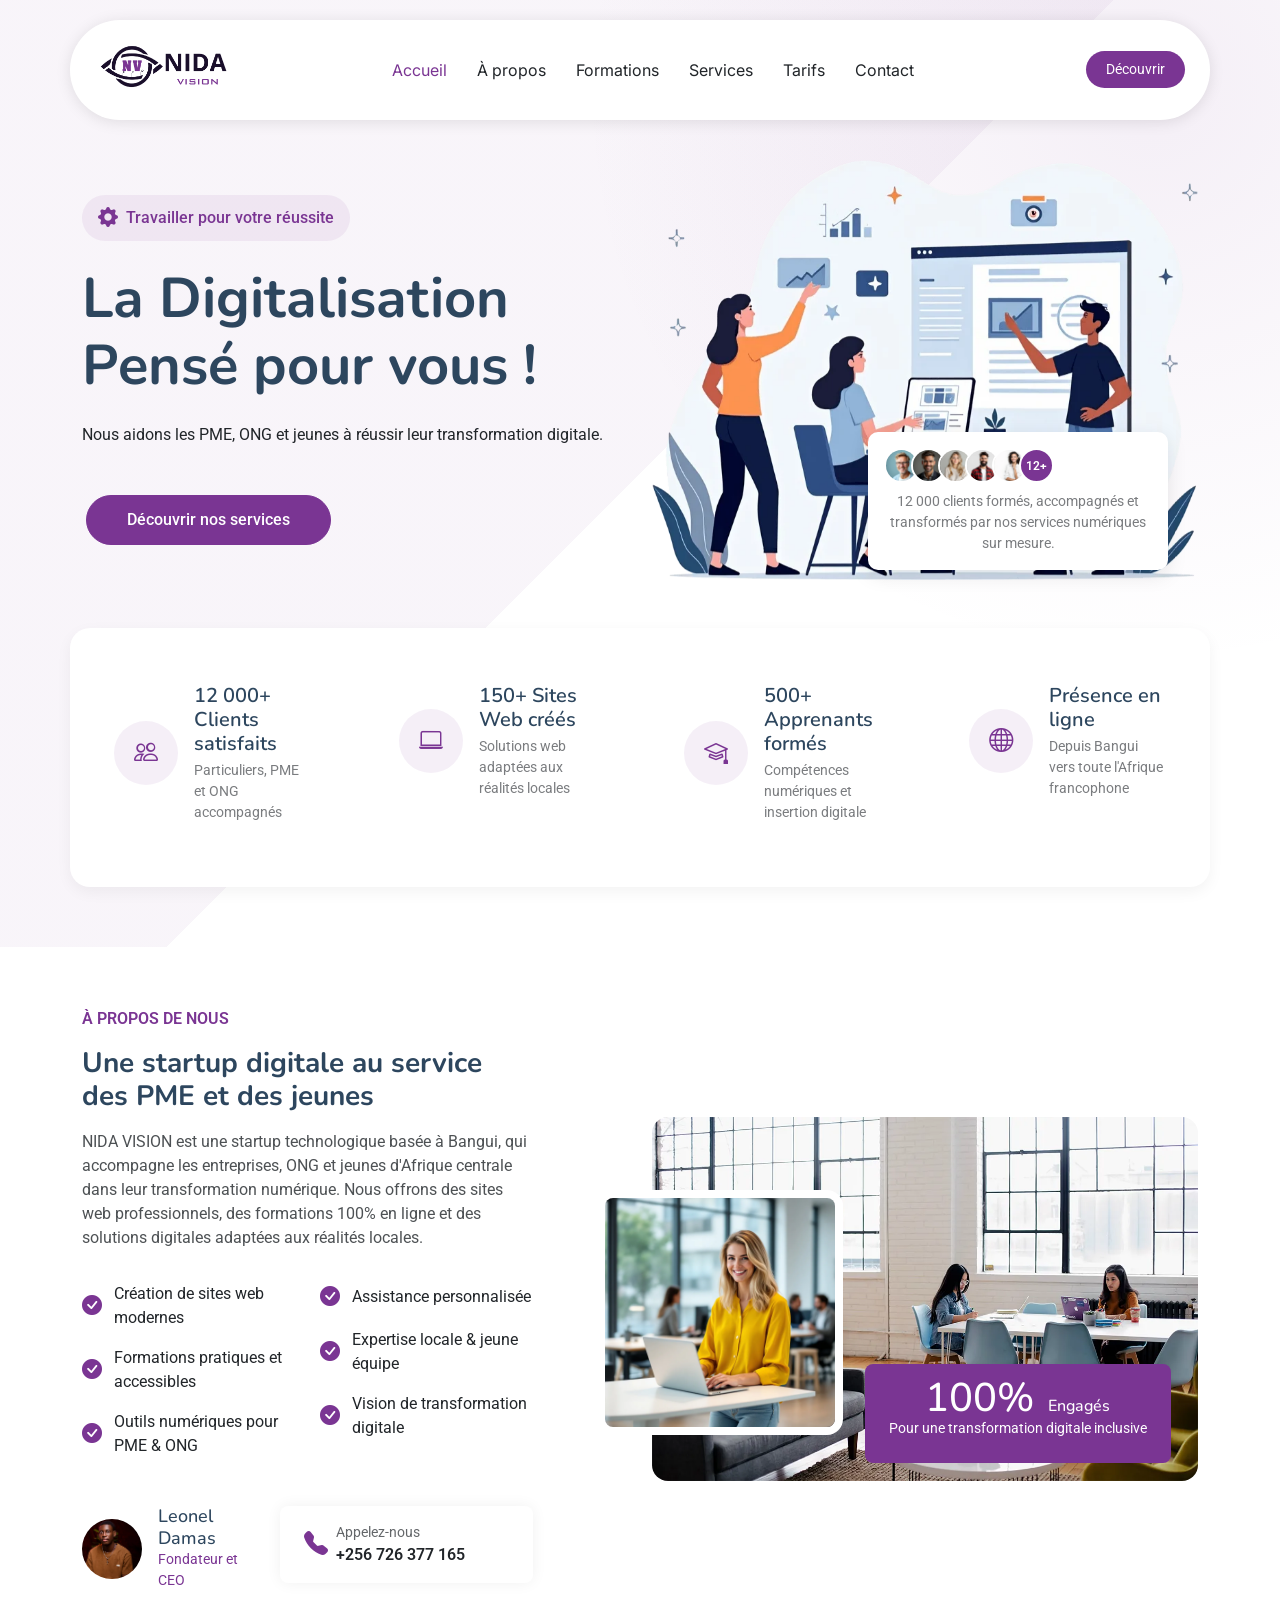
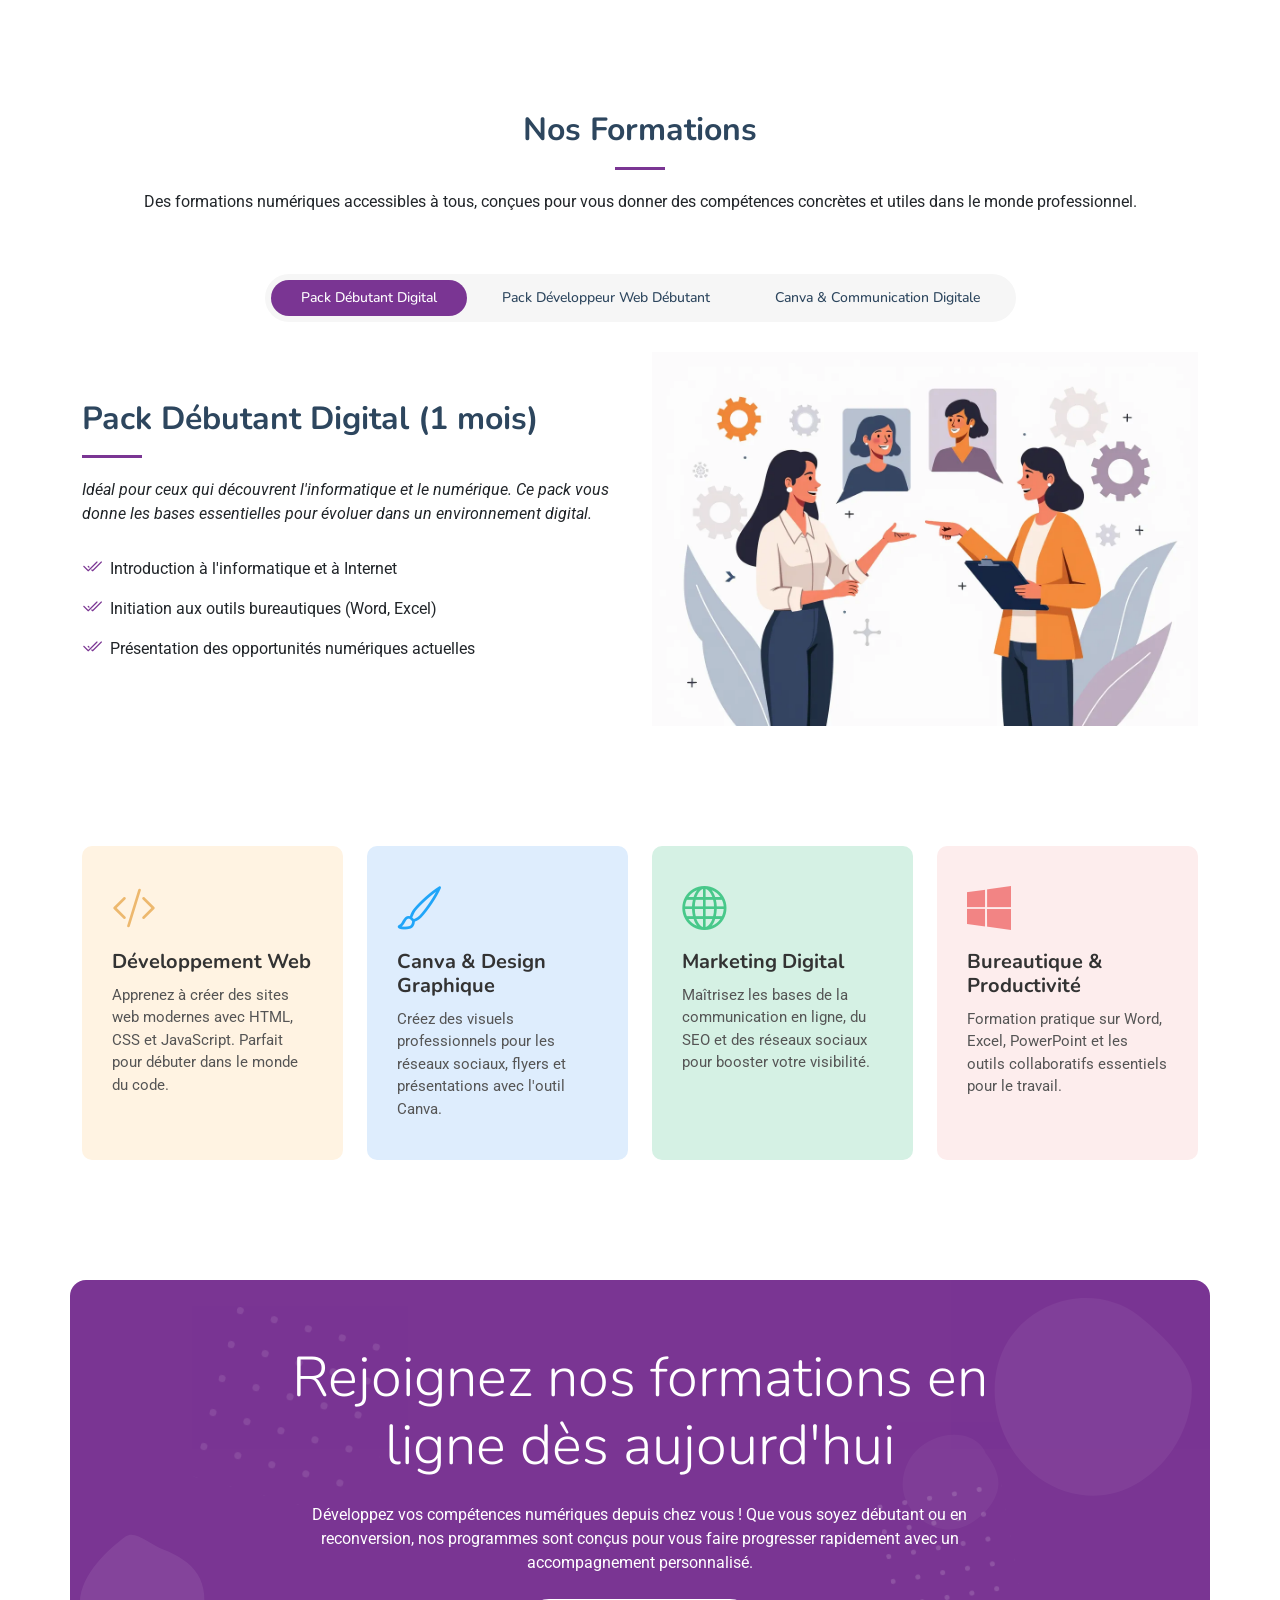
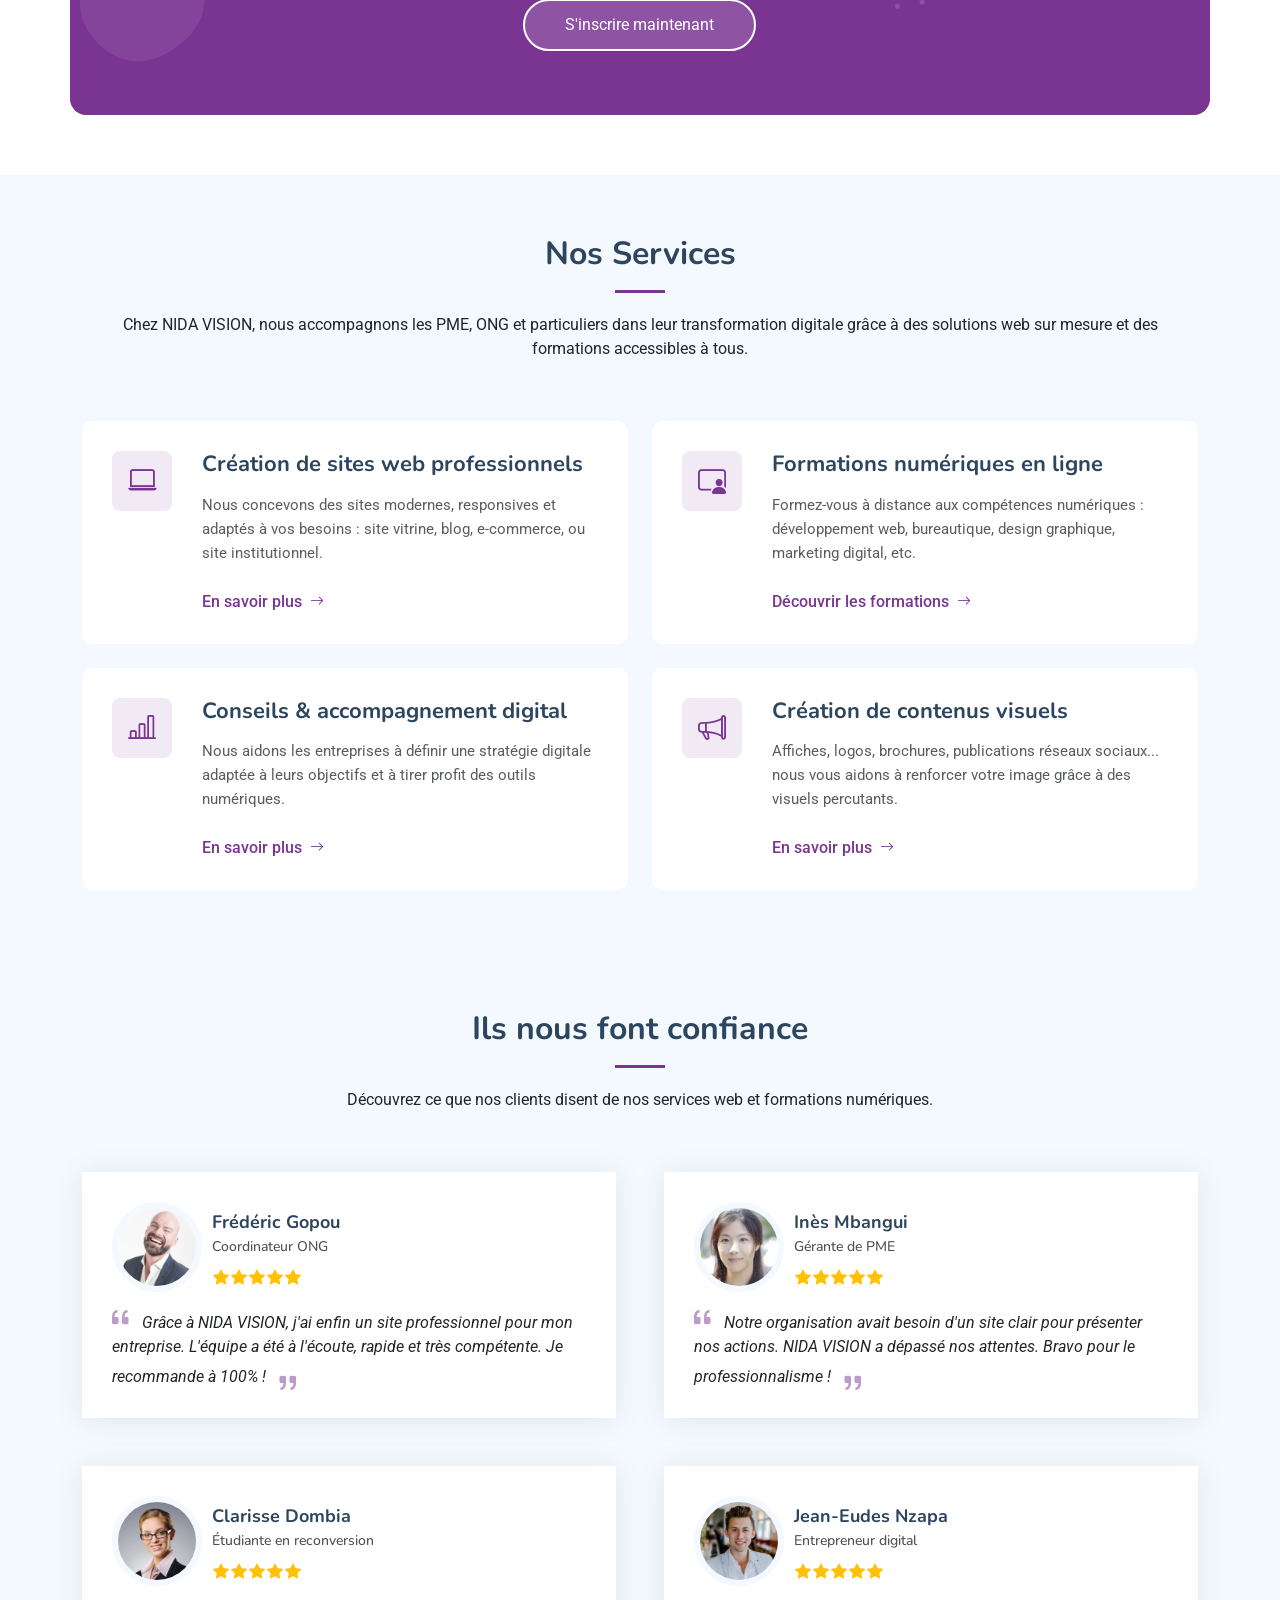
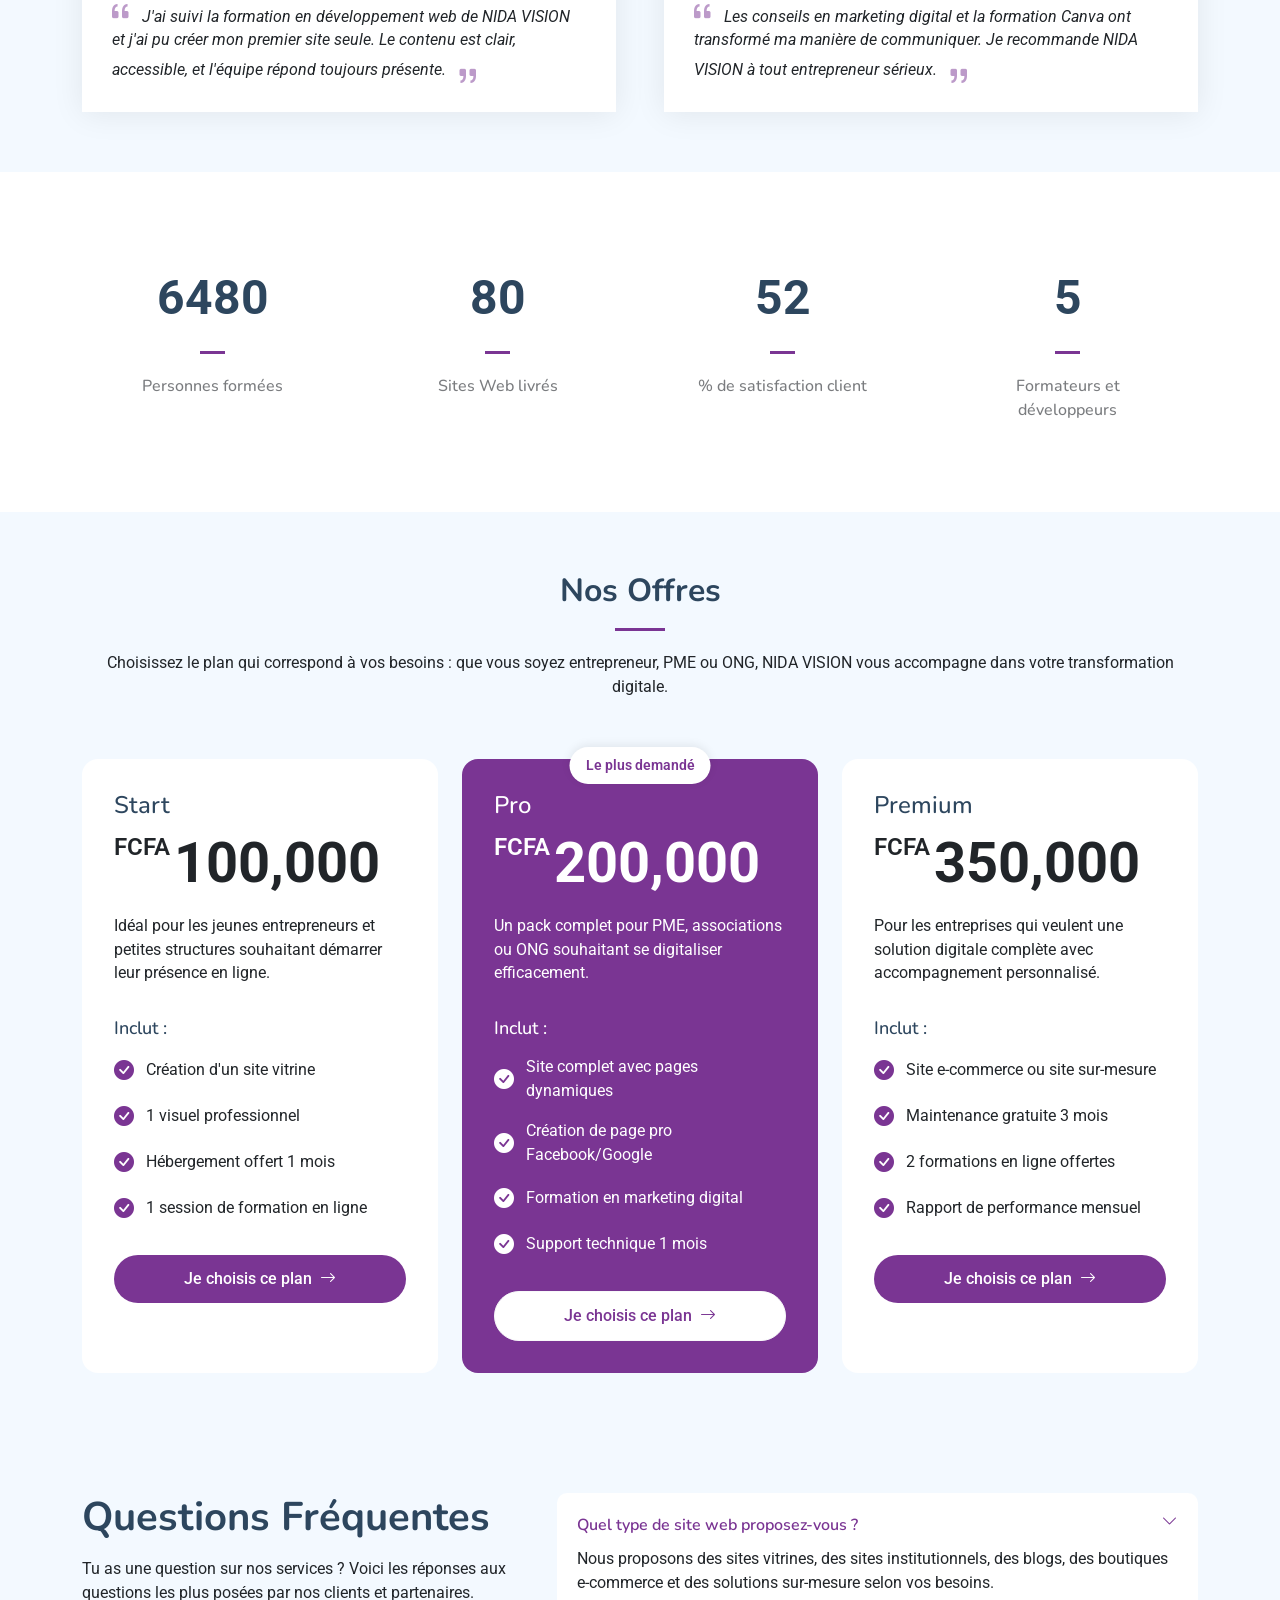
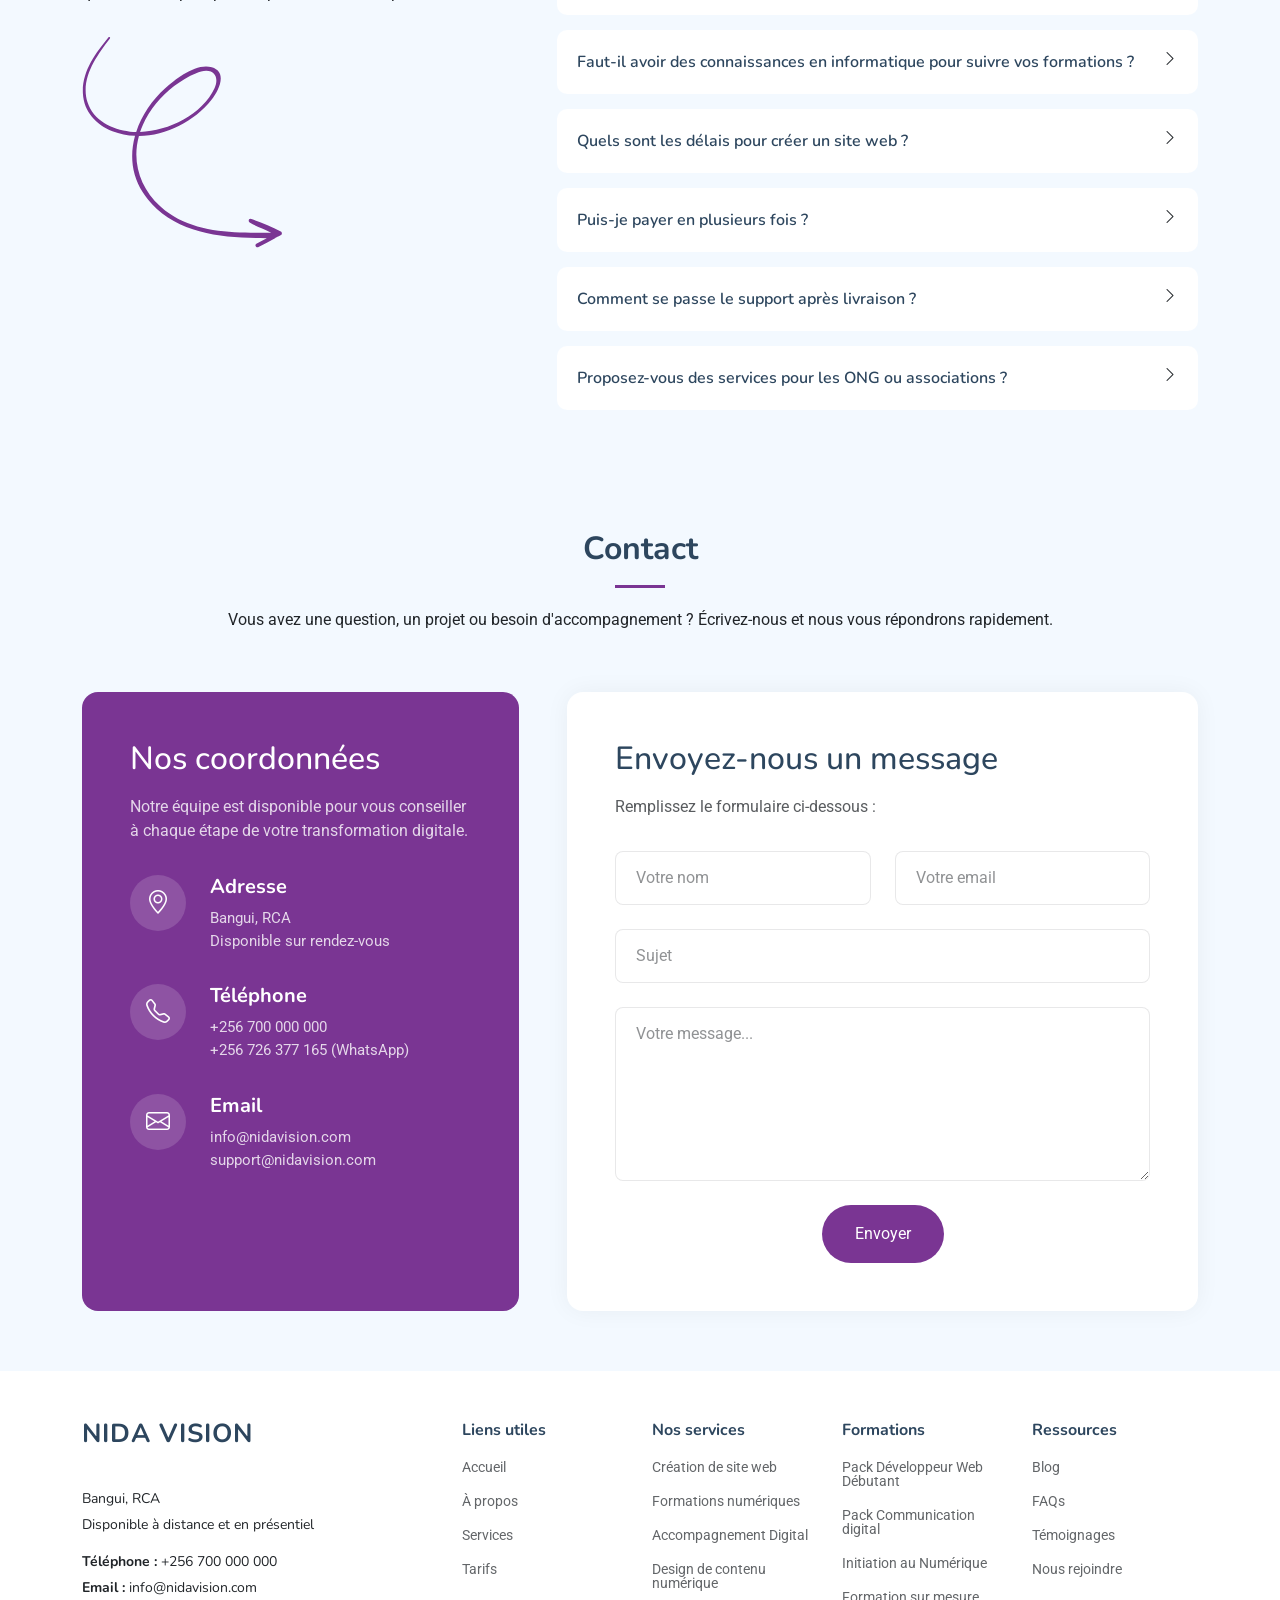
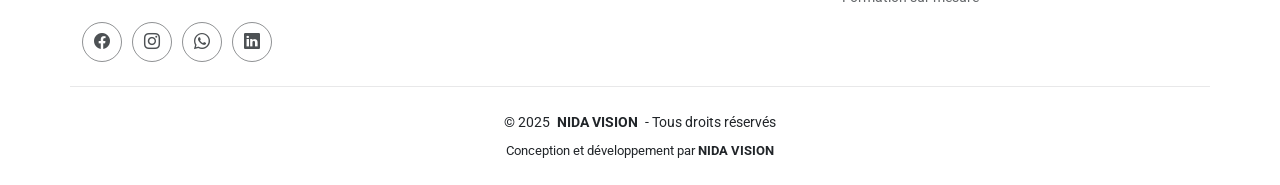
<file: index.html>
<!DOCTYPE html>
<html lang="en">

<head>
  <meta charset="utf-8">
  <meta name="viewport" content="width=device-width, initial-scale=1.0">
  
  <title>NIDA VISION | Création de sites web professionnels & Formations numériques en ligne</title>
  
  <meta name="description" content="NIDA VISION est une startup basée à Bangui, spécialisée dans la création de sites internet pour PME et ONG, et dans les formations pratiques aux compétences numériques. Rejoignez la transformation digitale en Centrafrique.">
  
  <meta name="keywords" content="Nida Vision, création site web Bangui, agence web Centrafrique, formation numérique RCA, startup digitale Afrique, développement web, formation WordPress, compétences digitales, apprentissage en ligne, digitalisation PME RCA">
  
  <meta name="NIDA VISION" content="NIDA VISION">
  

  <!-- Favicons -->
  <link href="assets/icons/web/favicon.ico" rel="icon">
  <link href="assets/icons/web/apple-touch-icon.png" rel="apple-touch-icon">
  <link href="assets/icons/web/icon-192.png" rel="icon" type="image/png" sizes="192x192">
  <link href="assets/icons/web/icon-512.png" rel="icon" type="image/png" sizes="512x512">
  
  <!-- Open Graph / Facebook -->
  <meta property="og:type" content="website">
  <meta property="og:url" content="https://nidavision.com/">
  <meta property="og:title" content="NIDA VISION | Création de sites web professionnels & Formations numériques">
  <meta property="og:description" content="NIDA VISION est une startup basée à Bangui, spécialisée dans la création de sites internet pour PME et ONG, et dans les formations pratiques aux compétences numériques.">
  <meta property="og:image" content="https://nidavision.com/assets/icons/web/icon-512.png">

  <!-- Twitter -->
  <meta property="twitter:card" content="summary_large_image">
  <meta property="twitter:url" content="https://nidavision.com/">
  <meta property="twitter:title" content="NIDA VISION | Création de sites web professionnels & Formations numériques">
  <meta property="twitter:description" content="NIDA VISION est une startup basée à Bangui, spécialisée dans la création de sites internet pour PME et ONG, et dans les formations pratiques aux compétences numériques.">
  <meta property="twitter:image" content="https://nidavision.com/assets/icons/web/icon-512.png">

  <!-- Fonts -->
  <link href="https://fonts.googleapis.com" rel="preconnect">
  <link href="https://fonts.gstatic.com" rel="preconnect" crossorigin>
  <link href="https://fonts.googleapis.com/css2?family=Roboto:ital,wght@0,100;0,300;0,400;0,500;0,700;0,900;1,100;1,300;1,400;1,500;1,700;1,900&family=Inter:wght@100;200;300;400;500;600;700;800;900&family=Nunito:ital,wght@0,200;0,300;0,400;0,500;0,600;0,700;0,800;0,900;1,200;1,300;1,400;1,500;1,600;1,700;1,800;1,900&display=swap" rel="stylesheet">

  <!-- Vendor CSS Files -->
  <link href="assets/vendor/bootstrap/css/bootstrap.min.css" rel="stylesheet">
  <link href="assets/vendor/bootstrap-icons/bootstrap-icons.css" rel="stylesheet">
  <link href="assets/vendor/aos/aos.css" rel="stylesheet">
  <link href="assets/vendor/glightbox/css/glightbox.min.css" rel="stylesheet">
  <link href="assets/vendor/swiper/swiper-bundle.min.css" rel="stylesheet">

  <!-- Main CSS File -->
  <link href="assets/css/main.css" rel="stylesheet">

  <!-- =======================================================
  * Template Name: iLanding
  * Template URL: https://bootstrapmade.com/ilanding-bootstrap-landing-page-template/
  * Updated: Nov 12 2024 with Bootstrap v5.3.3
  * Author: BootstrapMade.com
  * License: https://bootstrapmade.com/license/
  ======================================================== -->
</head>

<body class="index-page">

  <header id="header" class="header d-flex align-items-center fixed-top">
    <div class="header-container container-fluid container-xl position-relative d-flex align-items-center justify-content-between">

      <a href="index.html" class="logo d-flex align-items-center me-auto me-xl-0">
        <!-- Uncomment the line below if you also wish to use an image logo -->
        <img src="assets/logo/logo.png" alt=""> 
      </a>

      <nav id="navmenu" class="navmenu">
        <ul>
          <li><a href="#hero" class="active">Accueil</a></li>
          <li><a href="#about">À propos</a></li>
          <li><a href="#formation">Formations</a></li>
          <li><a href="#services">Services</a></li>
          <li><a href="#pricing">Tarifs</a></li>
          <li><a href="#contact">Contact</a></li>
        </ul>
        <i class="mobile-nav-toggle d-xl-none bi bi-list"></i>
      </nav>

      <a class="btn-getstarted" href="index.html#about">Découvrir</a>

    </div>
  </header>

  <main class="main">

    <!-- Hero Section -->
    <section id="hero" class="hero section">

      <div class="container" data-aos="fade-up" data-aos-delay="100">

        <div class="row align-items-center">
          <div class="col-lg-6">
            <div class="hero-content" data-aos="fade-up" data-aos-delay="200">
              <div class="company-badge mb-4">
                <i class="bi bi-gear-fill me-2"></i>
                Travailler pour votre réussite
              </div>

              <h1 class="mb-4">
                La Digitalisation<br>
                Pensé pour vous !<br>
                <span class="accent-text"></span>
              </h1>

              <p class="mb-4 mb-md-5">
                Nous aidons les PME, ONG et jeunes à réussir leur transformation digitale.
              </p>

              <div class="hero-buttons">
                <a href="#services" class="btn btn-primary me-0 me-sm-2 mx-1">Découvrir nos services</a>
              </div>
            </div>
          </div>

          <div class="col-lg-6">
            <div class="hero-image" data-aos="zoom-out" data-aos-delay="300">
              <img src="assets/img/illustration-1.webp" alt="Hero Image" class="img-fluid">

              <div class="customers-badge">
                <div class="customer-avatars">
                  <img src="assets/img/avatar-1.webp" alt="Customer 1" class="avatar">
                  <img src="assets/img/avatar-2.webp" alt="Customer 2" class="avatar">
                  <img src="assets/img/avatar-3.webp" alt="Customer 3" class="avatar">
                  <img src="assets/img/avatar-4.webp" alt="Customer 4" class="avatar">
                  <img src="assets/img/avatar-5.webp" alt="Customer 5" class="avatar">
                  <span class="avatar more">12+</span>
                </div>
                <p class="mb-0 mt-2">12 000 clients formés, accompagnés et transformés par nos services numériques sur mesure.</p>
              </div>
            </div>
          </div>
        </div>

        <div class="row stats-row gy-4 mt-5" data-aos="fade-up" data-aos-delay="500">
          <div class="col-lg-3 col-md-6">
            <div class="stat-item">
              <div class="stat-icon">
                <i class="bi bi-people"></i>
              </div>
              <div class="stat-content">
                <h4>12 000+ Clients satisfaits</h4>
                <p class="mb-0">Particuliers, PME et ONG accompagnés</p>
              </div>
            </div>
          </div>
          <div class="col-lg-3 col-md-6">
            <div class="stat-item">
              <div class="stat-icon">
                <i class="bi bi-laptop"></i>
              </div>
              <div class="stat-content">
                <h4>150+ Sites Web créés</h4>
                <p class="mb-0">Solutions web adaptées aux réalités locales</p>
              </div>
            </div>
          </div>
          <div class="col-lg-3 col-md-6">
            <div class="stat-item">
              <div class="stat-icon">
                <i class="bi bi-mortarboard"></i>
              </div>
              <div class="stat-content">
                <h4>500+ Apprenants formés</h4>
                <p class="mb-0">Compétences numériques et insertion digitale</p>
              </div>
            </div>
          </div>
          <div class="col-lg-3 col-md-6">
            <div class="stat-item">
              <div class="stat-icon">
                <i class="bi bi-globe"></i>
              </div>
              <div class="stat-content">
                <h4>Présence en ligne</h4>
                <p class="mb-0">Depuis Bangui vers toute l'Afrique francophone</p>
              </div>
            </div>
          </div>
        </div>        

    </section><!-- /Hero Section -->

    <!-- About Section -->
    <section id="about" class="about section">

      <div class="container" data-aos="fade-up" data-aos-delay="100">

        <div class="row gy-4 align-items-center justify-content-between">

          <div class="col-xl-5" data-aos="fade-up" data-aos-delay="200">
            <span class="about-meta">À PROPOS DE NOUS</span>
            <h2 class="about-title">Une startup digitale au service des PME et des jeunes</h2>
            <p class="about-description">
              NIDA VISION est une startup technologique basée à Bangui, qui accompagne les entreprises, ONG et jeunes d'Afrique centrale dans leur transformation numérique. 
              Nous offrons des sites web professionnels, des formations 100% en ligne et des solutions digitales adaptées aux réalités locales.
            </p>
          
            <div class="row feature-list-wrapper">
              <div class="col-md-6">
                <ul class="feature-list">
                  <li><i class="bi bi-check-circle-fill"></i> Création de sites web modernes</li>
                  <li><i class="bi bi-check-circle-fill"></i> Formations pratiques et accessibles</li>
                  <li><i class="bi bi-check-circle-fill"></i> Outils numériques pour PME & ONG</li>
                </ul>
              </div>
              <div class="col-md-6">
                <ul class="feature-list">
                  <li><i class="bi bi-check-circle-fill"></i> Assistance personnalisée</li>
                  <li><i class="bi bi-check-circle-fill"></i> Expertise locale & jeune équipe</li>
                  <li><i class="bi bi-check-circle-fill"></i> Vision de transformation digitale</li>
                </ul>
              </div>
            </div>
          
            <div class="info-wrapper">
              <div class="row gy-4">
                <div class="col-lg-5">
                  <div class="profile d-flex align-items-center gap-3">
                    <img src="assets/img/avatar-leonel.jpg" alt="Leonel Damas" class="profile-image">
                    <div>
                      <h4 class="profile-name">Leonel Damas</h4>
                      <p class="profile-position">Fondateur et CEO</p>
                    </div>
                  </div>
                </div>
                <div class="col-lg-7">
                  <div class="contact-info d-flex align-items-center gap-2">
                    <i class="bi bi-telephone-fill"></i>
                    <div>
                      <p class="contact-label">Appelez-nous</p>
                      <p class="contact-number">+256 726 377 165</p>
                    </div>
                  </div>
                </div>
              </div>
            </div>
          </div>
          
          <div class="col-xl-6" data-aos="fade-up" data-aos-delay="300">
            <div class="image-wrapper">
              <div class="images position-relative" data-aos="zoom-out" data-aos-delay="400">
                <img src="assets/img/about-5.webp" alt="Business Meeting" class="img-fluid main-image rounded-4">
                <img src="assets/img/about-2.webp" alt="Team Discussion" class="img-fluid small-image rounded-4">
              </div>
              <div class="experience-badge floating">
                <h3>100% <span>Engagés</span></h3>
                <p>Pour une transformation digitale inclusive</p>
              </div>              
            </div>
          </div>
        </div>

      </div>

    </section><!-- /About Section -->

  <!-- Formations Section -->
<section id="formation" class="features section">

  <!-- Section Title -->
  <div class="container section-title" data-aos="fade-up">
    <h2>Nos Formations</h2>
    <p>Des formations numériques accessibles à tous, conçues pour vous donner des compétences concrètes et utiles dans le monde professionnel.</p>
  </div><!-- End Section Title -->

  <div class="container">

    <div class="d-flex justify-content-center">

      <ul class="nav nav-tabs" data-aos="fade-up" data-aos-delay="100">

        <li class="nav-item">
          <a class="nav-link active show" data-bs-toggle="tab" data-bs-target="#features-tab-1">
            <h4>Pack Débutant Digital</h4>
          </a>
        </li>

        <li class="nav-item">
          <a class="nav-link" data-bs-toggle="tab" data-bs-target="#features-tab-2">
            <h4>Pack Développeur Web Débutant</h4>
          </a>
        </li>

        <li class="nav-item">
          <a class="nav-link" data-bs-toggle="tab" data-bs-target="#features-tab-3">
            <h4>Canva & Communication Digitale</h4>
          </a>
        </li>

      </ul>

    </div>

    <div class="tab-content" data-aos="fade-up" data-aos-delay="200">

      <!-- Pack 1 -->
      <div class="tab-pane fade active show" id="features-tab-1">
        <div class="row">
          <div class="col-lg-6 order-2 order-lg-1 mt-3 mt-lg-0 d-flex flex-column justify-content-center">
            <h3>Pack Débutant Digital (1 mois)</h3>
            <p class="fst-italic">
              Idéal pour ceux qui découvrent l'informatique et le numérique. Ce pack vous donne les bases essentielles pour évoluer dans un environnement digital.
            </p>
            <ul>
              <li><i class="bi bi-check2-all"></i> Introduction à l'informatique et à Internet</li>
              <li><i class="bi bi-check2-all"></i> Initiation aux outils bureautiques (Word, Excel)</li>
              <li><i class="bi bi-check2-all"></i> Présentation des opportunités numériques actuelles</li>
            </ul>
          </div>
          <div class="col-lg-6 order-1 order-lg-2 text-center">
            <img src="assets/img/features-illustration-3.webp" alt="Pack Débutant Digital" class="img-fluid">
          </div>
        </div>
      </div>

      <!-- Pack 2 (Dev Web) -->
      <div class="tab-pane fade" id="features-tab-2">
        <div class="row">
          <div class="col-lg-6 order-2 order-lg-1 mt-3 mt-lg-0 d-flex flex-column justify-content-center">
            <h3>Pack Développeur Web Débutant (2 mois)</h3>
            <p class="fst-italic">
              Cette formation vous initie au développement web, avec des bases solides en HTML, CSS et JavaScript. Elle est conçue pour ceux qui souhaitent commencer une carrière tech.
            </p>
            <ul>
              <li><i class="bi bi-check2-all"></i> Bases du HTML et structuration de pages web</li>
              <li><i class="bi bi-check2-all"></i> Mise en forme avec CSS (flex, grid, responsive)</li>
              <li><i class="bi bi-check2-all"></i> Introduction à JavaScript (interactions simples)</li>
              <li><i class="bi bi-check2-all"></i> Projet final : création d'un mini-site web</li>
            </ul>
          </div>
          <div class="col-lg-6 order-1 order-lg-2 text-center">
            <img src="assets/img/illustration-1.webp" alt="Formation Développeur Web" class="img-fluid">
          </div>
        </div>
      </div>

      <!-- Pack 3 -->
      <div class="tab-pane fade" id="features-tab-3">
        <div class="row">
          <div class="col-lg-6 order-2 order-lg-1 mt-3 mt-lg-0 d-flex flex-column justify-content-center">
            <h3>Canva & Communication Digitale (3 semaines)</h3>
            <ul>
              <li><i class="bi bi-check2-all"></i> Création de visuels professionnels avec Canva</li>
              <li><i class="bi bi-check2-all"></i> Notions de branding, identité visuelle et réseaux sociaux</li>
              <li><i class="bi bi-check2-all"></i> Outils gratuits pour les petites structures</li>
            </ul>
            <p class="fst-italic">
              Idéal pour les jeunes entrepreneurs, community managers débutants ou ONG souhaitant mieux communiquer en ligne.
            </p>
          </div>
          <div class="col-lg-6 order-1 order-lg-2 text-center">
            <img src="assets/img/features-illustration-2.webp" alt="Formation Canva" class="img-fluid">
          </div>
        </div>
      </div>

    </div>

  </div>

</section>
<!-- /Formations Section -->

    <!-- Features Cards Section -->
<section id="features-cards" class="features-cards section">
  <div class="container">
    <div class="row gy-4">

      <div class="col-xl-3 col-md-6" data-aos="zoom-in" data-aos-delay="100">
        <div class="feature-box orange">
          <i class="bi bi-code-slash"></i>
          <h4>Développement Web</h4>
          <p>Apprenez à créer des sites web modernes avec HTML, CSS et JavaScript. Parfait pour débuter dans le monde du code.</p>
        </div>
      </div><!-- End Feature Box-->

      <div class="col-xl-3 col-md-6" data-aos="zoom-in" data-aos-delay="200">
        <div class="feature-box blue">
          <i class="bi bi-brush"></i>
          <h4>Canva & Design Graphique</h4>
          <p>Créez des visuels professionnels pour les réseaux sociaux, flyers et présentations avec l'outil Canva.</p>
        </div>
      </div><!-- End Feature Box-->

      <div class="col-xl-3 col-md-6" data-aos="zoom-in" data-aos-delay="300">
        <div class="feature-box green">
          <i class="bi bi-globe"></i>
          <h4>Marketing Digital</h4>
          <p>Maîtrisez les bases de la communication en ligne, du SEO et des réseaux sociaux pour booster votre visibilité.</p>
        </div>
      </div><!-- End Feature Box-->

      <div class="col-xl-3 col-md-6" data-aos="zoom-in" data-aos-delay="400">
        <div class="feature-box red">
          <i class="bi bi-windows"></i>
          <h4>Bureautique & Productivité</h4>
          <p>Formation pratique sur Word, Excel, PowerPoint et les outils collaboratifs essentiels pour le travail.</p>
        </div>
      </div><!-- End Feature Box-->

    </div>
  </div>
</section>
<!-- /Features Cards Section -->

   <!-- Call To Action Section -->
<section id="call-to-action" class="call-to-action section">

  <div class="container" data-aos="fade-up" data-aos-delay="100">

    <div class="row content justify-content-center align-items-center position-relative">
      <div class="col-lg-8 mx-auto text-center">
        <h2 class="display-4 mb-4">Rejoignez nos formations en ligne dès aujourd'hui</h2>
        <p class="mb-4">Développez vos compétences numériques depuis chez vous ! Que vous soyez débutant ou en reconversion, nos programmes sont conçus pour vous faire progresser rapidement avec un accompagnement personnalisé.</p>
        <a href="formation-application.html" target="_blank" class="btn btn-cta">S'inscrire maintenant</a>
      </div>

      <!-- Abstract Background Elements -->
      <div class="shape shape-1">
        <svg viewBox="0 0 200 200" xmlns="http://www.w3.org/2000/svg">
          <path d="M47.1,-57.1C59.9,-45.6,68.5,-28.9,71.4,-10.9C74.2,7.1,71.3,26.3,61.5,41.1C51.7,55.9,35,66.2,16.9,69.2C-1.3,72.2,-21,67.8,-36.9,57.9C-52.8,48,-64.9,32.6,-69.1,15.1C-73.3,-2.4,-69.5,-22,-59.4,-37.1C-49.3,-52.2,-32.8,-62.9,-15.7,-64.9C1.5,-67,34.3,-68.5,47.1,-57.1Z" transform="translate(100 100)"></path>
        </svg>
      </div>

      <div class="shape shape-2">
        <svg viewBox="0 0 200 200" xmlns="http://www.w3.org/2000/svg">
          <path d="M41.3,-49.1C54.4,-39.3,66.6,-27.2,71.1,-12.1C75.6,3,72.4,20.9,63.3,34.4C54.2,47.9,39.2,56.9,23.2,62.3C7.1,67.7,-10,69.4,-24.8,64.1C-39.7,58.8,-52.3,46.5,-60.1,31.5C-67.9,16.4,-70.9,-1.4,-66.3,-16.6C-61.8,-31.8,-49.7,-44.3,-36.3,-54C-22.9,-63.7,-8.2,-70.6,3.6,-75.1C15.4,-79.6,28.2,-58.9,41.3,-49.1Z" transform="translate(100 100)"></path>
        </svg>
      </div>

      <!-- Dot Pattern Groups -->
      <div class="dots dots-1">
        <svg viewBox="0 0 100 100" xmlns="http://www.w3.org/2000/svg">
          <pattern id="dot-pattern" x="0" y="0" width="20" height="20" patternUnits="userSpaceOnUse">
            <circle cx="2" cy="2" r="2" fill="currentColor"></circle>
          </pattern>
          <rect width="100" height="100" fill="url(#dot-pattern)"></rect>
        </svg>
      </div>

      <div class="dots dots-2">
        <svg viewBox="0 0 100 100" xmlns="http://www.w3.org/2000/svg">
          <pattern id="dot-pattern-2" x="0" y="0" width="20" height="20" patternUnits="userSpaceOnUse">
            <circle cx="2" cy="2" r="2" fill="currentColor"></circle>
          </pattern>
          <rect width="100" height="100" fill="url(#dot-pattern-2)"></rect>
        </svg>
      </div>

      <div class="shape shape-3">
        <svg viewBox="0 0 200 200" xmlns="http://www.w3.org/2000/svg">
          <path d="M43.3,-57.1C57.4,-46.5,71.1,-32.6,75.3,-16.2C79.5,0.2,74.2,19.1,65.1,35.3C56,51.5,43.1,65,27.4,71.7C11.7,78.4,-6.8,78.3,-23.9,72.4C-41,66.5,-56.7,54.8,-65.4,39.2C-74.1,23.6,-75.8,4,-71.7,-13.2C-67.6,-30.4,-57.7,-45.2,-44.3,-56.1C-30.9,-67,-15.5,-74,0.7,-74.9C16.8,-75.8,33.7,-70.7,43.3,-57.1Z" transform="translate(100 100)"></path>
        </svg>
      </div>
    </div>

  </div>

</section>
<!-- /Call To Action Section -->

  <!-- Services Section -->
<section id="services" class="services section light-background">

  <!-- Section Title -->
  <div class="container section-title" data-aos="fade-up">
    <h2>Nos Services</h2>
    <p>Chez NIDA VISION, nous accompagnons les PME, ONG et particuliers dans leur transformation digitale grâce à des solutions web sur mesure et des formations accessibles à tous.</p>
  </div><!-- End Section Title -->

  <div class="container" data-aos="fade-up" data-aos-delay="100">
    <div class="row g-4">

      <div class="col-lg-6" data-aos="fade-up" data-aos-delay="100">
        <div class="service-card d-flex">
          <div class="icon flex-shrink-0">
            <i class="bi bi-laptop"></i>
          </div>
          <div>
            <h3>Création de sites web professionnels</h3>
            <p>Nous concevons des sites modernes, responsives et adaptés à vos besoins : site vitrine, blog, e-commerce, ou site institutionnel.</p>
            <a href="service-web.html" class="read-more">En savoir plus <i class="bi bi-arrow-right"></i></a>
          </div>
        </div>
      </div><!-- End Service Card -->

      <div class="col-lg-6" data-aos="fade-up" data-aos-delay="200">
        <div class="service-card d-flex">
          <div class="icon flex-shrink-0">
            <i class="bi bi-person-video3"></i>
          </div>
          <div>
            <h3>Formations numériques en ligne</h3>
            <p>Formez-vous à distance aux compétences numériques : développement web, bureautique, design graphique, marketing digital, etc.</p>
            <a href="service-formation.html" class="read-more">Découvrir les formations <i class="bi bi-arrow-right"></i></a>
          </div>
        </div>
      </div><!-- End Service Card -->

      <div class="col-lg-6" data-aos="fade-up" data-aos-delay="300">
        <div class="service-card d-flex">
          <div class="icon flex-shrink-0">
            <i class="bi bi-bar-chart-line"></i>
          </div>
          <div>
            <h3>Conseils & accompagnement digital</h3>
            <p>Nous aidons les entreprises à définir une stratégie digitale adaptée à leurs objectifs et à tirer profit des outils numériques.</p>
            <a href="service-conseil.html" class="read-more">En savoir plus <i class="bi bi-arrow-right"></i></a>
          </div>
        </div>
      </div><!-- End Service Card -->

      <div class="col-lg-6" data-aos="fade-up" data-aos-delay="400">
        <div class="service-card d-flex">
          <div class="icon flex-shrink-0">
            <i class="bi bi-megaphone"></i>
          </div>
          <div>
            <h3>Création de contenus visuels</h3>
            <p>Affiches, logos, brochures, publications réseaux sociaux... nous vous aidons à renforcer votre image grâce à des visuels percutants.</p>
            <a href="service-visuel.html" class="read-more">En savoir plus <i class="bi bi-arrow-right"></i></a>
          </div>
        </div>
      </div><!-- End Service Card -->

    </div>
  </div>
</section><!-- /Services Section -->


    <!-- Clients Section -->
     <!-- 
     <section id="clients" class="clients section">

      <div class="container" data-aos="fade-up" data-aos-delay="100">

        <div class="swiper init-swiper">
          <script type="application/json" class="swiper-config">
            {
              "loop": true,
              "speed": 600,
              "autoplay": {
                "delay": 5000
              },
              "slidesPerView": "auto",
              "pagination": {
                "el": ".swiper-pagination",
                "type": "bullets",
                "clickable": true
              },
              "breakpoints": {
                "320": {
                  "slidesPerView": 2,
                  "spaceBetween": 40
                },
                "480": {
                  "slidesPerView": 3,
                  "spaceBetween": 60
                },
                "640": {
                  "slidesPerView": 4,
                  "spaceBetween": 80
                },
                "992": {
                  "slidesPerView": 6,
                  "spaceBetween": 120
                }
              }
            }
          </script>
          <div class="swiper-wrapper align-items-center">
            <div class="swiper-slide"><img src="assets/img/clients/client-1.png" class="img-fluid" alt=""></div>
            <div class="swiper-slide"><img src="assets/img/clients/client-2.png" class="img-fluid" alt=""></div>
            <div class="swiper-slide"><img src="assets/img/clients/client-3.png" class="img-fluid" alt=""></div>
            <div class="swiper-slide"><img src="assets/img/clients/client-4.png" class="img-fluid" alt=""></div>
            <div class="swiper-slide"><img src="assets/img/clients/client-5.png" class="img-fluid" alt=""></div>
            <div class="swiper-slide"><img src="assets/img/clients/client-6.png" class="img-fluid" alt=""></div>
            <div class="swiper-slide"><img src="assets/img/clients/client-7.png" class="img-fluid" alt=""></div>
            <div class="swiper-slide"><img src="assets/img/clients/client-8.png" class="img-fluid" alt=""></div>
          </div>
          <div class="swiper-pagination"></div>
        </div>

      </div>

    </section>
     -->
   <!-- /Clients Section -->

   <!-- Testimonials Section -->
<section id="testimonials" class="testimonials section light-background">

  <!-- Section Title -->
  <div class="container section-title" data-aos="fade-up">
    <h2>Ils nous font confiance</h2>
    <p>Découvrez ce que nos clients disent de nos services web et formations numériques.</p>
  </div><!-- End Section Title -->

  <div class="container">
    <div class="row g-5">

      <div class="col-lg-6" data-aos="fade-up" data-aos-delay="100">
        <div class="testimonial-item">
          <img src="assets/img/testimonials/testimonials-1.jpg" class="testimonial-img" alt="">
          <h3>Frédéric Gopou</h3>
          <h4>Coordinateur ONG</h4>
          <div class="stars">
            <i class="bi bi-star-fill"></i><i class="bi bi-star-fill"></i><i class="bi bi-star-fill"></i><i class="bi bi-star-fill"></i><i class="bi bi-star-fill"></i>
          </div>
          <p>
            <i class="bi bi-quote quote-icon-left"></i>
            <span>Grâce à NIDA VISION, j'ai enfin un site professionnel pour mon entreprise. L'équipe a été à l'écoute, rapide et très compétente. Je recommande à 100% !</span>
            <i class="bi bi-quote quote-icon-right"></i>
          </p>
        </div>
      </div><!-- End testimonial item -->

      <div class="col-lg-6" data-aos="fade-up" data-aos-delay="200">
        <div class="testimonial-item">
          <img src="assets/img/testimonials/testimonials-2.jpg" class="testimonial-img" alt="">
          <h3>Inès Mbangui</h3>
          <h4>Gérante de PME</h4>
          <div class="stars">
            <i class="bi bi-star-fill"></i><i class="bi bi-star-fill"></i><i class="bi bi-star-fill"></i><i class="bi bi-star-fill"></i><i class="bi bi-star-fill"></i>
          </div>
          <p>
            <i class="bi bi-quote quote-icon-left"></i>
            <span>Notre organisation avait besoin d'un site clair pour présenter nos actions. NIDA VISION a dépassé nos attentes. Bravo pour le professionnalisme !</span>
            <i class="bi bi-quote quote-icon-right"></i>
          </p>
        </div>
      </div><!-- End testimonial item -->

      <div class="col-lg-6" data-aos="fade-up" data-aos-delay="300">
        <div class="testimonial-item">
          <img src="assets/img/testimonials/testimonials-3.jpg" class="testimonial-img" alt="">
          <h3>Clarisse Dombia</h3>
          <h4>Étudiante en reconversion</h4>
          <div class="stars">
            <i class="bi bi-star-fill"></i><i class="bi bi-star-fill"></i><i class="bi bi-star-fill"></i><i class="bi bi-star-fill"></i><i class="bi bi-star-fill"></i>
          </div>
          <p>
            <i class="bi bi-quote quote-icon-left"></i>
            <span>J'ai suivi la formation en développement web de NIDA VISION et j'ai pu créer mon premier site seule. Le contenu est clair, accessible, et l'équipe répond toujours présente.</span>
            <i class="bi bi-quote quote-icon-right"></i>
          </p>
        </div>
      </div><!-- End testimonial item -->

      <div class="col-lg-6" data-aos="fade-up" data-aos-delay="400">
        <div class="testimonial-item">
          <img src="assets/img/testimonials/testimonials-4.jpg" class="testimonial-img" alt="">
          <h3>Jean-Eudes Nzapa</h3>
          <h4>Entrepreneur digital</h4>
          <div class="stars">
            <i class="bi bi-star-fill"></i><i class="bi bi-star-fill"></i><i class="bi bi-star-fill"></i><i class="bi bi-star-fill"></i><i class="bi bi-star-fill"></i>
          </div>
          <p>
            <i class="bi bi-quote quote-icon-left"></i>
            <span>Les conseils en marketing digital et la formation Canva ont transformé ma manière de communiquer. Je recommande NIDA VISION à tout entrepreneur sérieux.</span>
            <i class="bi bi-quote quote-icon-right"></i>
          </p>
        </div>
      </div><!-- End testimonial item -->

    </div>
  </div>
</section><!-- /Testimonials Section -->


  <!-- Stats Section -->
<section id="stats" class="stats section">

  <div class="container" data-aos="fade-up" data-aos-delay="100">

    <div class="row gy-4">

      <div class="col-lg-3 col-md-6">
        <div class="stats-item text-center w-100 h-100">
          <span data-purecounter-start="0" data-purecounter-end="12000" data-purecounter-duration="2" class="purecounter"></span>
          <p>Personnes formées</p>
        </div>
      </div><!-- End Stats Item -->

      <div class="col-lg-3 col-md-6">
        <div class="stats-item text-center w-100 h-100">
          <span data-purecounter-start="0" data-purecounter-end="150" data-purecounter-duration="2" class="purecounter"></span>
          <p>Sites Web livrés</p>
        </div>
      </div><!-- End Stats Item -->

      <div class="col-lg-3 col-md-6">
        <div class="stats-item text-center w-100 h-100">
          <span data-purecounter-start="0" data-purecounter-end="98" data-purecounter-duration="2" class="purecounter"></span>
          <p>% de satisfaction client</p>
        </div>
      </div><!-- End Stats Item -->

      <div class="col-lg-3 col-md-6">
        <div class="stats-item text-center w-100 h-100">
          <span data-purecounter-start="0" data-purecounter-end="10" data-purecounter-duration="2" class="purecounter"></span>
          <p>Formateurs et développeurs</p>
        </div>
      </div><!-- End Stats Item -->

    </div>

  </div>

</section><!-- /Stats Section -->
   <!-- Pricing Section -->
<section id="pricing" class="pricing section light-background">

  <!-- Section Title -->
  <div class="container section-title" data-aos="fade-up">
    <h2>Nos Offres</h2>
    <p>Choisissez le plan qui correspond à vos besoins : que vous soyez entrepreneur, PME ou ONG, NIDA VISION vous accompagne dans votre transformation digitale.</p>
  </div><!-- End Section Title -->

  <div class="container" data-aos="fade-up" data-aos-delay="100">

    <div class="row g-4 justify-content-center">

      <!-- Start Plan -->
      <div class="col-lg-4" data-aos="fade-up" data-aos-delay="100">
        <div class="pricing-card">
          <h3>Start</h3>
          <div class="price">
            <span class="currency">FCFA</span>
            <span class="amount">100,000</span>
          </div>
          <p class="description">Idéal pour les jeunes entrepreneurs et petites structures souhaitant démarrer leur présence en ligne.</p>

          <h4>Inclut :</h4>
          <ul class="features-list">
            <li><i class="bi bi-check-circle-fill"></i> Création d'un site vitrine</li>
            <li><i class="bi bi-check-circle-fill"></i> 1 visuel professionnel</li>
            <li><i class="bi bi-check-circle-fill"></i> Hébergement offert 1 mois</li>
            <li><i class="bi bi-check-circle-fill"></i> 1 session de formation en ligne</li>
          </ul>

          <a href="" class="btn btn-primary" data-bs-toggle="modal" data-bs-target="#planModal" data-plan="Start">
            Je choisis ce plan
            <i class="bi bi-arrow-right"></i>
          </a>
        </div>
      </div>

      <!-- Pro Plan -->
      <div class="col-lg-4" data-aos="fade-up" data-aos-delay="200">
        <div class="pricing-card popular">
          <div class="popular-badge">Le plus demandé</div>
          <h3>Pro</h3>
          <div class="price">
            <span class="currency">FCFA</span>
            <span class="amount">200,000</span>
          </div>
          <p class="description">Un pack complet pour PME, associations ou ONG souhaitant se digitaliser efficacement.</p>

          <h4>Inclut :</h4>
          <ul class="features-list">
            <li><i class="bi bi-check-circle-fill"></i> Site complet avec pages dynamiques</li>
            <li><i class="bi bi-check-circle-fill"></i> Création de page pro Facebook/Google</li>
            <li><i class="bi bi-check-circle-fill"></i> Formation en marketing digital</li>
            <li><i class="bi bi-check-circle-fill"></i> Support technique 1 mois</li>
          </ul>

          <a href="https://forms.gle/ton-form" class="btn btn-light" data-bs-toggle="modal" data-bs-target="#planModal" data-plan="Pro">
            Je choisis ce plan
            <i class="bi bi-arrow-right"></i>
          </a>
        </div>
      </div>

      <!-- Premium Plan -->
      <div class="col-lg-4" data-aos="fade-up" data-aos-delay="300">
        <div class="pricing-card">
          <h3>Premium</h3>
          <div class="price">
            <span class="currency">FCFA</span>
            <span class="amount">350,000</span>
          </div>
          <p class="description">Pour les entreprises qui veulent une solution digitale complète avec accompagnement personnalisé.</p>

          <h4>Inclut :</h4>
          <ul class="features-list">
            <li><i class="bi bi-check-circle-fill"></i> Site e-commerce ou site sur-mesure</li>
            <li><i class="bi bi-check-circle-fill"></i> Maintenance gratuite 3 mois</li>
            <li><i class="bi bi-check-circle-fill"></i> 2 formations en ligne offertes</li>
            <li><i class="bi bi-check-circle-fill"></i> Rapport de performance mensuel</li>
          </ul>

          <a href="https://forms.gle/ton-form" class="btn btn-primary" data-bs-toggle="modal" data-bs-target="#planModal" data-plan="Premium">
            Je choisis ce plan
            <i class="bi bi-arrow-right"></i>
          </a>
        </div>
      </div>
    </div>
  </div>
  <!-- Modal Form -->
<div class="modal fade" id="planModal" tabindex="-1" aria-labelledby="planModalLabel" aria-hidden="true">
  <div class="modal-dialog modal-dialog-centered">
    <div class="modal-content p-0" style="border-radius:1rem;overflow:hidden;">
      <form id="planModalForm" class="php-email-form" action="https://formsubmit.co/ajax/engineerdamas1@gmail.com" method="POST" style="background-color:var(--surface-color,#fff);padding:2rem 2rem 1rem 2rem;">
        <input type="hidden" name="_subject" value="Nouvelle demande de plan via NIDA VISION">
        <input type="hidden" name="Plan choisi" id="selectedPlan">
        <input type="hidden" name="_captcha" value="false">
        <div class="modal-header border-0 pb-0" style="background:transparent;">
          <h5 class="modal-title" id="planModalLabel">Demande d'abonnement</h5>
          <button type="button" class="btn-close" data-bs-dismiss="modal" aria-label="Fermer"></button>
        </div>
        <div class="modal-body pt-0">
          <div class="contact-form text-center mb-3 mt-4">
            <p>Remplissez le formulaire ci-dessous :</p>
          </div>
          <div class="row gy-4">
            <div class="col-12">
              <input type="text" name="Nom" class="form-control" placeholder="Nom complet" required>
            </div>
            <div class="col-12">
              <input type="email" name="Email" class="form-control" placeholder="Adresse email" required>
            </div>
            <div class="col-12">
              <textarea name="Message" rows="3" class="form-control" placeholder="Message"></textarea>
            </div>
            <div class="col-12">
              <div class="php-email-form my-3">
                <div class="loading">Envoi en cours...</div>
                <div class="error-message"></div>
                <div class="sent-message">Votre demande a bien été envoyée. Merci !</div>
              </div>
            </div>
            <div class="col-12 text-center">
              <button type="submit" class="btn">Envoyer</button>
            </div>
          </div>
        </div>
      </form>
    </div>
  </div>
</div>
<!-- Modal de confirmation -->
<div class="modal fade" id="planSuccessModal" tabindex="-1" aria-hidden="true">
  <div class="modal-dialog modal-dialog-centered">
    <div class="modal-content p-4 text-center">
      <i class="bi bi-check-circle display-4 text-success mb-3"></i>
      <h5 class="modal-title mb-2">Demande envoyée !</h5>
      <p class="mb-0">Merci pour votre demande d'abonnement.<br>Nous vous enverons un mail pour confirmer l'inscription.</p>
      <button type="button" class="btn btn-primary mt-3" data-bs-dismiss="modal">Fermer</button>
    </div>
  </div>
</div>
<script>
  document.addEventListener("DOMContentLoaded", function () {
    const planForm = document.getElementById('planModalForm');
    if (planForm) {
      planForm.addEventListener('submit', function (e) {
        e.preventDefault();
        const loading = planForm.querySelector('.loading');
        const errorMsg = planForm.querySelector('.error-message');
        const sentMsg = planForm.querySelector('.sent-message');
        loading.style.display = 'block';
        errorMsg.style.display = 'none';
        sentMsg.style.display = 'none';
        const formData = new FormData(planForm);
        fetch('https://formsubmit.co/ajax/engineerdamas1@gmail.com', {
          method: 'POST',
          body: formData
        })
        .then(response => response.ok ? response.json() : Promise.reject(response))
        .then(() => {
          loading.style.display = 'none';
          planForm.reset();
          const modal = bootstrap.Modal.getOrCreateInstance(document.getElementById('planSuccessModal'));
          modal.show();
          setTimeout(() => {
            const planModal = bootstrap.Modal.getOrCreateInstance(document.getElementById('planModal'));
            planModal.hide();
          }, 500);
        })
        .catch(() => {
          loading.style.display = 'none';
          errorMsg.style.display = 'block';
          errorMsg.textContent = 'Une erreur est survenue. Merci de réessayer plus tard.';
        });
      });
    }
  });
</script>
</section><!-- /Pricing Section -->


    <!-- Faq Section -->
<section class="faq-9 faq section light-background" id="faq">

  <div class="container">
    <div class="row">

      <div class="col-lg-5" data-aos="fade-up">
        <h2 class="faq-title">Questions Fréquentes</h2>
        <p class="faq-description">Tu as une question sur nos services ? Voici les réponses aux questions les plus posées par nos clients et partenaires.</p>
        <div class="faq-arrow d-none d-lg-block" data-aos="fade-up" data-aos-delay="200">
          <div class="faq-arrow d-none d-lg-block" data-aos="fade-up" data-aos-delay="200">
            <svg class="faq-arrow" width="200" height="211" viewBox="0 0 200 211" fill="none" xmlns="http://www.w3.org/2000/svg">
              <path d="M198.804 194.488C189.279 189.596 179.529 185.52 169.407 182.07L169.384 182.049C169.227 181.994 169.07 181.939 168.912 181.884C166.669 181.139 165.906 184.546 167.669 185.615C174.053 189.473 182.761 191.837 189.146 195.695C156.603 195.912 119.781 196.591 91.266 179.049C62.5221 161.368 48.1094 130.695 56.934 98.891C84.5539 98.7247 112.556 84.0176 129.508 62.667C136.396 53.9724 146.193 35.1448 129.773 30.2717C114.292 25.6624 93.7109 41.8875 83.1971 51.3147C70.1109 63.039 59.63 78.433 54.2039 95.0087C52.1221 94.9842 50.0776 94.8683 48.0703 94.6608C30.1803 92.8027 11.2197 83.6338 5.44902 65.1074C-1.88449 41.5699 14.4994 19.0183 27.9202 1.56641C28.6411 0.625793 27.2862 -0.561638 26.5419 0.358501C13.4588 16.4098 -0.221091 34.5242 0.896608 56.5659C1.8218 74.6941 14.221 87.9401 30.4121 94.2058C37.7076 97.0203 45.3454 98.5003 53.0334 98.8449C47.8679 117.532 49.2961 137.487 60.7729 155.283C87.7615 197.081 139.616 201.147 184.786 201.155L174.332 206.827C172.119 208.033 174.345 211.287 176.537 210.105C182.06 207.125 187.582 204.122 193.084 201.144C193.346 201.147 195.161 199.887 195.423 199.868C197.08 198.548 193.084 201.144 195.528 199.81C196.688 199.192 197.846 198.552 199.006 197.935C200.397 197.167 200.007 195.087 198.804 194.488ZM60.8213 88.0427C67.6894 72.648 78.8538 59.1566 92.1207 49.0388C98.8475 43.9065 106.334 39.2953 114.188 36.1439C117.295 34.8947 120.798 33.6609 124.168 33.635C134.365 33.5511 136.354 42.9911 132.638 51.031C120.47 77.4222 86.8639 93.9837 58.0983 94.9666C58.8971 92.6666 59.783 90.3603 60.8213 88.0427Z" fill="currentColor"></path>
            </svg>
          </div>
           </div>
      </div>

      <div class="col-lg-7" data-aos="fade-up" data-aos-delay="300">
        <div class="faq-container">

          <div class="faq-item faq-active">
            <h3>Quel type de site web proposez-vous ?</h3>
            <div class="faq-content">
              <p>Nous proposons des sites vitrines, des sites institutionnels, des blogs, des boutiques e-commerce et des solutions sur-mesure selon vos besoins.</p>
            </div>
            <i class="faq-toggle bi bi-chevron-right"></i>
          </div>

          <div class="faq-item">
            <h3>Faut-il avoir des connaissances en informatique pour suivre vos formations ?</h3>
            <div class="faq-content">
              <p>Pas du tout ! Nos formations sont conçues pour les débutants. Nous partons des bases et vous accompagnons étape par étape.</p>
            </div>
            <i class="faq-toggle bi bi-chevron-right"></i>
          </div>

          <div class="faq-item">
            <h3>Quels sont les délais pour créer un site web ?</h3>
            <div class="faq-content">
              <p>En général, entre 5 et 10 jours ouvrables selon la complexité du projet. Nous travaillons efficacement tout en assurant la qualité.</p>
            </div>
            <i class="faq-toggle bi bi-chevron-right"></i>
          </div>

          <div class="faq-item">
            <h3>Puis-je payer en plusieurs fois ?</h3>
            <div class="faq-content">
              <p>Oui, nous proposons des facilités de paiement sur certains forfaits. Contacte-nous pour plus de détails.</p>
            </div>
            <i class="faq-toggle bi bi-chevron-right"></i>
          </div>

          <div class="faq-item">
            <h3>Comment se passe le support après livraison ?</h3>
            <div class="faq-content">
              <p>Nous assurons un support technique selon le plan choisi : 1 mois pour Start, 1 à 3 mois pour Pro et Premium, avec possibilité d'abonnement au support prolongé.</p>
            </div>
            <i class="faq-toggle bi bi-chevron-right"></i>
          </div>

          <div class="faq-item">
            <h3>Proposez-vous des services pour les ONG ou associations ?</h3>
            <div class="faq-content">
              <p>Oui ! Nous avons une offre adaptée aux associations et ONG avec des tarifs préférentiels et un accompagnement spécifique selon vos objectifs.</p>
            </div>
            <i class="faq-toggle bi bi-chevron-right"></i>
          </div>

        </div>
      </div>

    </div>
  </div>
</section><!-- /Faq Section -->

<!-- ======= Contact Section ======= -->
<section id="contact" class="contact section light-background">

  <!-- Titre de section -->
  <div class="container section-title" data-aos="fade-up">
    <h2>Contact</h2>
    <p>Vous avez une question, un projet ou besoin d'accompagnement ? Écrivez-nous et nous vous répondrons rapidement.</p>
  </div>

  <div class="container" data-aos="fade-up" data-aos-delay="100">
    <div class="row g-4 g-lg-5">

      <!-- Infos de contact -->
      <div class="col-lg-5">
        <div class="info-box" data-aos="fade-up" data-aos-delay="200">
          <h3>Nos coordonnées</h3>
          <p>Notre équipe est disponible pour vous conseiller à chaque étape de votre transformation digitale.</p>

          <div class="info-item" data-aos="fade-up" data-aos-delay="300">
            <div class="icon-box"><i class="bi bi-geo-alt"></i></div>
            <div class="content">
              <h4>Adresse</h4>
              <p>Bangui, RCA<br>Disponible sur rendez-vous</p>
            </div>
          </div>

          <div class="info-item" data-aos="fade-up" data-aos-delay="400">
            <div class="icon-box"><i class="bi bi-telephone"></i></div>
            <div class="content">
              <h4>Téléphone</h4>
              <p>+256 700 000 000<br>+256 726 377 165 <span>(WhatsApp)</span></p>
            </div>
          </div>

          <div class="info-item" data-aos="fade-up" data-aos-delay="500">
            <div class="icon-box"><i class="bi bi-envelope"></i></div>
            <div class="content">
              <h4>Email</h4>
              <p>info@nidavision.com<br>support@nidavision.com</p>
            </div>
          </div>
        </div>
      </div><!-- End infos -->

      <!-- Formulaire -->
      <div class="col-lg-7">
        <div class="contact-form" data-aos="fade-up" data-aos-delay="300">
          <h3>Envoyez-nous un message</h3>
          <p>Remplissez le formulaire ci-dessous :</p>

          <form id="contactForm" class="php-email-form">
            <!-- Champs cachés FormSubmit -->
            <input type="hidden" name="_subject" value="Nouveau message via le site NIDA VISION">
            <input type="hidden" name="_captcha" value="false">

            <div class="row gy-4">
              <div class="col-md-6">
                <input type="text" name="Nom" class="form-control" placeholder="Votre nom" required />
              </div>
              <div class="col-md-6">
                <input type="email" name="Email" class="form-control" placeholder="Votre email" required />
              </div>
              <div class="col-12">
                <input type="text" name="Sujet" class="form-control" placeholder="Sujet" required />
              </div>
              <div class="col-12">
                <textarea name="Message" class="form-control" rows="6" placeholder="Votre message..." required></textarea>
              </div>

              <div class="col-12 text-center">
                <button type="submit" class="btn">Envoyer</button>
              </div>
            </div>
          </form>

        </div>
      </div><!-- End formulaire -->

    </div>
  </div>

  <!-- Modal de confirmation -->
  <div class="modal fade" id="successModal" tabindex="-1" aria-hidden="true">
    <div class="modal-dialog modal-dialog-centered">
      <div class="modal-content p-4 text-center">
        <i class="bi bi-check-circle display-4 text-success mb-3"></i>
        <h5 class="modal-title mb-2">Message envoyé !</h5>
        <p class="mb-0">Merci de nous avoir contactés.<br>Nous reviendrons vers vous sous peu.</p>
        <button type="button" class="btn btn-primary mt-3" data-bs-dismiss="modal">Fermer</button>
      </div>
    </div>
  </div>

</section>
<!-- ======= /Contact Section ======= -->


  </main>

  <footer id="footer" class="footer">

    <div class="container footer-top">
      <div class="row gy-4">
  
        <!-- À propos -->
        <div class="col-lg-4 col-md-6 footer-about">
          <a href="index.html" class="logo d-flex align-items-center">
            <span class="sitename">NIDA VISION</span>
          </a>
          <div class="footer-contact pt-3">
            <p>Bangui, RCA</p>
            <p>Disponible à distance et en présentiel</p>
            <p class="mt-3"><strong>Téléphone :</strong> <span>+256 700 000 000</span></p>
            <p><strong>Email :</strong> <span>info@nidavision.com</span></p>
          </div>
          <div class="social-links d-flex mt-4">
            <a href="#"><i class="bi bi-facebook"></i></a>
            <a href="#"><i class="bi bi-instagram"></i></a>
            <a href="#"><i class="bi bi-whatsapp"></i></a>
            <a href="#"><i class="bi bi-linkedin"></i></a>
          </div>
        </div>
  
        <!-- Liens utiles -->
        <div class="col-lg-2 col-md-3 footer-links">
          <h4>Liens utiles</h4>
          <ul>
            <li><a href="#hero">Accueil</a></li>
            <li><a href="#about">À propos</a></li>
            <li><a href="#services">Services</a></li>
            <li><a href="#pricing">Tarifs</a></li>
          </ul>
        </div>
  
        <!-- Nos services -->
        <div class="col-lg-2 col-md-3 footer-links">
          <h4>Nos services</h4>
          <ul>
            <li><a href="#services">Création de site web</a></li>
            <li><a href="#services">Formations numériques</a></li>
            <li><a href="#services">Accompagnement Digital</a></li>
            <li><a href="#services">Design de contenu numérique</a></li>
          </ul>
        </div>
  
        <!-- Formations -->
        <div class="col-lg-2 col-md-3 footer-links">
          <h4>Formations</h4>
          <ul>
            <li><a href="#">Pack Développeur Web Débutant</a></li>
            <li><a href="#">Pack Communication digital</a></li>
            <li><a href="#">Initiation au Numérique</a></li>
            <li><a href="#">Formation sur mesure</a></li>
          </ul>
        </div>
  
        <!-- Ressources -->
        <div class="col-lg-2 col-md-3 footer-links">
          <h4>Ressources</h4>
          <ul>
            <li><a href="#">Blog</a></li>
            <li><a href="#">FAQs</a></li>
            <li><a href="#">Témoignages</a></li>
            <li><a href="#">Nous rejoindre</a></li>
          </ul>
        </div>
  
      </div>
    </div>
  
    <div class="container copyright text-center mt-4">
      <p>© <span>2025</span> <strong class="px-1 sitename">NIDA VISION</strong> <span> - Tous droits réservés</span></p>
      <div class="credits">
        Conception et développement par <strong>NIDA VISION</strong>
      </div>
    </div>
  </footer>
  

  <!-- Scroll Top -->
  <a href="#" id="scroll-top" class="scroll-top d-flex align-items-center justify-content-center"><i class="bi bi-arrow-up-short"></i></a>

  <!-- Vendor JS Files -->
  <script src="assets/vendor/bootstrap/js/bootstrap.bundle.min.js"></script>
  <script src="assets/vendor/php-email-form/validate.js"></script>
  <script src="assets/vendor/aos/aos.js"></script>
  <script src="assets/vendor/glightbox/js/glightbox.min.js"></script>
  <script src="assets/vendor/swiper/swiper-bundle.min.js"></script>
  <script src="assets/vendor/purecounter/purecounter_vanilla.js"></script>

  <!-- Main JS File -->
  <script src="assets/js/main.js"></script>

</body>

</html>
</file>
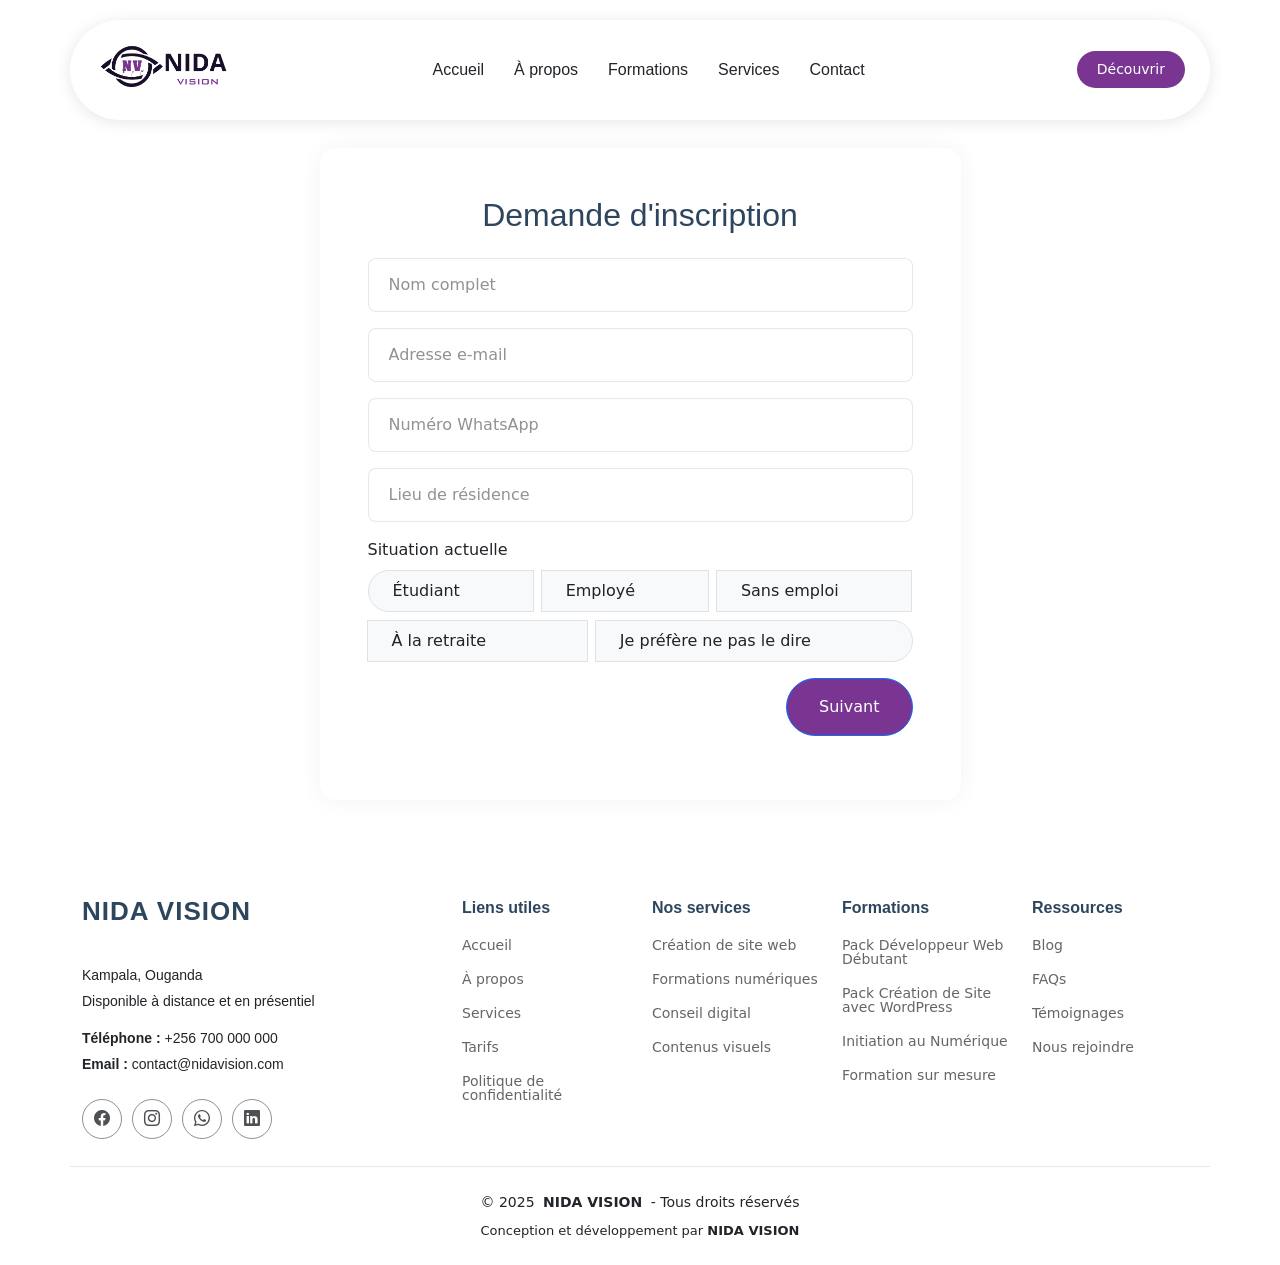
<file: formation-application.html>
<!DOCTYPE html>
<html lang="fr">
<head>
  <meta charset="utf-8">
  <meta name="viewport" content="width=device-width, initial-scale=1.0">
  <title>Demande d'inscription à une formation - NIDA VISION</title>
  <meta name="description" content="Formulaire d'inscription aux formations NIDA VISION.">
  <link href="assets/logo/2.png" rel="icon">
  <link href="assets/vendor/bootstrap/css/bootstrap.min.css" rel="stylesheet">
  <link href="assets/vendor/bootstrap-icons/bootstrap-icons.css" rel="stylesheet">
  <link href="assets/css/main.css" rel="stylesheet">
  <style>
    .step { display: none; }
    .step.active { display: block; }
    .formation-form-section {
      background-color: var(--surface-color, #fff);
      padding: 3rem;
      border-radius: 1rem;
      box-shadow: 0 0 25px rgba(0, 0, 0, 0.05);
      margin-bottom: 2rem;
    }
    @media (max-width: 992px) {
      .formation-form-section { padding: 1.5rem; }
    }
    .formation-form-section h2 {
      font-size: 2rem;
      margin-bottom: 1rem;
    }
    .formation-form-section p {
      color: color-mix(in srgb, var(--default-color, #222), transparent 25%);
      margin-bottom: 2rem;
    }
    .formation-form-section .form-control,
    .formation-form-section .form-select {
      padding: 0.875rem 1.25rem;
      border-color: color-mix(in srgb, var(--default-color, #222), transparent 90%);
      border-radius: 0.5rem;
      background-color: color-mix(in srgb, var(--surface-color, #fff) 90%, white 5%);
      color: var(--default-color, #222);
    }
    .formation-form-section .form-control:focus,
    .formation-form-section .form-select:focus {
      box-shadow: none;
      border-color: var(--accent-color, #0d6efd);
    }
    .formation-form-section .form-control::placeholder,
    .formation-form-section .form-select::placeholder {
      color: color-mix(in srgb, var(--default-color, #222), transparent 50%);
    }
    .formation-form-section .btn {
      background-color: var(--accent-color, #0d6efd);
      color: var(--contrast-color, #fff);
      padding: 1rem 2rem;
      border-radius: 2rem;
      display: inline-flex;
      align-items: center;
      gap: 0.5rem;
      transition: 0.3s;
    }
    .formation-form-section .btn i {
      font-size: 1.25rem;
    }
    .formation-form-section .btn:hover {
      background-color: color-mix(in srgb, var(--accent-color, #0d6efd), var(--contrast-color, #fff) 20%);
    }
    /* Style for radio button groups */
    .option-group {
      display: flex;
      flex-wrap: wrap;
      gap: 0.5rem;
      margin-bottom: 1rem;
    }
    .option-group .btn {
      border-radius: 2rem;
      padding: 0.5rem 1.5rem;
      font-weight: 500;
      background: #f8f9fa;
      color: #222;
      border: 1px solid #dee2e6;
      transition: background 0.2s, color 0.2s, border 0.2s;
    }
    .option-group .btn.active, .option-group .btn:active, .option-group .btn-check:checked + .btn {
      background: var(--accent-color, #0d6efd);
      color: #fff;
      border-color: var(--accent-color, #0d6efd);
    }
    .option-group .btn:focus {
      box-shadow: 0 0 0 0.15rem rgba(13,110,253,.25);
    }
  </style>
</head>
<body>
  <header id="header" class="header d-flex align-items-center fixed-top">
    <div class="header-container container-fluid container-xl position-relative d-flex align-items-center justify-content-between">
      <a href="index.html" class="logo d-flex align-items-center me-auto me-xl-0">
        <img src="assets/logo/logo.png" alt=""> 
      </a>
      <nav id="navmenu" class="navmenu">
        <ul>
          <li><a href="index.html#hero">Accueil</a></li>
          <li><a href="index.html#about">À propos</a></li>
          <li><a href="index.html#formation">Formations</a></li>
          <li><a href="index.html#services">Services</a></li>
          <li><a href="index.html#contact">Contact</a></li>
        </ul>
        <i class="mobile-nav-toggle d-xl-none bi bi-list"></i>
      </nav>
      <a class="btn-getstarted" href="index.html#about">Découvrir</a>
    </div>
  </header>
  <main class="main" style="margin-top: 100px;">
    <div class="container">
      <div class="row justify-content-center">
        <div class="col-lg-7">
          <div class="formation-form-section mt-5 mb-5">
            <h2 class="mb-4 text-center">Demande d'inscription</h2>
            <form id="multiStepForm" class="php-email-form" method="POST" action="https://formsubmit.co/ajax/engineerdamas1@gmail.com">
              <!-- Champs cachés FormSubmit -->
              <input type="hidden" name="_subject" value="Nouvelle demande de formation via NIDA VISION">
              <input type="hidden" name="_captcha" value="false">
              <!-- Step 1: Informations personnelles -->
              <div class="step active" id="step-1">
                <div class="mb-3">
                  <input type="text" class="form-control" id="nom" name="Nom" placeholder="Nom complet" required>
                </div>
                <div class="mb-3">
                  <input type="email" class="form-control" id="email" name="Email" placeholder="Adresse e-mail" required>
                </div>
                <div class="mb-3">
                  <input type="text" class="form-control" id="whatsapp" name="Numéro WhatsApp" placeholder="Numéro WhatsApp" required>
                </div>
                <div class="mb-3">
                  <input type="text" class="form-control" id="lieu" name="Lieu de résidence" placeholder="Lieu de résidence" required>
                </div>
                <div class="mb-3">
                  <label class="form-label">Situation actuelle</label>
                  <div class="option-group btn-group w-100" role="group" aria-label="Situation actuelle">
                    <input type="radio" class="btn-check" name="Situation" id="etudiant" value="Étudiant" required autocomplete="off">
                    <label class="btn" for="etudiant">Étudiant</label>
                    <input type="radio" class="btn-check" name="Situation" id="employe" value="Employé" autocomplete="off">
                    <label class="btn" for="employe">Employé</label>
                    <input type="radio" class="btn-check" name="Situation" id="sansemploi" value="Sans emploi" autocomplete="off">
                    <label class="btn" for="sansemploi">Sans emploi</label>
                    <input type="radio" class="btn-check" name="Situation" id="retraite" value="À la retraite" autocomplete="off">
                    <label class="btn" for="retraite">À la retraite</label>
                    <input type="radio" class="btn-check" name="Situation" id="nepasdire" value="Je préfère ne pas le dire" autocomplete="off">
                    <label class="btn" for="nepasdire">Je préfère ne pas le dire</label>
                  </div>
                </div>
                <div class="d-flex justify-content-end">
                  <button type="button" class="btn btn-primary" onclick="nextStep(1)">Suivant</button>
                </div>
              </div>
              <!-- Step 2: Formation académique -->
              <div class="step" id="step-2">
                <div class="mb-3">
                  <label class="form-label">À quel cours souhaitez-vous vous inscrire ?</label>
                  <div class="option-group btn-group w-100" role="group" aria-label="Cours souhaité">
                    <input type="radio" class="btn-check" name="Cours souhaité" id="initinfo" value="Initiation à l'informatique" required autocomplete="off">
                    <label class="btn" for="initinfo">Initiation à l'informatique</label>
                    <input type="radio" class="btn-check" name="Cours souhaité" id="devweb" value="Développement web (HTML/CSS/JS)" autocomplete="off">
                    <label class="btn" for="devweb">Développement web (HTML/CSS/JS)</label>
                    <input type="radio" class="btn-check" name="Cours souhaité" id="marketing" value="Marketing Digital" autocomplete="off">
                    <label class="btn" for="marketing">Marketing Digital</label>
                    <input type="radio" class="btn-check" name="Cours souhaité" id="autrecours" value="Autre" autocomplete="off">
                    <label class="btn" for="autrecours">Autre (à préciser plus bas)</label>
                  </div>
                  <input type="text" class="form-control mt-2" id="cours_autre" name="Cours autre (précisez)" placeholder="Précisez le cours" style="display:none;">
                </div>
                <div class="mb-3">
                  <label class="form-label">Avez-vous déjà suivi des cours connexes dans le passé ?</label>
                  <div class="option-group btn-group w-100" role="group" aria-label="Cours connexes">
                    <input type="radio" class="btn-check" name="Cours connexes" id="cours_oui" value="Oui" required autocomplete="off">
                    <label class="btn" for="cours_oui">Oui</label>
                    <input type="radio" class="btn-check" name="Cours connexes" id="cours_non" value="Non" autocomplete="off">
                    <label class="btn" for="cours_non">Non</label>
                  </div>
                </div>
                <div class="mb-3">
                  <label class="form-label">Avez-vous déjà des connaissances en informatique ?</label>
                  <div class="option-group btn-group w-100" role="group" aria-label="Niveau informatique">
                    <input type="radio" class="btn-check" name="Niveau informatique" id="niveau_debutant" value="Débutant" required autocomplete="off">
                    <label class="btn" for="niveau_debutant">Oui, niveau débutant</label>
                    <input type="radio" class="btn-check" name="Niveau informatique" id="niveau_intermediaire" value="Intermédiaire" autocomplete="off">
                    <label class="btn" for="niveau_intermediaire">Oui, intermédiaire</label>
                    <input type="radio" class="btn-check" name="Niveau informatique" id="niveau_zero" value="Non, je pars de zéro" autocomplete="off">
                    <label class="btn" for="niveau_zero">Non, je pars de zéro</label>
                  </div>
                </div>
                <div class="d-flex justify-content-between">
                  <button type="button" class="btn btn-secondary" onclick="prevStep(2)">Précédent</button>
                  <button type="button" class="btn btn-primary" onclick="nextStep(2)">Suivant</button>
                </div>
              </div>
              <!-- Step 3: Objectif et informations complémentaires -->
              <div class="step" id="step-3">
                <div class="mb-3">
                  <textarea class="form-control" id="objectif" name="Objectif de la formation" rows="2" placeholder="Quel est votre objectif avec cette formation ?" required></textarea>
                </div>
                <div class="mb-3">
                  <label class="form-label">Comment avez-vous connu NIDA VISION ?</label>
                  <div class="option-group btn-group w-100" role="group" aria-label="Source">
                    <input type="radio" class="btn-check" name="Source" id="reseaux" value="Réseaux sociaux (Facebook, Instagram)" required autocomplete="off">
                    <label class="btn" for="reseaux">Réseaux sociaux (Facebook, Instagram)</label>
                    <input type="radio" class="btn-check" name="Source" id="ami" value="Recommandation d'un ami" autocomplete="off">
                    <label class="btn" for="ami">Recommandation d'un ami</label>
                    <input type="radio" class="btn-check" name="Source" id="whatsapp_connu" value="WhatsApp" autocomplete="off">
                    <label class="btn" for="whatsapp_connu">WhatsApp</label>
                    <input type="radio" class="btn-check" name="Source" id="flyer" value="Affiche ou flyer" autocomplete="off">
                    <label class="btn" for="flyer">Affiche ou flyer</label>
                    <input type="radio" class="btn-check" name="Source" id="autre_connu" value="Autre" autocomplete="off">
                    <label class="btn" for="autre_connu">Autre</label>
                  </div>
                </div>
                <div class="mb-3">
                  <textarea class="form-control" id="autres_infos" name="Autres informations ou questions" rows="2" placeholder="Autres informations ou questions ?"></textarea>
                </div>
                <div class="d-flex justify-content-between">
                  <button type="button" class="btn btn-secondary" onclick="prevStep(3)">Précédent</button>
                  <button type="submit" class="btn btn-primary">Envoyer la demande</button>
                </div>
              </div>
              <div class="my-3">
                <div class="loading" style="display:none;">Envoi en cours...</div>
                <div class="error-message" style="display:none;color:#dc3545;"></div>
              </div>
            </form>
          </div>
        </div>
      </div>
    </div>
    <!-- Modal de confirmation -->
    <div class="modal fade" id="successModal" tabindex="-1" aria-hidden="true">
      <div class="modal-dialog modal-dialog-centered">
        <div class="modal-content p-4 text-center">
          <i class="bi bi-check-circle display-4 text-success mb-3"></i>
          <h5 class="modal-title mb-2">Demande envoyée !</h5>
          <p class="mb-0">Merci pour votre inscription.<br>Nous reviendrons vers vous sous peu.</p>
          <button type="button" class="btn btn-primary mt-3" data-bs-dismiss="modal">Fermer</button>
        </div>
      </div>
    </div>
  </main>
  <footer id="footer" class="footer">
    <div class="container footer-top">
      <div class="row gy-4">
        <div class="col-lg-4 col-md-6 footer-about">
          <a href="index.html" class="logo d-flex align-items-center">
            <span class="sitename">NIDA VISION</span>
          </a>
          <div class="footer-contact pt-3">
            <p>Kampala, Ouganda</p>
            <p>Disponible à distance et en présentiel</p>
            <p class="mt-3"><strong>Téléphone :</strong> <span>+256 700 000 000</span></p>
            <p><strong>Email :</strong> <span>contact@nidavision.com</span></p>
          </div>
          <div class="social-links d-flex mt-4">
            <a href="#"><i class="bi bi-facebook"></i></a>
            <a href="#"><i class="bi bi-instagram"></i></a>
            <a href="#"><i class="bi bi-whatsapp"></i></a>
            <a href="#"><i class="bi bi-linkedin"></i></a>
          </div>
        </div>
        <div class="col-lg-2 col-md-3 footer-links">
          <h4>Liens utiles</h4>
          <ul>
            <li><a href="index.html#hero">Accueil</a></li>
            <li><a href="index.html#about">À propos</a></li>
            <li><a href="index.html#services">Services</a></li>
            <li><a href="index.html#pricing">Tarifs</a></li>
            <li><a href="#">Politique de confidentialité</a></li>
          </ul>
        </div>
        <div class="col-lg-2 col-md-3 footer-links">
          <h4>Nos services</h4>
          <ul>
            <li><a href="service-web.html">Création de site web</a></li>
            <li><a href="service-formation.html">Formations numériques</a></li>
            <li><a href="service-conseil.html">Conseil digital</a></li>
            <li><a href="service-visuel.html">Contenus visuels</a></li>
          </ul>
        </div>
        <div class="col-lg-2 col-md-3 footer-links">
          <h4>Formations</h4>
          <ul>
            <li><a href="#">Pack Développeur Web Débutant</a></li>
            <li><a href="#">Pack Création de Site avec WordPress</a></li>
            <li><a href="#">Initiation au Numérique</a></li>
            <li><a href="#">Formation sur mesure</a></li>
          </ul>
        </div>
        <div class="col-lg-2 col-md-3 footer-links">
          <h4>Ressources</h4>
          <ul>
            <li><a href="#">Blog</a></li>
            <li><a href="#">FAQs</a></li>
            <li><a href="#">Témoignages</a></li>
            <li><a href="#">Nous rejoindre</a></li>
          </ul>
        </div>
      </div>
    </div>
    <div class="container copyright text-center mt-4">
      <p>© <span>2025</span> <strong class="px-1 sitename">NIDA VISION</strong> <span> - Tous droits réservés</span></p>
      <div class="credits">
        Conception et développement par <strong>NIDA VISION</strong>
      </div>
    </div>
  </footer>
  <a href="#" id="scroll-top" class="scroll-top d-flex align-items-center justify-content-center"><i class="bi bi-arrow-up-short"></i></a>
  <script src="assets/vendor/bootstrap/js/bootstrap.bundle.min.js"></script>
  <script>
    // Step navigation logic
    let currentStep = 1;
    function showStep(step) {
      document.querySelectorAll('.step').forEach((el, idx) => {
        el.classList.toggle('active', idx === step - 1);
      });
      currentStep = step;
    }
    function nextStep(step) {
      // Validate required fields in current step
      const stepDiv = document.getElementById('step-' + step);
      const requiredFields = stepDiv.querySelectorAll('[required]');
      let valid = true;
      requiredFields.forEach(field => {
        if (field.type === 'radio') {
          const name = field.name;
          if (!stepDiv.querySelector('input[name="' + name + '"]:checked')) {
            valid = false;
            field.classList.add('is-invalid');
          } else {
            field.classList.remove('is-invalid');
          }
        } else if (!field.value) {
          valid = false;
          field.classList.add('is-invalid');
        } else {
          field.classList.remove('is-invalid');
        }
      });
      if (valid) showStep(step + 1);
    }
    function prevStep(step) {
      showStep(step - 1);
    }
    // Show/hide "Autre" course input
    document.addEventListener('DOMContentLoaded', function() {
      const autreRadio = document.getElementById('autrecours');
      const autreInput = document.getElementById('cours_autre');
      document.querySelectorAll('input[name="Cours souhaité"]').forEach(radio => {
        radio.addEventListener('change', function() {
          if (autreRadio.checked) {
            autreInput.style.display = 'block';
            autreInput.required = true;
          } else {
            autreInput.style.display = 'none';
            autreInput.required = false;
            autreInput.value = '';
          }
        });
      });

      // FormSubmit AJAX
      const form = document.getElementById('multiStepForm');
      if (form) {
        form.addEventListener('submit', function (e) {
          e.preventDefault();
          const loading = form.querySelector('.loading');
          const errorMsg = form.querySelector('.error-message');
          const sentMsg = form.querySelector('.sent-message');
          loading.style.display = 'block';
          errorMsg.style.display = 'none';
          sentMsg.style.display = 'none';
          const formData = new FormData(form);
          fetch('https://formsubmit.co/ajax/engineerdamas1@gmail.com', {
            method: 'POST',
            body: formData
          })
          .then(response => response.ok ? response.json() : Promise.reject(response))
          .then(() => {
            loading.style.display = 'none';
            sentMsg.style.display = 'block';
            form.reset();
            showStep(1);
            // Show confirmation modal
            const modal = bootstrap.Modal.getOrCreateInstance(document.getElementById('successModal'));
            modal.show();
          })
          .catch(() => {
            loading.style.display = 'none';
            errorMsg.style.display = 'block';
            errorMsg.textContent = 'Une erreur est survenue. Merci de réessayer plus tard.';
          });
        });
      }
    });
  </script>
  <script src="assets/js/main.js"></script>
</body>
</html>
</file>
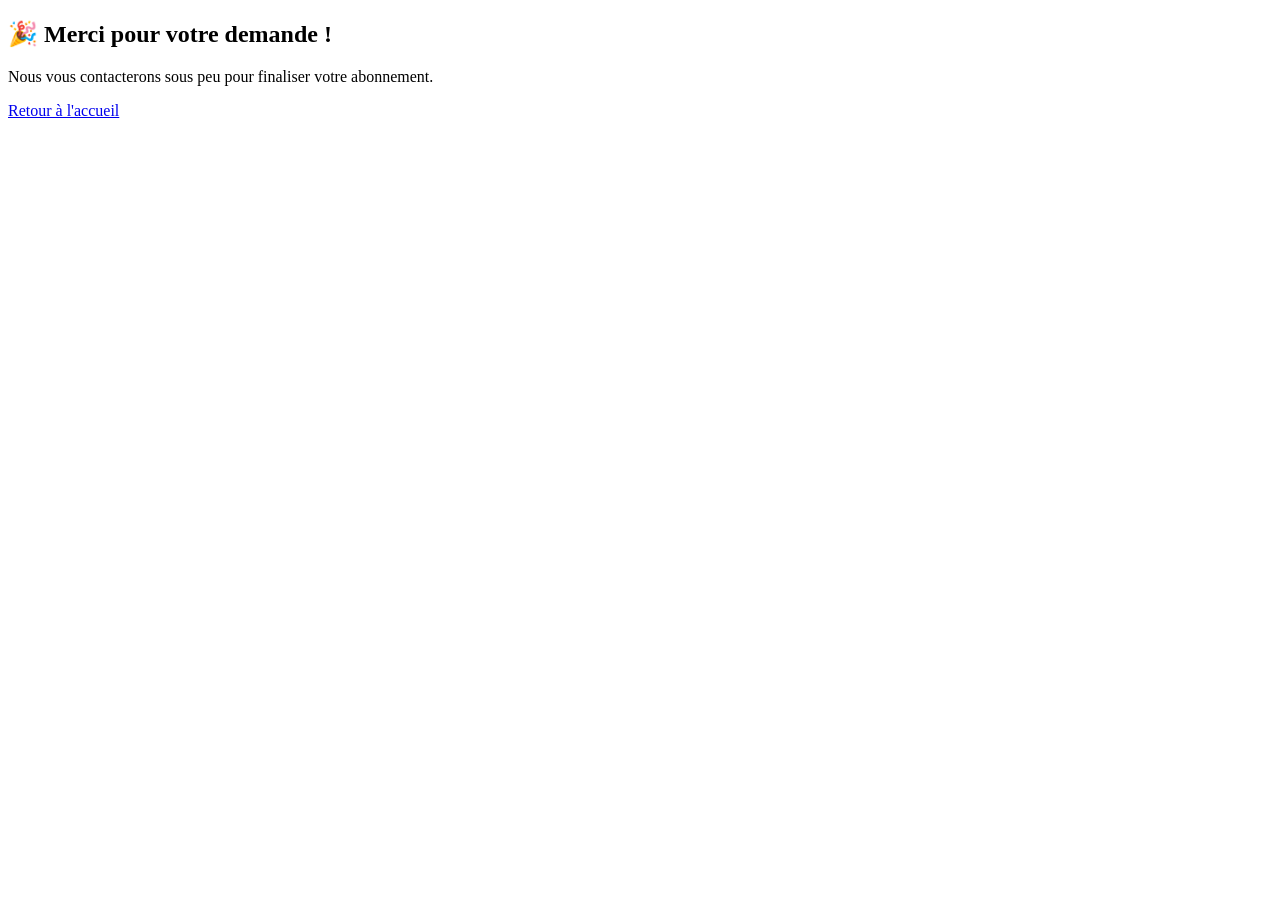
<file: merci.html>
<!DOCTYPE html>
<html lang="fr">
<head>
  <meta charset="UTF-8">
  <title>Merci</title>
</head>
<body>
  <h2>🎉 Merci pour votre demande !</h2>
  <p>Nous vous contacterons sous peu pour finaliser votre abonnement.</p>
  <a href="index.html">Retour à l'accueil</a>
</body>
</html>
</file>
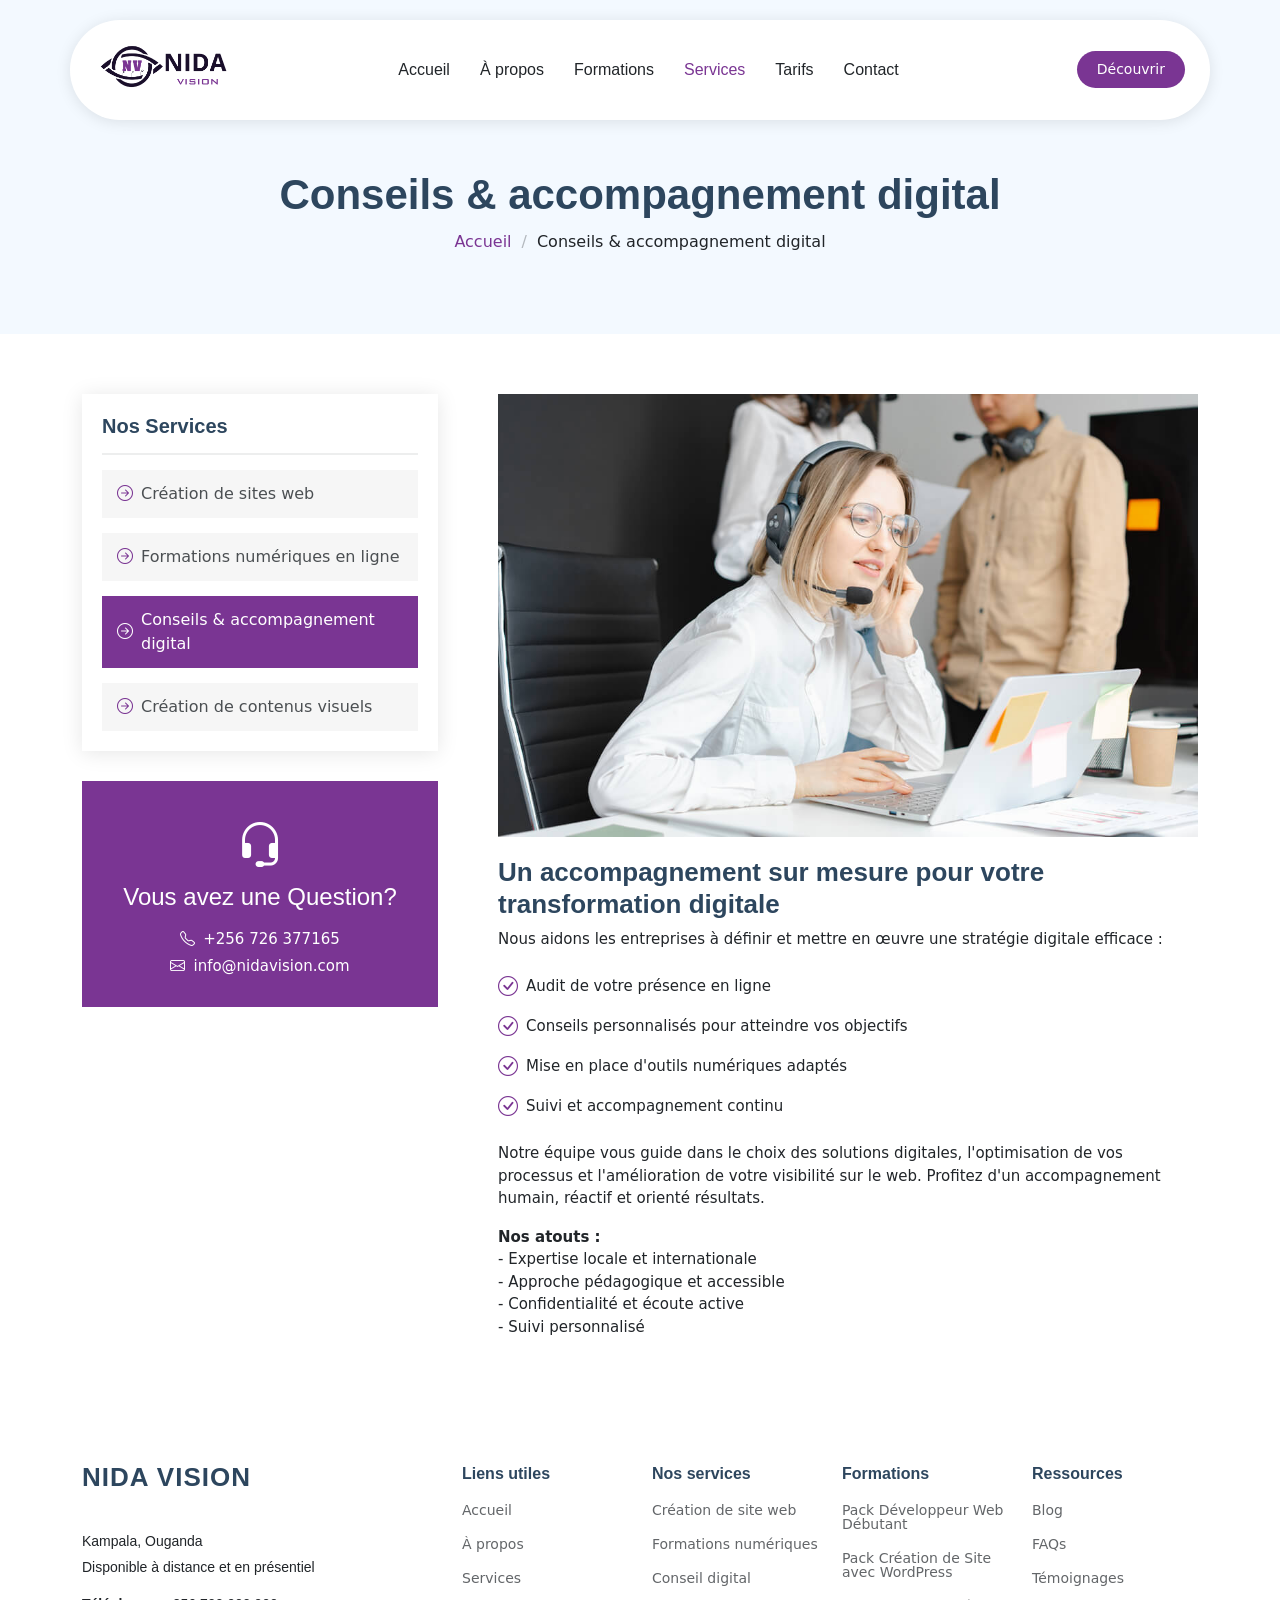
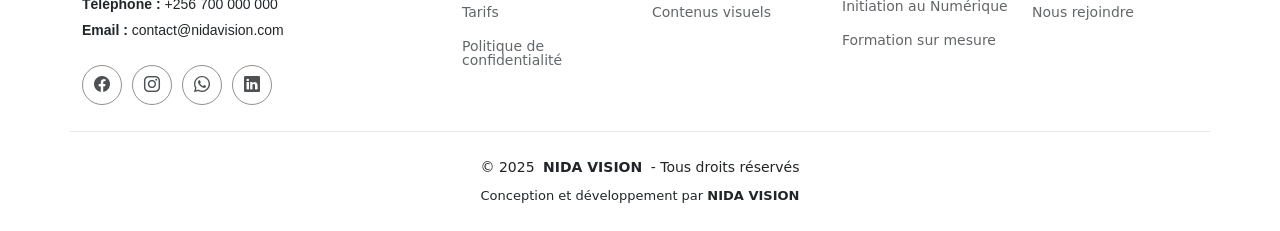
<file: service-conseil.html>
<!DOCTYPE html>
<html lang="fr">
<head>
  <meta charset="utf-8">
  <meta content="width=device-width, initial-scale=1.0" name="viewport">
  <title>Conseils & accompagnement digital - NIDA VISION</title>
  <meta name="description" content="Découvrez notre service de conseils et accompagnement digital pour définir et réussir votre stratégie numérique.">
  <meta name="keywords" content="conseil digital, accompagnement numérique, stratégie digitale, NIDA VISION, transformation digitale RCA">
  <meta name="author" content="NIDA VISION">
  <link href="assets/logo/2.png" rel="icon">
  <link href="assets/img/apple-touch-icon.png" rel="apple-touch-icon">
  <link href="assets/vendor/bootstrap/css/bootstrap.min.css" rel="stylesheet">
  <link href="assets/vendor/bootstrap-icons/bootstrap-icons.css" rel="stylesheet">
  <link href="assets/vendor/aos/aos.css" rel="stylesheet">
  <link href="assets/vendor/glightbox/css/glightbox.min.css" rel="stylesheet">
  <link href="assets/vendor/swiper/swiper-bundle.min.css" rel="stylesheet">
  <link href="assets/css/main.css" rel="stylesheet">
</head>
<body class="service-details-page">
  <header id="header" class="header d-flex align-items-center fixed-top">
    <div class="header-container container-fluid container-xl position-relative d-flex align-items-center justify-content-between">
      <a href="index.html" class="logo d-flex align-items-center me-auto me-xl-0">
        <img src="assets/logo/logo.png" alt=""> 
      </a>
      <nav id="navmenu" class="navmenu">
        <ul>
          <li><a href="index.html#hero">Accueil</a></li>
          <li><a href="index.html#about">À propos</a></li>
          <li><a href="index.html#formation">Formations</a></li>
          <li><a href="index.html#services" class="active">Services</a></li>
          <li><a href="index.html#pricing">Tarifs</a></li>
          <li><a href="index.html#contact">Contact</a></li>
        </ul>
        <i class="mobile-nav-toggle d-xl-none bi bi-list"></i>
      </nav>
      <a class="btn-getstarted" href="index.html#about">Découvrir</a>
    </div>
  </header>
  <main class="main">
    <div class="page-title light-background">
      <div class="container">
        <h1>Conseils & accompagnement digital</h1>
        <nav class="breadcrumbs">
          <ol>
            <li><a href="index.html">Accueil</a></li>
            <li class="current">Conseils & accompagnement digital</li>
          </ol>
        </nav>
      </div>
    </div>
    <section id="service-details" class="service-details section">
      <div class="container">
        <div class="row gy-5">
          <div class="col-lg-4" data-aos="fade-up" data-aos-delay="100">
            <div class="service-box">
              <h4>Nos Services</h4>
              <div class="services-list">
                <a href="service-web.html"><i class="bi bi-arrow-right-circle"></i><span>Création de sites web</span></a>
                <a href="service-formation.html"><i class="bi bi-arrow-right-circle"></i><span>Formations numériques en ligne</span></a>
                <a href="service-conseil.html" class="active"><i class="bi bi-arrow-right-circle"></i><span>Conseils & accompagnement digital</span></a>
                <a href="service-visuel.html"><i class="bi bi-arrow-right-circle"></i><span>Création de contenus visuels</span></a>
              </div>
            </div>
            <div class="help-box d-flex flex-column justify-content-center align-items-center">
              <i class="bi bi-headset help-icon"></i>
              <h4>Vous avez une Question?</h4>
              <p class="d-flex align-items-center mt-2 mb-0"><i class="bi bi-telephone me-2"></i> <span>+256 726 377165</span></p>
              <p class="d-flex align-items-center mt-1 mb-0"><i class="bi bi-envelope me-2"></i> <a href="mailto:info@nidavision.com">info@nidavision.com</a></p>
            </div>
          </div>
          <div class="col-lg-8 ps-lg-5" data-aos="fade-up" data-aos-delay="200">
            <img src="assets/img/services.jpg" alt="Conseils & accompagnement digital" class="img-fluid services-img">
            <h3>Un accompagnement sur mesure pour votre transformation digitale</h3>
            <p>
              Nous aidons les entreprises à définir et mettre en œuvre une stratégie digitale efficace :
              <ul>
                <li><i class="bi bi-check-circle"></i> Audit de votre présence en ligne</li>
                <li><i class="bi bi-check-circle"></i> Conseils personnalisés pour atteindre vos objectifs</li>
                <li><i class="bi bi-check-circle"></i> Mise en place d'outils numériques adaptés</li>
                <li><i class="bi bi-check-circle"></i> Suivi et accompagnement continu</li>
              </ul>
            </p>
            <p>
              Notre équipe vous guide dans le choix des solutions digitales, l'optimisation de vos processus et l'amélioration de votre visibilité sur le web. Profitez d'un accompagnement humain, réactif et orienté résultats.
            </p>
            <p>
              <strong>Nos atouts :</strong><br>
              - Expertise locale et internationale<br>
              - Approche pédagogique et accessible<br>
              - Confidentialité et écoute active<br>
              - Suivi personnalisé
            </p>
          </div>
        </div>
      </div>
    </section>
  </main>
  <footer id="footer" class="footer">
    <div class="container footer-top">
      <div class="row gy-4">
        <div class="col-lg-4 col-md-6 footer-about">
          <a href="index.html" class="logo d-flex align-items-center">
            <span class="sitename">NIDA VISION</span>
          </a>
          <div class="footer-contact pt-3">
            <p>Kampala, Ouganda</p>
            <p>Disponible à distance et en présentiel</p>
            <p class="mt-3"><strong>Téléphone :</strong> <span>+256 700 000 000</span></p>
            <p><strong>Email :</strong> <span>contact@nidavision.com</span></p>
          </div>
          <div class="social-links d-flex mt-4">
            <a href="#"><i class="bi bi-facebook"></i></a>
            <a href="#"><i class="bi bi-instagram"></i></a>
            <a href="#"><i class="bi bi-whatsapp"></i></a>
            <a href="#"><i class="bi bi-linkedin"></i></a>
          </div>
        </div>
        <div class="col-lg-2 col-md-3 footer-links">
          <h4>Liens utiles</h4>
          <ul>
            <li><a href="index.html#hero">Accueil</a></li>
            <li><a href="index.html#about">À propos</a></li>
            <li><a href="index.html#services">Services</a></li>
            <li><a href="index.html#pricing">Tarifs</a></li>
            <li><a href="#">Politique de confidentialité</a></li>
          </ul>
        </div>
        <div class="col-lg-2 col-md-3 footer-links">
          <h4>Nos services</h4>
          <ul>
            <li><a href="service-web.html">Création de site web</a></li>
            <li><a href="service-formation.html">Formations numériques</a></li>
            <li><a href="service-conseil.html">Conseil digital</a></li>
            <li><a href="service-visuel.html">Contenus visuels</a></li>
          </ul>
        </div>
        <div class="col-lg-2 col-md-3 footer-links">
          <h4>Formations</h4>
          <ul>
            <li><a href="#">Pack Développeur Web Débutant</a></li>
            <li><a href="#">Pack Création de Site avec WordPress</a></li>
            <li><a href="#">Initiation au Numérique</a></li>
            <li><a href="#">Formation sur mesure</a></li>
          </ul>
        </div>
        <div class="col-lg-2 col-md-3 footer-links">
          <h4>Ressources</h4>
          <ul>
            <li><a href="#">Blog</a></li>
            <li><a href="#">FAQs</a></li>
            <li><a href="#">Témoignages</a></li>
            <li><a href="#">Nous rejoindre</a></li>
          </ul>
        </div>
      </div>
    </div>
    <div class="container copyright text-center mt-4">
      <p>© <span>2025</span> <strong class="px-1 sitename">NIDA VISION</strong> <span> - Tous droits réservés</span></p>
      <div class="credits">
        Conception et développement par <strong>NIDA VISION</strong>
      </div>
    </div>
  </footer>
  <a href="#" id="scroll-top" class="scroll-top d-flex align-items-center justify-content-center"><i class="bi bi-arrow-up-short"></i></a>
  <script src="assets/vendor/bootstrap/js/bootstrap.bundle.min.js"></script>
  <script src="assets/vendor/php-email-form/validate.js"></script>
  <script src="assets/vendor/aos/aos.js"></script>
  <script src="assets/vendor/glightbox/js/glightbox.min.js"></script>
  <script src="assets/vendor/swiper/swiper-bundle.min.js"></script>
  <script src="assets/vendor/purecounter/purecounter_vanilla.js"></script>
  <script src="assets/js/main.js"></script>
</body>
</html>
</file>
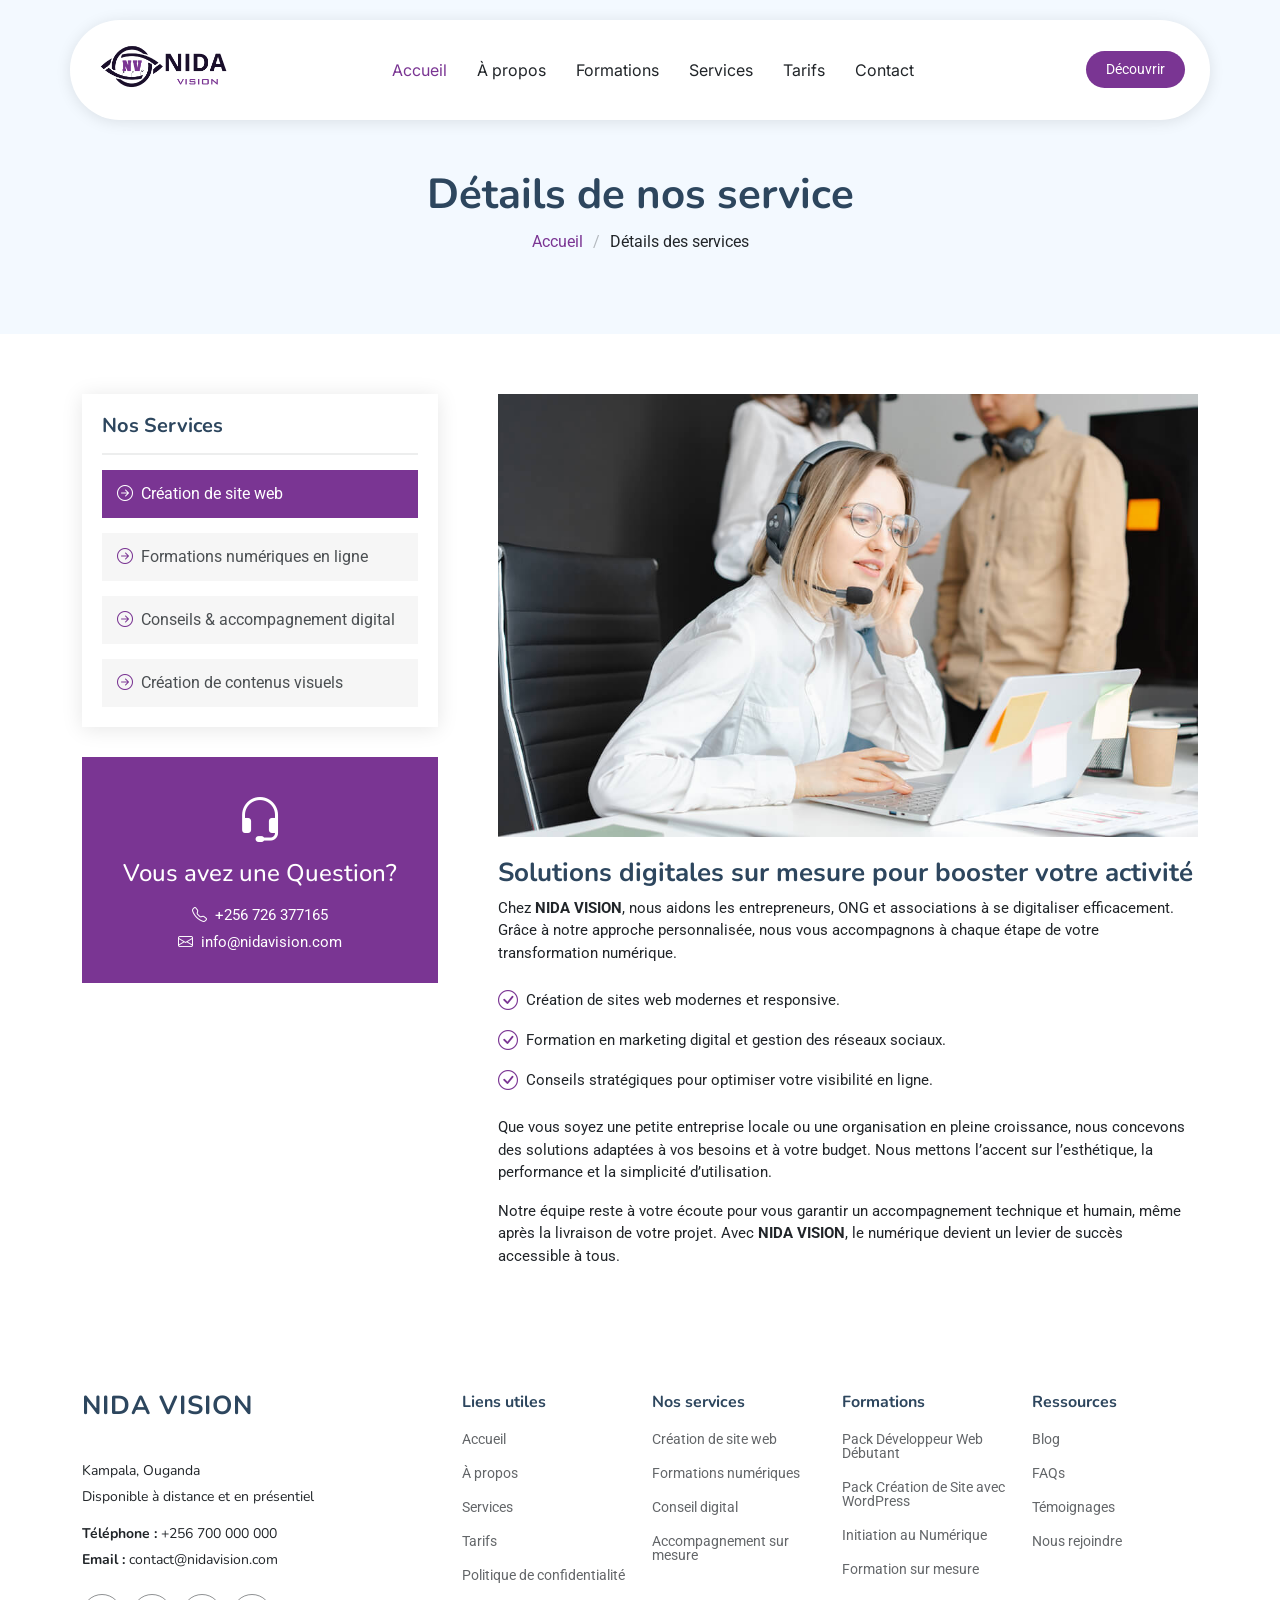
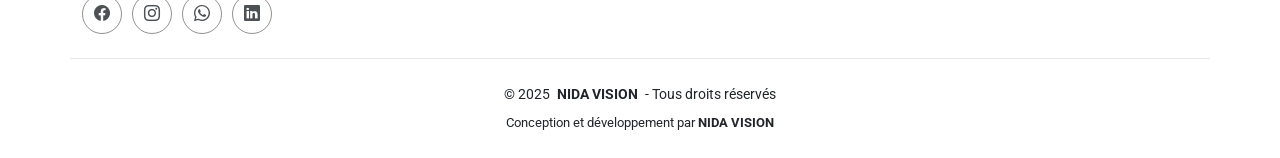
<file: service-details.html>
<!DOCTYPE html>
<html lang="en">

<head>
  <meta charset="utf-8">
  <meta content="width=device-width, initial-scale=1.0" name="viewport">
  <title>Détails du service - NIDA VISION</title>
  <meta name="description" content="Découvrez nos services professionnels pour la transformation digitale des entreprises en Afrique.">
  <meta name="keywords" content="NIDA VISION, création de site web, marketing digital, formation numérique, service digital RCA">
  <meta name="author" content="NIDA VISION">
  <!-- Favicons -->
  <link href="assets/img/favicon.png" rel="icon">
  <link href="assets/img/apple-touch-icon.png" rel="apple-touch-icon">

  <!-- Fonts -->
  <link href="https://fonts.googleapis.com" rel="preconnect">
  <link href="https://fonts.gstatic.com" rel="preconnect" crossorigin>
  <link href="https://fonts.googleapis.com/css2?family=Roboto:ital,wght@0,100;0,300;0,400;0,500;0,700;0,900;1,100;1,300;1,400;1,500;1,700;1,900&family=Inter:wght@100;200;300;400;500;600;700;800;900&family=Nunito:ital,wght@0,200;0,300;0,400;0,500;0,600;0,700;0,800;0,900;1,200;1,300;1,400;1,500;1,600;1,700;1,800;1,900&display=swap" rel="stylesheet">

  <!-- Vendor CSS Files -->
  <link href="assets/vendor/bootstrap/css/bootstrap.min.css" rel="stylesheet">
  <link href="assets/vendor/bootstrap-icons/bootstrap-icons.css" rel="stylesheet">
  <link href="assets/vendor/aos/aos.css" rel="stylesheet">
  <link href="assets/vendor/glightbox/css/glightbox.min.css" rel="stylesheet">
  <link href="assets/vendor/swiper/swiper-bundle.min.css" rel="stylesheet">

  <!-- Main CSS File -->
  <link href="assets/css/main.css" rel="stylesheet">

  <!-- =======================================================
  * Template Name: iLanding
  * Template URL: https://bootstrapmade.com/ilanding-bootstrap-landing-page-template/
  * Updated: Nov 12 2024 with Bootstrap v5.3.3
  * Author: BootstrapMade.com
  * License: https://bootstrapmade.com/license/
  ======================================================== -->
</head>

<body class="service-details-page">

  <header id="header" class="header d-flex align-items-center fixed-top">
    <div class="header-container container-fluid container-xl position-relative d-flex align-items-center justify-content-between">

      <a href="index.html" class="logo d-flex align-items-center me-auto me-xl-0">
        <!-- Uncomment the line below if you also wish to use an image logo -->
        <img src="assets/logo/logo.png" alt=""> 
      </a>

      <nav id="navmenu" class="navmenu">
        <ul>
          <li><a href="#hero" class="active">Accueil</a></li>
          <li><a href="#about">À propos</a></li>
          <li><a href="#formation">Formations</a></li>
          <li><a href="#services">Services</a></li>
          <li><a href="#pricing">Tarifs</a></li>
          <li><a href="#contact">Contact</a></li>
        </ul>
        <i class="mobile-nav-toggle d-xl-none bi bi-list"></i>
      </nav>

      <a class="btn-getstarted" href="index.html#about">Découvrir</a>

    </div>
  </header>

  <main class="main">

    <!-- Page Title -->
     <div class="page-title light-background">
      <div class="container">
        <h1>Détails de nos service</h1>
        <nav class="breadcrumbs">
          <ol>
            <li><a href="index.html">Accueil</a></li>
            <li class="current">Détails des services</li>
          </ol>
        </nav>
      </div>
    </div><!-- End Page Title -->

    <!-- Service Details Section -->
    <section id="service-details" class="service-details section">

      <div class="container">

        <div class="row gy-5">

          <div class="col-lg-4" data-aos="fade-up" data-aos-delay="100">

            <div class="service-box">
              <h4>Nos Services</h4>
              <div class="services-list">
                <a href="#" class="active"><i class="bi bi-arrow-right-circle"></i><span>Création de site web</span></a>
                <a href="#"><i class="bi bi-arrow-right-circle"></i><span>Formations numériques en ligne</span></a>
                <a href="#"><i class="bi bi-arrow-right-circle"></i><span>Conseils & accompagnement digital</span></a>
                <a href="#"><i class="bi bi-arrow-right-circle"></i><span>Création de contenus visuels</span></a>
              </div>
            </div><!-- End Services List -->

            <div class="help-box d-flex flex-column justify-content-center align-items-center">
              <i class="bi bi-headset help-icon"></i>
              <h4>Vous avez une Question?</h4>
              <p class="d-flex align-items-center mt-2 mb-0"><i class="bi bi-telephone me-2"></i> <span>+256 726 377165</span></p>
              <p class="d-flex align-items-center mt-1 mb-0"><i class="bi bi-envelope me-2"></i> <a href="mailto:contact@example.com">info@nidavision.com</a></p>
            </div>

          </div>

         <div class="col-lg-8 ps-lg-5" data-aos="fade-up" data-aos-delay="200">
          <img src="assets/img/services.jpg" alt="Nos services" class="img-fluid services-img">
          <h3>Solutions digitales sur mesure pour booster votre activité</h3>
          <p>
            Chez <strong>NIDA VISION</strong>, nous aidons les entrepreneurs, ONG et associations à se digitaliser efficacement. Grâce à notre approche personnalisée, nous vous accompagnons à chaque étape de votre transformation numérique.
          </p>
          <ul>
            <li><i class="bi bi-check-circle"></i> <span>Création de sites web modernes et responsive.</span></li>
            <li><i class="bi bi-check-circle"></i> <span>Formation en marketing digital et gestion des réseaux sociaux.</span></li>
            <li><i class="bi bi-check-circle"></i> <span>Conseils stratégiques pour optimiser votre visibilité en ligne.</span></li>
          </ul>
          <p>
            Que vous soyez une petite entreprise locale ou une organisation en pleine croissance, nous concevons des solutions adaptées à vos besoins et à votre budget. Nous mettons l’accent sur l’esthétique, la performance et la simplicité d’utilisation.
          </p>
          <p>
            Notre équipe reste à votre écoute pour vous garantir un accompagnement technique et humain, même après la livraison de votre projet. Avec <strong>NIDA VISION</strong>, le numérique devient un levier de succès accessible à tous.
          </p>
        </div>


        </div>

      </div>

    </section><!-- /Service Details Section -->

  </main>

    <footer id="footer" class="footer">

    <div class="container footer-top">
      <div class="row gy-4">
  
        <!-- À propos -->
        <div class="col-lg-4 col-md-6 footer-about">
          <a href="index.html" class="logo d-flex align-items-center">
            <span class="sitename">NIDA VISION</span>
          </a>
          <div class="footer-contact pt-3">
            <p>Kampala, Ouganda</p>
            <p>Disponible à distance et en présentiel</p>
            <p class="mt-3"><strong>Téléphone :</strong> <span>+256 700 000 000</span></p>
            <p><strong>Email :</strong> <span>contact@nidavision.com</span></p>
          </div>
          <div class="social-links d-flex mt-4">
            <a href="#"><i class="bi bi-facebook"></i></a>
            <a href="#"><i class="bi bi-instagram"></i></a>
            <a href="#"><i class="bi bi-whatsapp"></i></a>
            <a href="#"><i class="bi bi-linkedin"></i></a>
          </div>
        </div>
  
        <!-- Liens utiles -->
        <div class="col-lg-2 col-md-3 footer-links">
          <h4>Liens utiles</h4>
          <ul>
            <li><a href="#hero">Accueil</a></li>
            <li><a href="#about">À propos</a></li>
            <li><a href="#services">Services</a></li>
            <li><a href="#pricing">Tarifs</a></li>
            <li><a href="#">Politique de confidentialité</a></li>
          </ul>
        </div>
  
        <!-- Nos services -->
        <div class="col-lg-2 col-md-3 footer-links">
          <h4>Nos services</h4>
          <ul>
            <li><a href="#services">Création de site web</a></li>
            <li><a href="#services">Formations numériques</a></li>
            <li><a href="#services">Conseil digital</a></li>
            <li><a href="#services">Accompagnement sur mesure</a></li>
          </ul>
        </div>
  
        <!-- Formations -->
        <div class="col-lg-2 col-md-3 footer-links">
          <h4>Formations</h4>
          <ul>
            <li><a href="#">Pack Développeur Web Débutant</a></li>
            <li><a href="#">Pack Création de Site avec WordPress</a></li>
            <li><a href="#">Initiation au Numérique</a></li>
            <li><a href="#">Formation sur mesure</a></li>
          </ul>
        </div>
  
        <!-- Ressources -->
        <div class="col-lg-2 col-md-3 footer-links">
          <h4>Ressources</h4>
          <ul>
            <li><a href="#">Blog</a></li>
            <li><a href="#">FAQs</a></li>
            <li><a href="#">Témoignages</a></li>
            <li><a href="#">Nous rejoindre</a></li>
          </ul>
        </div>
  
      </div>
    </div>
  
    <div class="container copyright text-center mt-4">
      <p>© <span>2025</span> <strong class="px-1 sitename">NIDA VISION</strong> <span> - Tous droits réservés</span></p>
      <div class="credits">
        Conception et développement par <strong>NIDA VISION</strong>
      </div>
    </div>
  
  </footer>
  <!-- End Footer -->
  <!-- Scroll Top -->
  <a href="#" id="scroll-top" class="scroll-top d-flex align-items-center justify-content-center"><i class="bi bi-arrow-up-short"></i></a>

  <!-- Vendor JS Files -->
  <script src="assets/vendor/bootstrap/js/bootstrap.bundle.min.js"></script>
  <script src="assets/vendor/php-email-form/validate.js"></script>
  <script src="assets/vendor/aos/aos.js"></script>
  <script src="assets/vendor/glightbox/js/glightbox.min.js"></script>
  <script src="assets/vendor/swiper/swiper-bundle.min.js"></script>
  <script src="assets/vendor/purecounter/purecounter_vanilla.js"></script>

  <!-- Main JS File -->
  <script src="assets/js/main.js"></script>

</body>

</html>
</file>
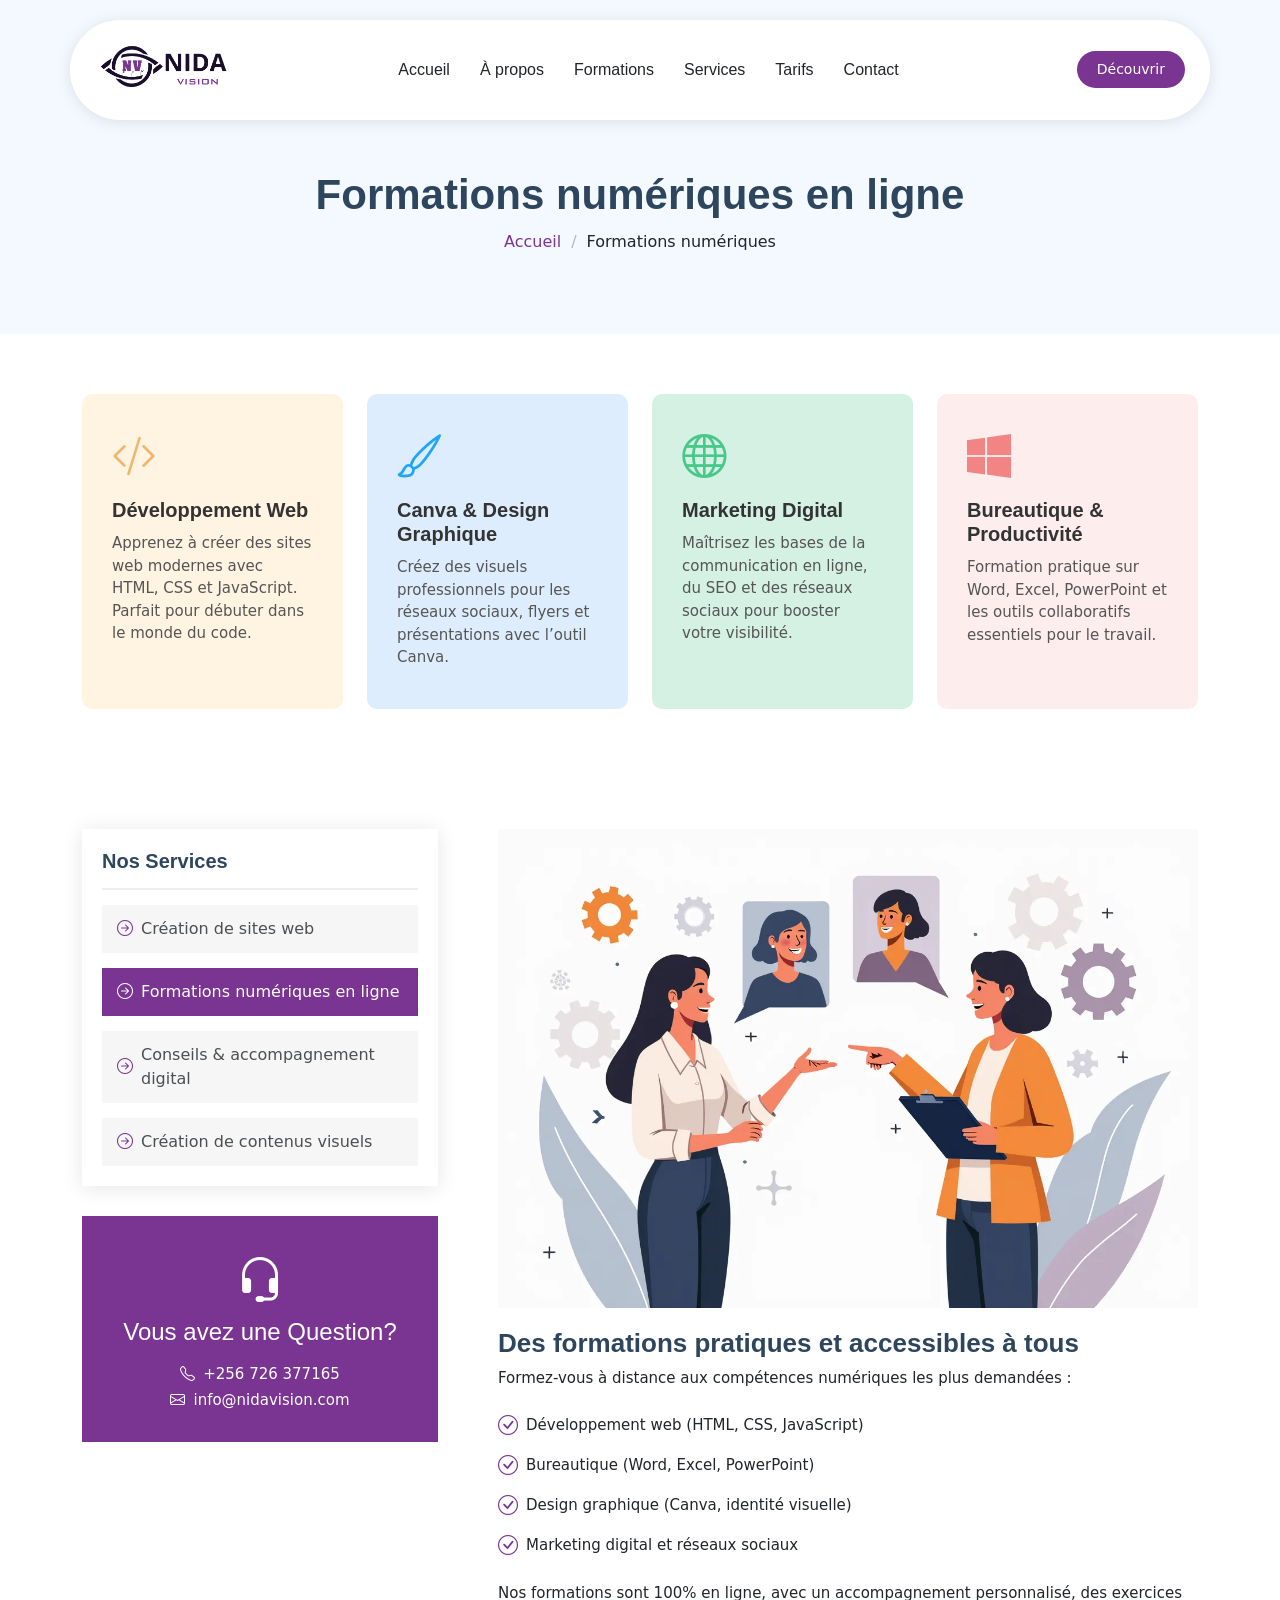
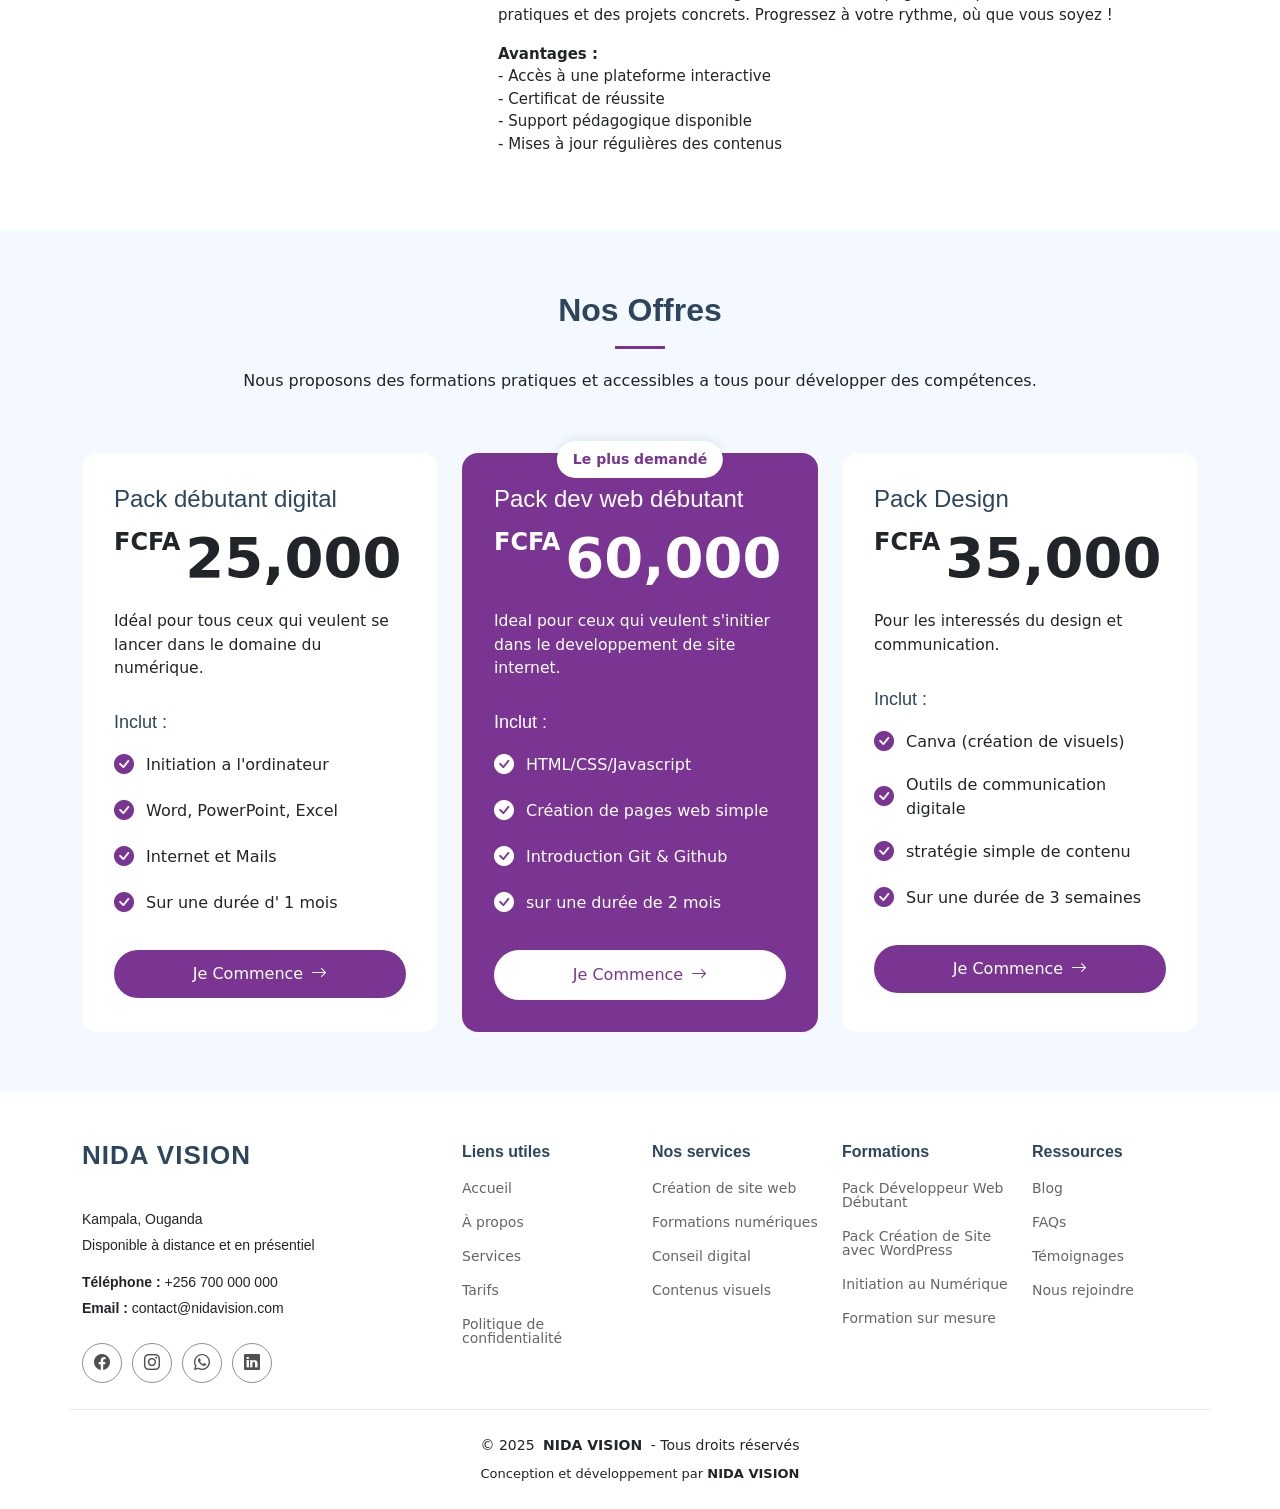
<file: service-formation.html>
<!DOCTYPE html>
<html lang="fr">
<head>
  <meta charset="utf-8">
  <meta content="width=device-width, initial-scale=1.0" name="viewport">
  <title>Formations numériques en ligne - NIDA VISION</title>
  <meta name="description" content="Découvrez nos formations numériques en ligne : développement web, bureautique, design graphique, marketing digital et plus encore.">
  <meta name="keywords" content="formation numérique, e-learning, développement web, bureautique, NIDA VISION, formation RCA">
  <meta name="author" content="NIDA VISION">
  <link href="assets/logo/2.png" rel="icon">
  <link href="assets/img/apple-touch-icon.png" rel="apple-touch-icon">
  <link href="assets/vendor/bootstrap/css/bootstrap.min.css" rel="stylesheet">
  <link href="assets/vendor/bootstrap-icons/bootstrap-icons.css" rel="stylesheet">
  <link href="assets/vendor/aos/aos.css" rel="stylesheet">
  <link href="assets/vendor/glightbox/css/glightbox.min.css" rel="stylesheet">
  <link href="assets/vendor/swiper/swiper-bundle.min.css" rel="stylesheet">
  <link href="assets/css/main.css" rel="stylesheet">
</head>
<body class="service-details-page">
  <header id="header" class="header d-flex align-items-center fixed-top">
    <div class="header-container container-fluid container-xl position-relative d-flex align-items-center justify-content-between">
      <a href="index.html" class="logo d-flex align-items-center me-auto me-xl-0">
        <img src="assets/logo/logo.png" alt=""> 
      </a>
      <nav id="navmenu" class="navmenu">
        <ul>
          <li><a href="index.html#hero">Accueil</a></li>
          <li><a href="index.html#about">À propos</a></li>
          <li><a href="index.html#formation" class="active">Formations</a></li>
          <li><a href="index.html#services">Services</a></li>
          <li><a href="index.html#pricing">Tarifs</a></li>
          <li><a href="index.html#contact">Contact</a></li>
        </ul>
        <i class="mobile-nav-toggle d-xl-none bi bi-list"></i>
      </nav>
      <a class="btn-getstarted" href="index.html#about">Découvrir</a>
    </div>
  </header>
  <main class="main">
    <div class="page-title light-background">
      <div class="container">
        <h1>Formations numériques en ligne</h1>
        <nav class="breadcrumbs">
          <ol>
            <li><a href="index.html">Accueil</a></li>
            <li class="current">Formations numériques</li>
          </ol>
        </nav>
      </div>
    </div>

        <!-- Features Cards Section -->
<section id="features-cards" class="features-cards section">
    <div class="container">
      <div class="row gy-4">
  
        <div class="col-xl-3 col-md-6" data-aos="zoom-in" data-aos-delay="100">
          <div class="feature-box orange">
            <i class="bi bi-code-slash"></i>
            <h4>Développement Web</h4>
            <p>Apprenez à créer des sites web modernes avec HTML, CSS et JavaScript. Parfait pour débuter dans le monde du code.</p>
          </div>
        </div><!-- End Feature Box-->
  
        <div class="col-xl-3 col-md-6" data-aos="zoom-in" data-aos-delay="200">
          <div class="feature-box blue">
            <i class="bi bi-brush"></i>
            <h4>Canva & Design Graphique</h4>
            <p>Créez des visuels professionnels pour les réseaux sociaux, flyers et présentations avec l’outil Canva.</p>
          </div>
        </div><!-- End Feature Box-->
  
        <div class="col-xl-3 col-md-6" data-aos="zoom-in" data-aos-delay="300">
          <div class="feature-box green">
            <i class="bi bi-globe"></i>
            <h4>Marketing Digital</h4>
            <p>Maîtrisez les bases de la communication en ligne, du SEO et des réseaux sociaux pour booster votre visibilité.</p>
          </div>
        </div><!-- End Feature Box-->
  
        <div class="col-xl-3 col-md-6" data-aos="zoom-in" data-aos-delay="400">
          <div class="feature-box red">
            <i class="bi bi-windows"></i>
            <h4>Bureautique & Productivité</h4>
            <p>Formation pratique sur Word, Excel, PowerPoint et les outils collaboratifs essentiels pour le travail.</p>
          </div>
        </div><!-- End Feature Box-->
  
      </div>
    </div>
  </section>
  <!-- /Features Cards Section -->


    <section id="service-details" class="service-details section">
      <div class="container">
        <div class="row gy-5">
          <div class="col-lg-4" data-aos="fade-up" data-aos-delay="100">
            <div class="service-box">
              <h4>Nos Services</h4>
              <div class="services-list">
                <a href="service-web.html"><i class="bi bi-arrow-right-circle"></i><span>Création de sites web</span></a>
                <a href="service-formation.html" class="active"><i class="bi bi-arrow-right-circle"></i><span>Formations numériques en ligne</span></a>
                <a href="service-conseil.html"><i class="bi bi-arrow-right-circle"></i><span>Conseils & accompagnement digital</span></a>
                <a href="service-visuel.html"><i class="bi bi-arrow-right-circle"></i><span>Création de contenus visuels</span></a>
              </div>
            </div>
            <div class="help-box d-flex flex-column justify-content-center align-items-center">
              <i class="bi bi-headset help-icon"></i>
              <h4>Vous avez une Question?</h4>
              <p class="d-flex align-items-center mt-2 mb-0"><i class="bi bi-telephone me-2"></i> <span>+256 726 377165</span></p>
              <p class="d-flex align-items-center mt-1 mb-0"><i class="bi bi-envelope me-2"></i> <a href="mailto:info@nidavision.com">info@nidavision.com</a></p>
            </div>
          </div>
          <div class="col-lg-8 ps-lg-5" data-aos="fade-up" data-aos-delay="200">
            <img src="assets/img/features-illustration-3.webp" alt="Formations numériques" class="img-fluid services-img">
            <h3>Des formations pratiques et accessibles à tous</h3>
            <p>
              Formez-vous à distance aux compétences numériques les plus demandées :
              <ul>
                <li><i class="bi bi-check-circle"></i> Développement web (HTML, CSS, JavaScript)</li>
                <li><i class="bi bi-check-circle"></i> Bureautique (Word, Excel, PowerPoint)</li>
                <li><i class="bi bi-check-circle"></i> Design graphique (Canva, identité visuelle)</li>
                <li><i class="bi bi-check-circle"></i> Marketing digital et réseaux sociaux</li>
              </ul>
            </p>
            <p>
              Nos formations sont 100% en ligne, avec un accompagnement personnalisé, des exercices pratiques et des projets concrets. Progressez à votre rythme, où que vous soyez !
            </p>
            <p>
              <strong>Avantages :</strong><br>
              - Accès à une plateforme interactive<br>
              - Certificat de réussite<br>
              - Support pédagogique disponible<br>
              - Mises à jour régulières des contenus
            </p>
          </div>
        </div>
      </div>
    </section>
      <!-- Pricing Section -->
<section id="pricing" class="pricing section light-background">

  <!-- Section Title -->
  <div class="container section-title" data-aos="fade-up">
    <h2>Nos Offres</h2>
    <p>Nous proposons des formations pratiques et accessibles a tous pour développer des compétences.</p>
  </div><!-- End Section Title -->

  <div class="container" data-aos="fade-up" data-aos-delay="100">

    <div class="row g-4 justify-content-center">

      <!-- Start Plan -->
      <div class="col-lg-4" data-aos="fade-up" data-aos-delay="100">
        <div class="pricing-card">
          <h3>Pack débutant digital</h3>
          <div class="price">
            <span class="currency">FCFA</span>
            <span class="amount">25,000</span>
          </div>
          <p class="description">Idéal pour tous ceux qui veulent se lancer dans le domaine du numérique.</p>

          <h4>Inclut :</h4>
          <ul class="features-list">
            <li><i class="bi bi-check-circle-fill"></i> Initiation a l'ordinateur</li>
            <li><i class="bi bi-check-circle-fill"></i> Word, PowerPoint, Excel</li>
            <li><i class="bi bi-check-circle-fill"></i> Internet et Mails</li>
            <li><i class="bi bi-check-circle-fill"></i> Sur une durée d' 1 mois</li>
          </ul>

          <a href="" class="btn btn-primary" data-bs-toggle="modal" data-bs-target="#planModal" data-plan="Start">
            Je Commence
            <i class="bi bi-arrow-right"></i>
          </a>
        </div>
      </div>

      <!-- Pro Plan -->
      <div class="col-lg-4" data-aos="fade-up" data-aos-delay="200">
        <div class="pricing-card popular">
          <div class="popular-badge">Le plus demandé</div>
          <h3>Pack dev web débutant</h3>
          <div class="price">
            <span class="currency">FCFA</span>
            <span class="amount">60,000</span>
          </div>
          <p class="description">Ideal pour ceux qui veulent s'initier dans le developpement de site internet.</p>

          <h4>Inclut :</h4>
          <ul class="features-list">
            <li><i class="bi bi-check-circle-fill"></i> HTML/CSS/Javascript</li>
            <li><i class="bi bi-check-circle-fill"></i> Création de pages web simple</li>
            <li><i class="bi bi-check-circle-fill"></i> Introduction Git & Github</li>
            <li><i class="bi bi-check-circle-fill"></i> sur une durée de 2 mois</li>
          </ul>

          <a href="https://forms.gle/ton-form" class="btn btn-light" data-bs-toggle="modal" data-bs-target="#planModal" data-plan="Pro">
            Je Commence
            <i class="bi bi-arrow-right"></i>
          </a>
        </div>
      </div>

      <!-- Premium Plan -->
      <div class="col-lg-4" data-aos="fade-up" data-aos-delay="300">
        <div class="pricing-card">
          <h3>Pack Design</h3>
          <div class="price">
            <span class="currency">FCFA</span>
            <span class="amount">35,000</span>
          </div>
          <p class="description">Pour les interessés du design et communication.</p>

          <h4>Inclut :</h4>
          <ul class="features-list">
            <li><i class="bi bi-check-circle-fill"></i> Canva (création de visuels)</li>
            <li><i class="bi bi-check-circle-fill"></i> Outils de communication digitale</li>
            <li><i class="bi bi-check-circle-fill"></i> stratégie simple de contenu</li>
            <li><i class="bi bi-check-circle-fill"></i> Sur une durée de 3 semaines</li>
          </ul>

          <a href="https://forms.gle/ton-form" class="btn btn-primary" data-bs-toggle="modal" data-bs-target="#planModal" data-plan="Premium">
            Je Commence
            <i class="bi bi-arrow-right"></i>
          </a>
        </div>
      </div>
    </div>
  </div>
  </main>
  <footer id="footer" class="footer">
    <div class="container footer-top">
      <div class="row gy-4">
        <div class="col-lg-4 col-md-6 footer-about">
          <a href="index.html" class="logo d-flex align-items-center">
            <span class="sitename">NIDA VISION</span>
          </a>
          <div class="footer-contact pt-3">
            <p>Kampala, Ouganda</p>
            <p>Disponible à distance et en présentiel</p>
            <p class="mt-3"><strong>Téléphone :</strong> <span>+256 700 000 000</span></p>
            <p><strong>Email :</strong> <span>contact@nidavision.com</span></p>
          </div>
          <div class="social-links d-flex mt-4">
            <a href="#"><i class="bi bi-facebook"></i></a>
            <a href="#"><i class="bi bi-instagram"></i></a>
            <a href="#"><i class="bi bi-whatsapp"></i></a>
            <a href="#"><i class="bi bi-linkedin"></i></a>
          </div>
        </div>
        <div class="col-lg-2 col-md-3 footer-links">
          <h4>Liens utiles</h4>
          <ul>
            <li><a href="index.html#hero">Accueil</a></li>
            <li><a href="index.html#about">À propos</a></li>
            <li><a href="index.html#services">Services</a></li>
            <li><a href="index.html#pricing">Tarifs</a></li>
            <li><a href="#">Politique de confidentialité</a></li>
          </ul>
        </div>
        <div class="col-lg-2 col-md-3 footer-links">
          <h4>Nos services</h4>
          <ul>
            <li><a href="service-web.html">Création de site web</a></li>
            <li><a href="service-formation.html">Formations numériques</a></li>
            <li><a href="service-conseil.html">Conseil digital</a></li>
            <li><a href="service-visuel.html">Contenus visuels</a></li>
          </ul>
        </div>
        <div class="col-lg-2 col-md-3 footer-links">
          <h4>Formations</h4>
          <ul>
            <li><a href="#">Pack Développeur Web Débutant</a></li>
            <li><a href="#">Pack Création de Site avec WordPress</a></li>
            <li><a href="#">Initiation au Numérique</a></li>
            <li><a href="#">Formation sur mesure</a></li>
          </ul>
        </div>
        <div class="col-lg-2 col-md-3 footer-links">
          <h4>Ressources</h4>
          <ul>
            <li><a href="#">Blog</a></li>
            <li><a href="#">FAQs</a></li>
            <li><a href="#">Témoignages</a></li>
            <li><a href="#">Nous rejoindre</a></li>
          </ul>
        </div>
      </div>
    </div>
    <div class="container copyright text-center mt-4">
      <p>© <span>2025</span> <strong class="px-1 sitename">NIDA VISION</strong> <span> - Tous droits réservés</span></p>
      <div class="credits">
        Conception et développement par <strong>NIDA VISION</strong>
      </div>
    </div>
  </footer>
  <a href="#" id="scroll-top" class="scroll-top d-flex align-items-center justify-content-center"><i class="bi bi-arrow-up-short"></i></a>
  <script src="assets/vendor/bootstrap/js/bootstrap.bundle.min.js"></script>
  <script src="assets/vendor/php-email-form/validate.js"></script>
  <script src="assets/vendor/aos/aos.js"></script>
  <script src="assets/vendor/glightbox/js/glightbox.min.js"></script>
  <script src="assets/vendor/swiper/swiper-bundle.min.js"></script>
  <script src="assets/vendor/purecounter/purecounter_vanilla.js"></script>
  <script src="assets/js/main.js"></script>
</body>
</html>
</file>
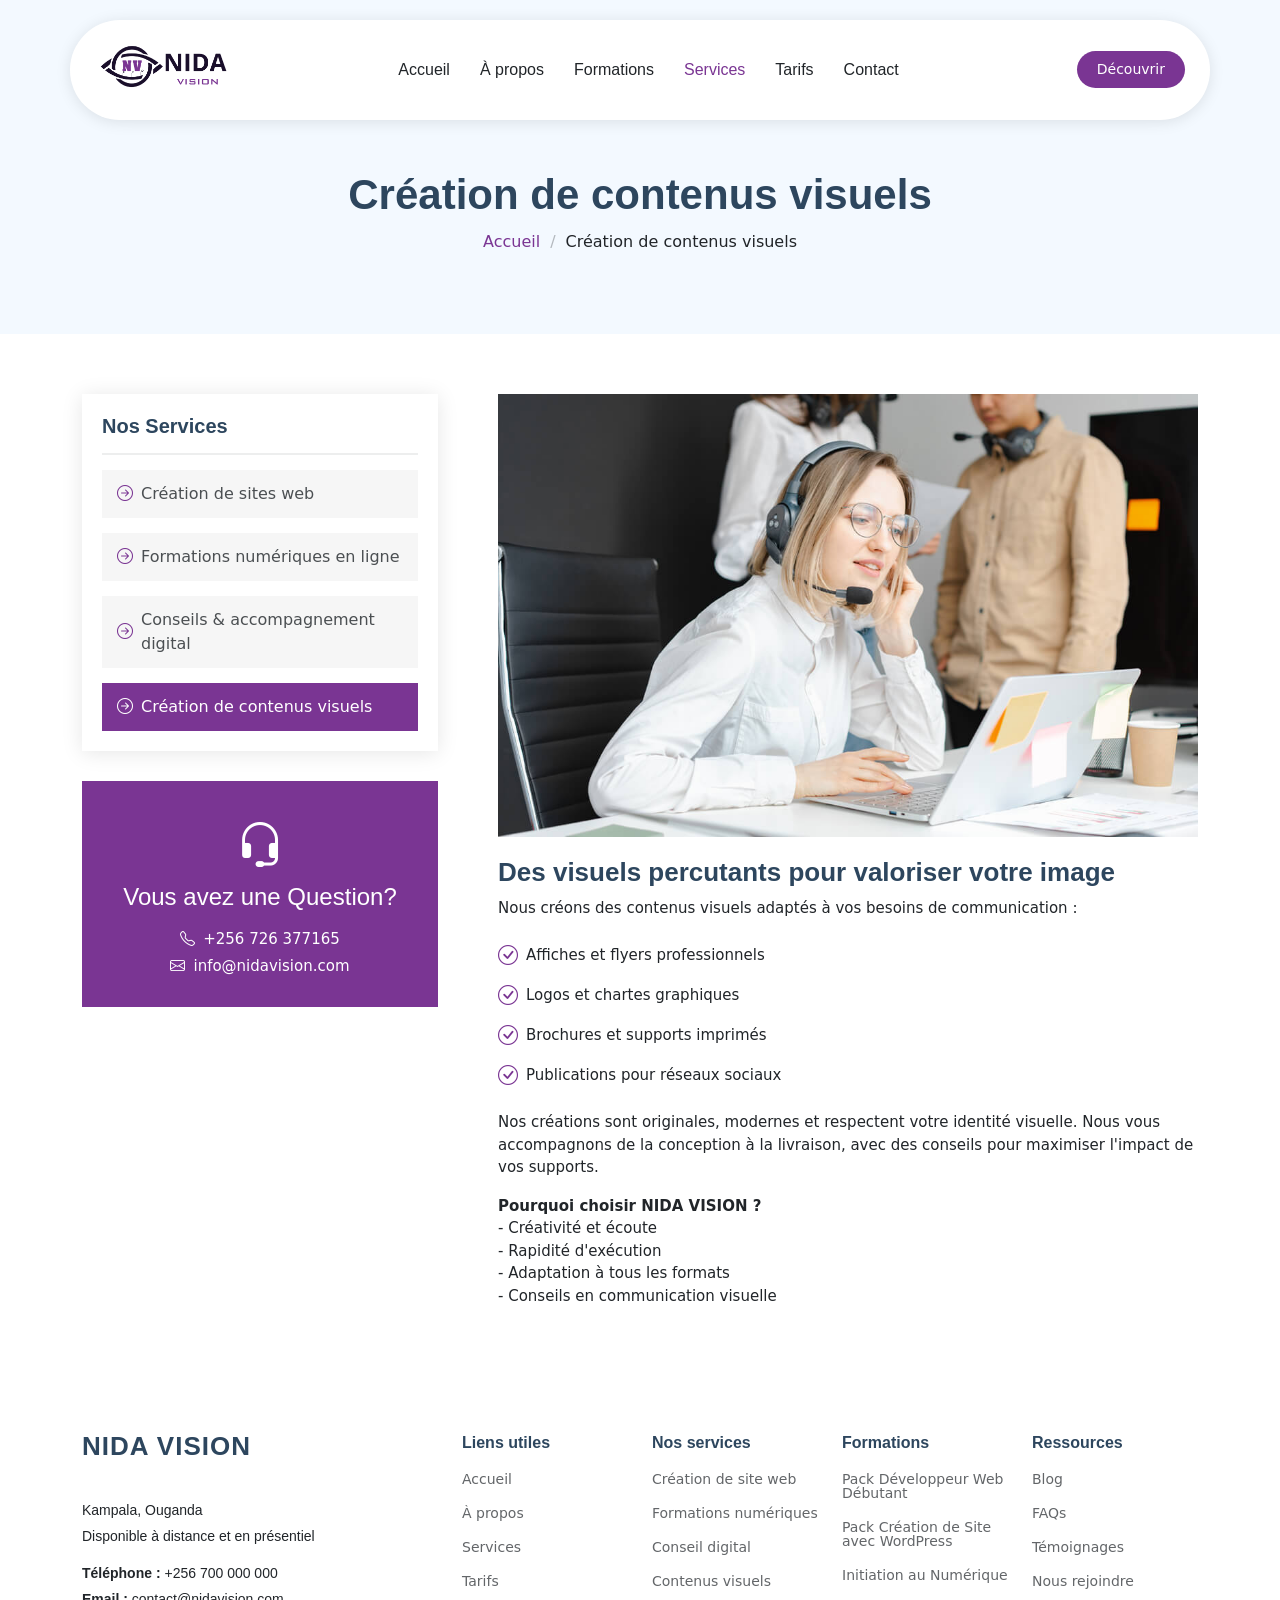
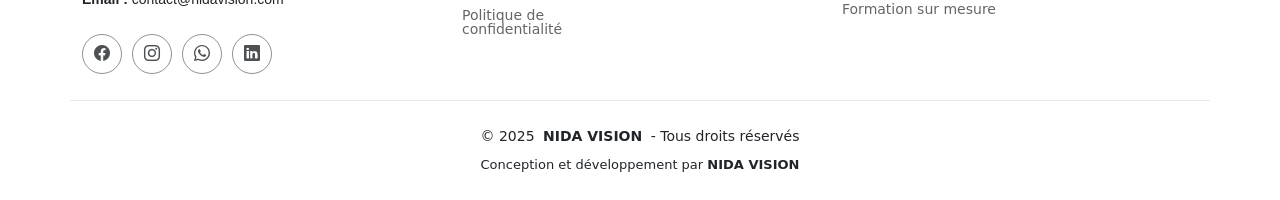
<file: service-visuel.html>
<!DOCTYPE html>
<html lang="fr">
<head>
  <meta charset="utf-8">
  <meta content="width=device-width, initial-scale=1.0" name="viewport">
  <title>Création de contenus visuels - NIDA VISION</title>
  <meta name="description" content="Découvrez notre service de création de contenus visuels : affiches, logos, brochures, publications pour réseaux sociaux et plus encore.">
  <meta name="keywords" content="contenu visuel, design graphique, création logo, NIDA VISION, communication visuelle RCA">
  <meta name="author" content="NIDA VISION">
  <link href="assets/logo/2.png" rel="icon">
  <link href="assets/img/apple-touch-icon.png" rel="apple-touch-icon">
  <link href="assets/vendor/bootstrap/css/bootstrap.min.css" rel="stylesheet">
  <link href="assets/vendor/bootstrap-icons/bootstrap-icons.css" rel="stylesheet">
  <link href="assets/vendor/aos/aos.css" rel="stylesheet">
  <link href="assets/vendor/glightbox/css/glightbox.min.css" rel="stylesheet">
  <link href="assets/vendor/swiper/swiper-bundle.min.css" rel="stylesheet">
  <link href="assets/css/main.css" rel="stylesheet">
</head>
<body class="service-details-page">
  <header id="header" class="header d-flex align-items-center fixed-top">
    <div class="header-container container-fluid container-xl position-relative d-flex align-items-center justify-content-between">
      <a href="index.html" class="logo d-flex align-items-center me-auto me-xl-0">
        <img src="assets/logo/logo.png" alt=""> 
      </a>
      <nav id="navmenu" class="navmenu">
        <ul>
          <li><a href="index.html#hero">Accueil</a></li>
          <li><a href="index.html#about">À propos</a></li>
          <li><a href="index.html#formation">Formations</a></li>
          <li><a href="index.html#services" class="active">Services</a></li>
          <li><a href="index.html#pricing">Tarifs</a></li>
          <li><a href="index.html#contact">Contact</a></li>
        </ul>
        <i class="mobile-nav-toggle d-xl-none bi bi-list"></i>
      </nav>
      <a class="btn-getstarted" href="index.html#about">Découvrir</a>
    </div>
  </header>
  <main class="main">
    <div class="page-title light-background">
      <div class="container">
        <h1>Création de contenus visuels</h1>
        <nav class="breadcrumbs">
          <ol>
            <li><a href="index.html">Accueil</a></li>
            <li class="current">Création de contenus visuels</li>
          </ol>
        </nav>
      </div>
    </div>
    <section id="service-details" class="service-details section">
      <div class="container">
        <div class="row gy-5">
          <div class="col-lg-4" data-aos="fade-up" data-aos-delay="100">
            <div class="service-box">
              <h4>Nos Services</h4>
              <div class="services-list">
                <a href="service-web.html"><i class="bi bi-arrow-right-circle"></i><span>Création de sites web</span></a>
                <a href="service-formation.html"><i class="bi bi-arrow-right-circle"></i><span>Formations numériques en ligne</span></a>
                <a href="service-conseil.html"><i class="bi bi-arrow-right-circle"></i><span>Conseils & accompagnement digital</span></a>
                <a href="service-visuel.html" class="active"><i class="bi bi-arrow-right-circle"></i><span>Création de contenus visuels</span></a>
              </div>
            </div>
            <div class="help-box d-flex flex-column justify-content-center align-items-center">
              <i class="bi bi-headset help-icon"></i>
              <h4>Vous avez une Question?</h4>
              <p class="d-flex align-items-center mt-2 mb-0"><i class="bi bi-telephone me-2"></i> <span>+256 726 377165</span></p>
              <p class="d-flex align-items-center mt-1 mb-0"><i class="bi bi-envelope me-2"></i> <a href="mailto:info@nidavision.com">info@nidavision.com</a></p>
            </div>
          </div>
          <div class="col-lg-8 ps-lg-5" data-aos="fade-up" data-aos-delay="200">
            <img src="assets/img/services.jpg" alt="Création de contenus visuels" class="img-fluid services-img">
            <h3>Des visuels percutants pour valoriser votre image</h3>
            <p>
              Nous créons des contenus visuels adaptés à vos besoins de communication :
              <ul>
                <li><i class="bi bi-check-circle"></i> Affiches et flyers professionnels</li>
                <li><i class="bi bi-check-circle"></i> Logos et chartes graphiques</li>
                <li><i class="bi bi-check-circle"></i> Brochures et supports imprimés</li>
                <li><i class="bi bi-check-circle"></i> Publications pour réseaux sociaux</li>
              </ul>
            </p>
            <p>
              Nos créations sont originales, modernes et respectent votre identité visuelle. Nous vous accompagnons de la conception à la livraison, avec des conseils pour maximiser l'impact de vos supports.
            </p>
            <p>
              <strong>Pourquoi choisir NIDA VISION ?</strong><br>
              - Créativité et écoute<br>
              - Rapidité d'exécution<br>
              - Adaptation à tous les formats<br>
              - Conseils en communication visuelle
            </p>
          </div>
        </div>
      </div>
    </section>
  </main>
  <footer id="footer" class="footer">
    <div class="container footer-top">
      <div class="row gy-4">
        <div class="col-lg-4 col-md-6 footer-about">
          <a href="index.html" class="logo d-flex align-items-center">
            <span class="sitename">NIDA VISION</span>
          </a>
          <div class="footer-contact pt-3">
            <p>Kampala, Ouganda</p>
            <p>Disponible à distance et en présentiel</p>
            <p class="mt-3"><strong>Téléphone :</strong> <span>+256 700 000 000</span></p>
            <p><strong>Email :</strong> <span>contact@nidavision.com</span></p>
          </div>
          <div class="social-links d-flex mt-4">
            <a href="#"><i class="bi bi-facebook"></i></a>
            <a href="#"><i class="bi bi-instagram"></i></a>
            <a href="#"><i class="bi bi-whatsapp"></i></a>
            <a href="#"><i class="bi bi-linkedin"></i></a>
          </div>
        </div>
        <div class="col-lg-2 col-md-3 footer-links">
          <h4>Liens utiles</h4>
          <ul>
            <li><a href="index.html#hero">Accueil</a></li>
            <li><a href="index.html#about">À propos</a></li>
            <li><a href="index.html#services">Services</a></li>
            <li><a href="index.html#pricing">Tarifs</a></li>
            <li><a href="#">Politique de confidentialité</a></li>
          </ul>
        </div>
        <div class="col-lg-2 col-md-3 footer-links">
          <h4>Nos services</h4>
          <ul>
            <li><a href="service-web.html">Création de site web</a></li>
            <li><a href="service-formation.html">Formations numériques</a></li>
            <li><a href="service-conseil.html">Conseil digital</a></li>
            <li><a href="service-visuel.html">Contenus visuels</a></li>
          </ul>
        </div>
        <div class="col-lg-2 col-md-3 footer-links">
          <h4>Formations</h4>
          <ul>
            <li><a href="#">Pack Développeur Web Débutant</a></li>
            <li><a href="#">Pack Création de Site avec WordPress</a></li>
            <li><a href="#">Initiation au Numérique</a></li>
            <li><a href="#">Formation sur mesure</a></li>
          </ul>
        </div>
        <div class="col-lg-2 col-md-3 footer-links">
          <h4>Ressources</h4>
          <ul>
            <li><a href="#">Blog</a></li>
            <li><a href="#">FAQs</a></li>
            <li><a href="#">Témoignages</a></li>
            <li><a href="#">Nous rejoindre</a></li>
          </ul>
        </div>
      </div>
    </div>
    <div class="container copyright text-center mt-4">
      <p>© <span>2025</span> <strong class="px-1 sitename">NIDA VISION</strong> <span> - Tous droits réservés</span></p>
      <div class="credits">
        Conception et développement par <strong>NIDA VISION</strong>
      </div>
    </div>
  </footer>
  <a href="#" id="scroll-top" class="scroll-top d-flex align-items-center justify-content-center"><i class="bi bi-arrow-up-short"></i></a>
  <script src="assets/vendor/bootstrap/js/bootstrap.bundle.min.js"></script>
  <script src="assets/vendor/php-email-form/validate.js"></script>
  <script src="assets/vendor/aos/aos.js"></script>
  <script src="assets/vendor/glightbox/js/glightbox.min.js"></script>
  <script src="assets/vendor/swiper/swiper-bundle.min.js"></script>
  <script src="assets/vendor/purecounter/purecounter_vanilla.js"></script>
  <script src="assets/js/main.js"></script>
</body>
</html>
</file>
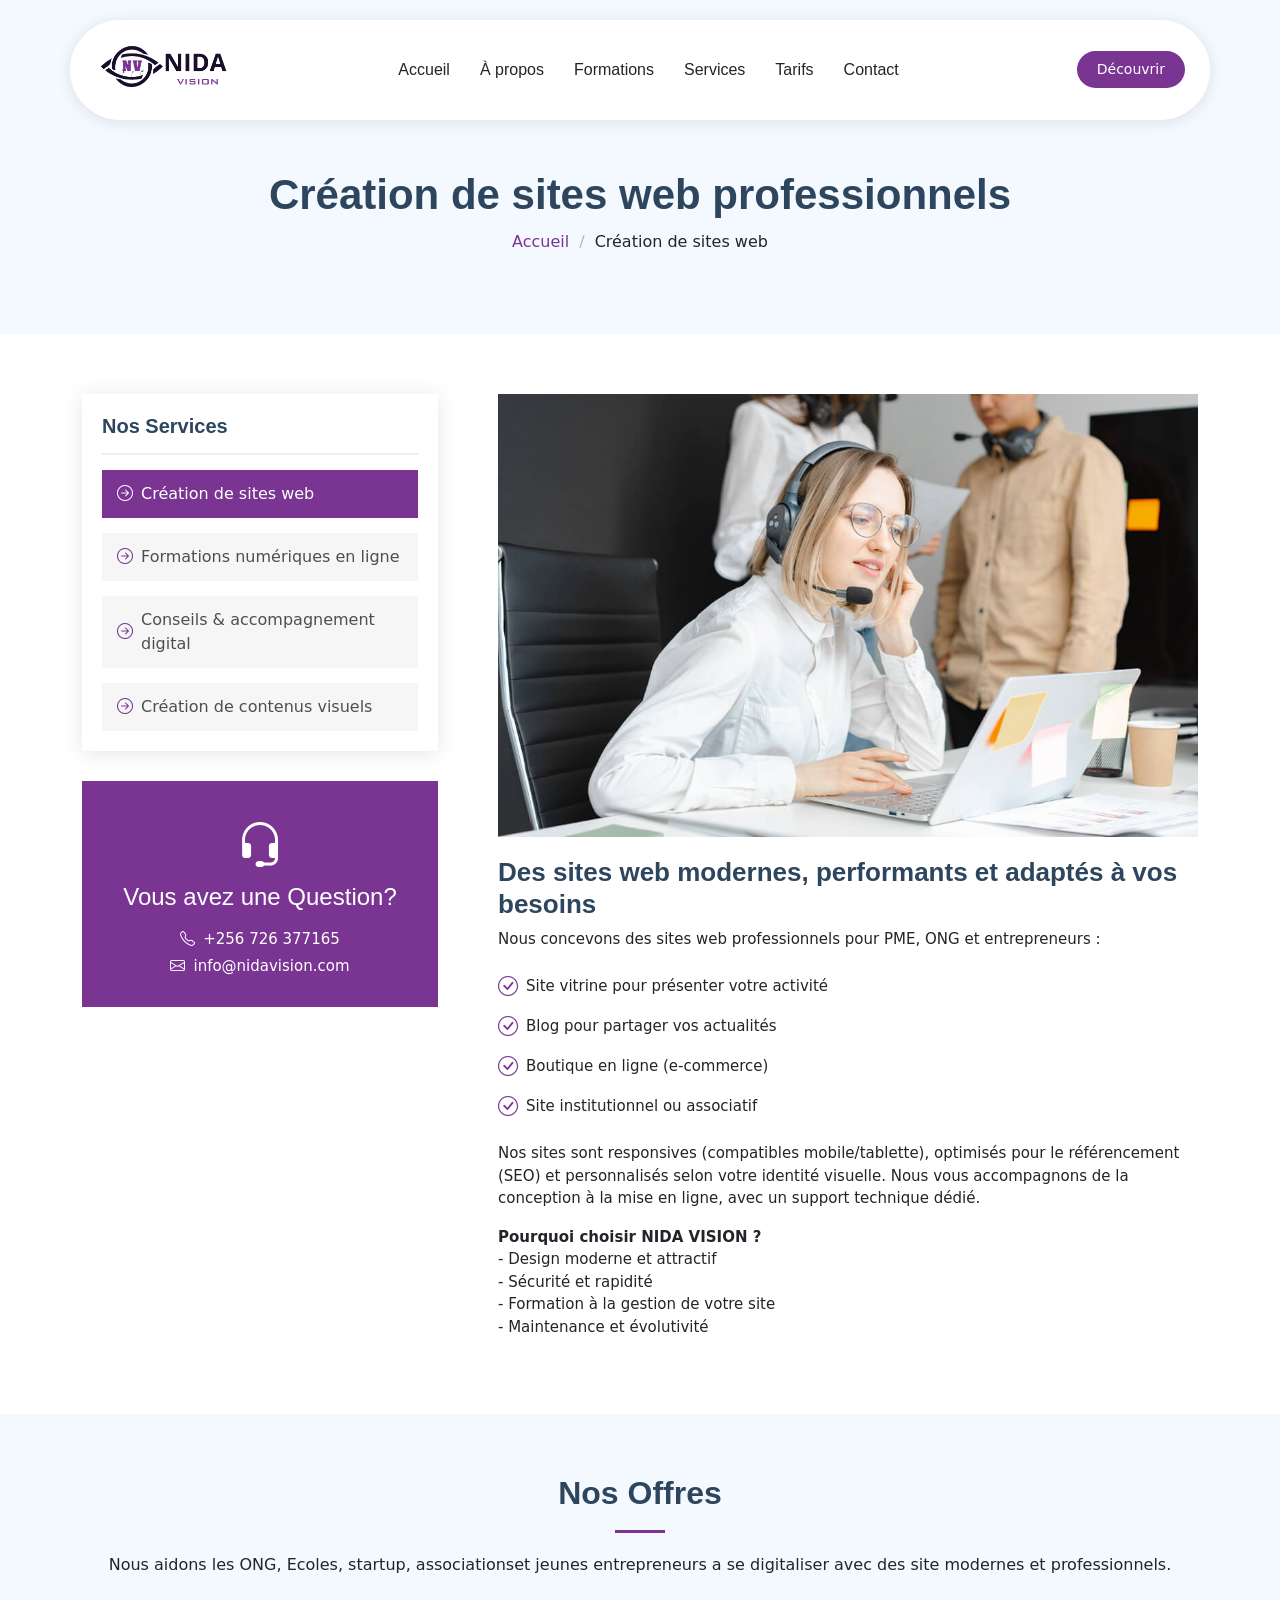
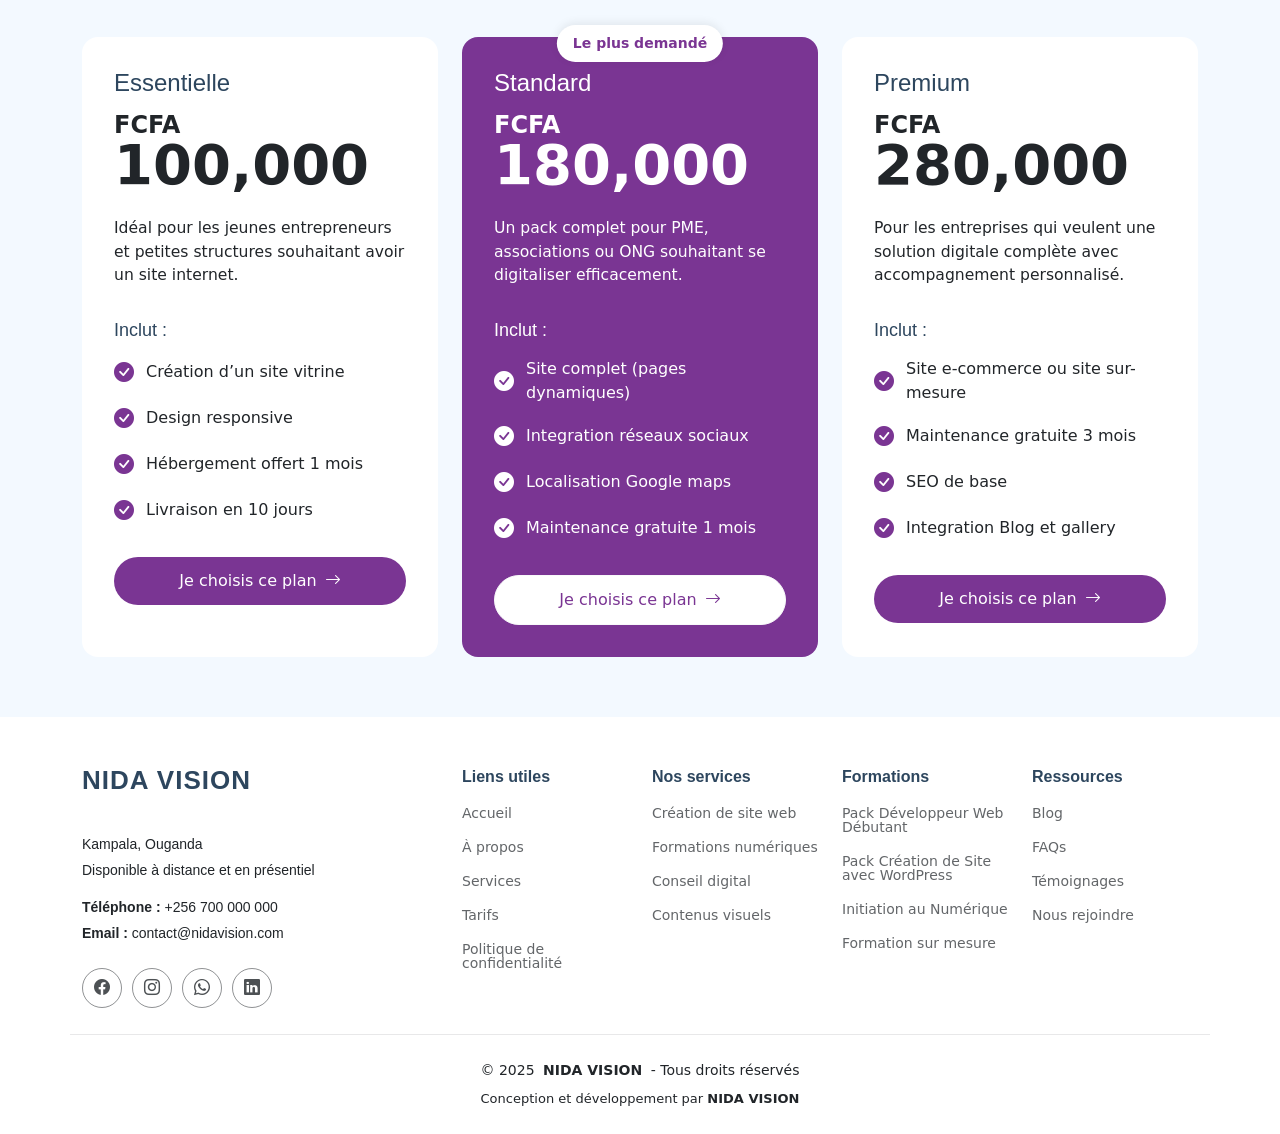
<file: service-web.html>
<!DOCTYPE html>
<html lang="fr">
<head>
  <meta charset="utf-8">
  <meta content="width=device-width, initial-scale=1.0" name="viewport">
  <title>Création de sites web professionnels - NIDA VISION</title>
  <meta name="description" content="Découvrez notre service de création de sites web professionnels, modernes et adaptés à vos besoins : vitrine, blog, e-commerce, institutionnel.">
  <meta name="keywords" content="création site web, site vitrine, e-commerce, NIDA VISION, développement web RCA">
  <meta name="author" content="NIDA VISION">
  <link href="assets/logo/2.png" rel="icon">
  <link href="assets/img/apple-touch-icon.png" rel="apple-touch-icon">
  <link href="assets/vendor/bootstrap/css/bootstrap.min.css" rel="stylesheet">
  <link href="assets/vendor/bootstrap-icons/bootstrap-icons.css" rel="stylesheet">
  <link href="assets/vendor/aos/aos.css" rel="stylesheet">
  <link href="assets/vendor/glightbox/css/glightbox.min.css" rel="stylesheet">
  <link href="assets/vendor/swiper/swiper-bundle.min.css" rel="stylesheet">
  <link href="assets/css/main.css" rel="stylesheet">
</head>
<body class="service-details-page">
  <header id="header" class="header d-flex align-items-center fixed-top">
    <div class="header-container container-fluid container-xl position-relative d-flex align-items-center justify-content-between">
      <a href="index.html" class="logo d-flex align-items-center me-auto me-xl-0">
        <img src="assets/logo/logo.png" alt=""> 
      </a>
      <nav id="navmenu" class="navmenu">
        <ul>
          <li><a href="index.html#hero">Accueil</a></li>
          <li><a href="index.html#about">À propos</a></li>
          <li><a href="index.html#formation">Formations</a></li>
          <li><a href="index.html#services" class="active">Services</a></li>
          <li><a href="index.html#pricing">Tarifs</a></li>
          <li><a href="index.html#contact">Contact</a></li>
        </ul>
        <i class="mobile-nav-toggle d-xl-none bi bi-list"></i>
      </nav>
      <a class="btn-getstarted" href="index.html#about">Découvrir</a>
    </div>
  </header>
  <main class="main">
    <div class="page-title light-background">
      <div class="container">
        <h1>Création de sites web professionnels</h1>
        <nav class="breadcrumbs">
          <ol>
            <li><a href="index.html">Accueil</a></li>
            <li class="current">Création de sites web</li>
          </ol>
        </nav>
      </div>
    </div>
    <section id="service-details" class="service-details section">
      <div class="container">
        <div class="row gy-5">
          <div class="col-lg-4" data-aos="fade-up" data-aos-delay="100">
            <div class="service-box">
              <h4>Nos Services</h4>
              <div class="services-list">
                <a href="service-web.html" class="active"><i class="bi bi-arrow-right-circle"></i><span>Création de sites web</span></a>
                <a href="service-formation.html"><i class="bi bi-arrow-right-circle"></i><span>Formations numériques en ligne</span></a>
                <a href="service-conseil.html"><i class="bi bi-arrow-right-circle"></i><span>Conseils & accompagnement digital</span></a>
                <a href="service-visuel.html"><i class="bi bi-arrow-right-circle"></i><span>Création de contenus visuels</span></a>
              </div>
            </div>
            <div class="help-box d-flex flex-column justify-content-center align-items-center">
              <i class="bi bi-headset help-icon"></i>
              <h4>Vous avez une Question?</h4>
              <p class="d-flex align-items-center mt-2 mb-0"><i class="bi bi-telephone me-2"></i> <span>+256 726 377165</span></p>
              <p class="d-flex align-items-center mt-1 mb-0"><i class="bi bi-envelope me-2"></i> <a href="mailto:info@nidavision.com">info@nidavision.com</a></p>
            </div>
          </div>
          <div class="col-lg-8 ps-lg-5" data-aos="fade-up" data-aos-delay="200">
            <img src="assets/img/services.jpg" alt="Création de sites web" class="img-fluid services-img">
            <h3>Des sites web modernes, performants et adaptés à vos besoins</h3>
            <p>
              Nous concevons des sites web professionnels pour PME, ONG et entrepreneurs :
              <ul>
                <li><i class="bi bi-check-circle"></i> Site vitrine pour présenter votre activité</li>
                <li><i class="bi bi-check-circle"></i> Blog pour partager vos actualités</li>
                <li><i class="bi bi-check-circle"></i> Boutique en ligne (e-commerce)</li>
                <li><i class="bi bi-check-circle"></i> Site institutionnel ou associatif</li>
              </ul>
            </p>
            <p>
              Nos sites sont responsives (compatibles mobile/tablette), optimisés pour le référencement (SEO) et personnalisés selon votre identité visuelle. Nous vous accompagnons de la conception à la mise en ligne, avec un support technique dédié.
            </p>
            <p>
              <strong>Pourquoi choisir NIDA VISION ?</strong><br>
              - Design moderne et attractif<br>
              - Sécurité et rapidité<br>
              - Formation à la gestion de votre site<br>
              - Maintenance et évolutivité
            </p>
          </div>
        </div>
      </div>
    </section>
      <!-- Pricing Section -->
<section id="pricing" class="pricing section light-background">

  <!-- Section Title -->
  <div class="container section-title" data-aos="fade-up">
    <h2>Nos Offres</h2>
    <p>Nous aidons les ONG, Ecoles, startup, associationset jeunes entrepreneurs a se digitaliser avec des site modernes et professionnels.</p>
  </div><!-- End Section Title -->

  <div class="container" data-aos="fade-up" data-aos-delay="100">

    <div class="row g-4 justify-content-center">

      <!-- Start Plan -->
      <div class="col-lg-4" data-aos="fade-up" data-aos-delay="100">
        <div class="pricing-card">
          <h3>Essentielle</h3>
          <div class="price">
            <span class="currency">FCFA</span>
            <span class="amount">100,000</span>
          </div>
          <p class="description">Idéal pour les jeunes entrepreneurs et petites structures souhaitant avoir un site internet.</p>

          <h4>Inclut :</h4>
          <ul class="features-list">
            <li><i class="bi bi-check-circle-fill"></i> Création d’un site vitrine</li>
            <li><i class="bi bi-check-circle-fill"></i> Design responsive</li>
            <li><i class="bi bi-check-circle-fill"></i> Hébergement offert 1 mois</li>
            <li><i class="bi bi-check-circle-fill"></i> Livraison en 10 jours</li>
          </ul>

          <a href="" class="btn btn-primary" data-bs-toggle="modal" data-bs-target="#planModal" data-plan="Start">
            Je choisis ce plan
            <i class="bi bi-arrow-right"></i>
          </a>
        </div>
      </div>

      <!-- Pro Plan -->
      <div class="col-lg-4" data-aos="fade-up" data-aos-delay="200">
        <div class="pricing-card popular">
          <div class="popular-badge">Le plus demandé</div>
          <h3>Standard</h3>
          <div class="price">
            <span class="currency">FCFA</span>
            <span class="amount">180,000</span>
          </div>
          <p class="description">Un pack complet pour PME, associations ou ONG souhaitant se digitaliser efficacement.</p>

          <h4>Inclut :</h4>
          <ul class="features-list">
            <li><i class="bi bi-check-circle-fill"></i> Site complet (pages dynamiques)</li>
            <li><i class="bi bi-check-circle-fill"></i> Integration réseaux sociaux</li>
            <li><i class="bi bi-check-circle-fill"></i> Localisation Google maps</li>
            <li><i class="bi bi-check-circle-fill"></i> Maintenance gratuite 1 mois</li>
          </ul>

          <a href="https://forms.gle/ton-form" class="btn btn-light" data-bs-toggle="modal" data-bs-target="#planModal" data-plan="Pro">
            Je choisis ce plan
            <i class="bi bi-arrow-right"></i>
          </a>
        </div>
      </div>

      <!-- Premium Plan -->
      <div class="col-lg-4" data-aos="fade-up" data-aos-delay="300">
        <div class="pricing-card">
          <h3>Premium</h3>
          <div class="price">
            <span class="currency">FCFA</span>
            <span class="amount">280,000</span>
          </div>
          <p class="description">Pour les entreprises qui veulent une solution digitale complète avec accompagnement personnalisé.</p>

          <h4>Inclut :</h4>
          <ul class="features-list">
            <li><i class="bi bi-check-circle-fill"></i> Site e-commerce ou site sur-mesure</li>
            <li><i class="bi bi-check-circle-fill"></i> Maintenance gratuite 3 mois</li>
            <li><i class="bi bi-check-circle-fill"></i> SEO de base</li>
            <li><i class="bi bi-check-circle-fill"></i> Integration Blog et gallery</li>
          </ul>

          <a href="https://forms.gle/ton-form" class="btn btn-primary" data-bs-toggle="modal" data-bs-target="#planModal" data-plan="Premium">
            Je choisis ce plan
            <i class="bi bi-arrow-right"></i>
          </a>
        </div>
      </div>
    </div>
  </div>
  </main>
  <footer id="footer" class="footer">
    <div class="container footer-top">
      <div class="row gy-4">
        <div class="col-lg-4 col-md-6 footer-about">
          <a href="index.html" class="logo d-flex align-items-center">
            <span class="sitename">NIDA VISION</span>
          </a>
          <div class="footer-contact pt-3">
            <p>Kampala, Ouganda</p>
            <p>Disponible à distance et en présentiel</p>
            <p class="mt-3"><strong>Téléphone :</strong> <span>+256 700 000 000</span></p>
            <p><strong>Email :</strong> <span>contact@nidavision.com</span></p>
          </div>
          <div class="social-links d-flex mt-4">
            <a href="#"><i class="bi bi-facebook"></i></a>
            <a href="#"><i class="bi bi-instagram"></i></a>
            <a href="#"><i class="bi bi-whatsapp"></i></a>
            <a href="#"><i class="bi bi-linkedin"></i></a>
          </div>
        </div>
        <div class="col-lg-2 col-md-3 footer-links">
          <h4>Liens utiles</h4>
          <ul>
            <li><a href="index.html#hero">Accueil</a></li>
            <li><a href="index.html#about">À propos</a></li>
            <li><a href="index.html#services">Services</a></li>
            <li><a href="index.html#pricing">Tarifs</a></li>
            <li><a href="#">Politique de confidentialité</a></li>
          </ul>
        </div>
        <div class="col-lg-2 col-md-3 footer-links">
          <h4>Nos services</h4>
          <ul>
            <li><a href="service-web.html">Création de site web</a></li>
            <li><a href="service-formation.html">Formations numériques</a></li>
            <li><a href="service-conseil.html">Conseil digital</a></li>
            <li><a href="service-visuel.html">Contenus visuels</a></li>
          </ul>
        </div>
        <div class="col-lg-2 col-md-3 footer-links">
          <h4>Formations</h4>
          <ul>
            <li><a href="#">Pack Développeur Web Débutant</a></li>
            <li><a href="#">Pack Création de Site avec WordPress</a></li>
            <li><a href="#">Initiation au Numérique</a></li>
            <li><a href="#">Formation sur mesure</a></li>
          </ul>
        </div>
        <div class="col-lg-2 col-md-3 footer-links">
          <h4>Ressources</h4>
          <ul>
            <li><a href="#">Blog</a></li>
            <li><a href="#">FAQs</a></li>
            <li><a href="#">Témoignages</a></li>
            <li><a href="#">Nous rejoindre</a></li>
          </ul>
        </div>
      </div>
    </div>
    <div class="container copyright text-center mt-4">
      <p>© <span>2025</span> <strong class="px-1 sitename">NIDA VISION</strong> <span> - Tous droits réservés</span></p>
      <div class="credits">
        Conception et développement par <strong>NIDA VISION</strong>
      </div>
    </div>
  </footer>
  <a href="#" id="scroll-top" class="scroll-top d-flex align-items-center justify-content-center"><i class="bi bi-arrow-up-short"></i></a>
  <script src="assets/vendor/bootstrap/js/bootstrap.bundle.min.js"></script>
  <script src="assets/vendor/php-email-form/validate.js"></script>
  <script src="assets/vendor/aos/aos.js"></script>
  <script src="assets/vendor/glightbox/js/glightbox.min.js"></script>
  <script src="assets/vendor/swiper/swiper-bundle.min.js"></script>
  <script src="assets/vendor/purecounter/purecounter_vanilla.js"></script>
  <script src="assets/js/main.js"></script>
</body>
</html>
</file>
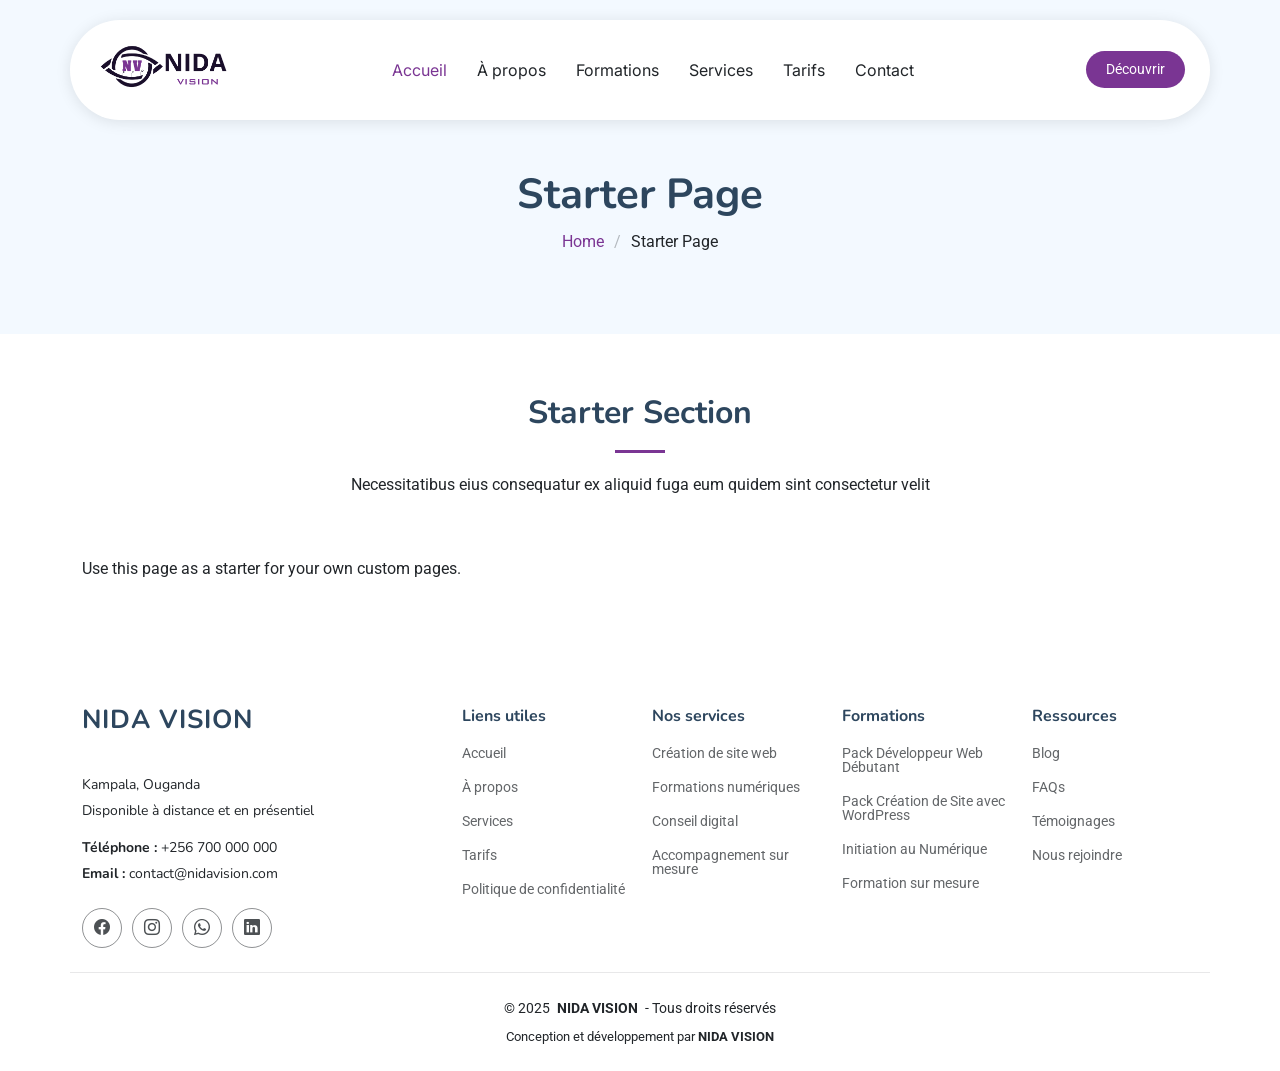
<file: starter-page.html>
<!DOCTYPE html>
<html lang="en">

<head>
  <meta charset="utf-8">
  <meta content="width=device-width, initial-scale=1.0" name="viewport">
  <title>Starter Page - iLanding Bootstrap Template</title>
  <meta name="description" content="">
  <meta name="keywords" content="">

  <!-- Favicons -->
  <link href="assets/img/favicon.png" rel="icon">
  <link href="assets/img/apple-touch-icon.png" rel="apple-touch-icon">

  <!-- Fonts -->
  <link href="https://fonts.googleapis.com" rel="preconnect">
  <link href="https://fonts.gstatic.com" rel="preconnect" crossorigin>
  <link href="https://fonts.googleapis.com/css2?family=Roboto:ital,wght@0,100;0,300;0,400;0,500;0,700;0,900;1,100;1,300;1,400;1,500;1,700;1,900&family=Inter:wght@100;200;300;400;500;600;700;800;900&family=Nunito:ital,wght@0,200;0,300;0,400;0,500;0,600;0,700;0,800;0,900;1,200;1,300;1,400;1,500;1,600;1,700;1,800;1,900&display=swap" rel="stylesheet">

  <!-- Vendor CSS Files -->
  <link href="assets/vendor/bootstrap/css/bootstrap.min.css" rel="stylesheet">
  <link href="assets/vendor/bootstrap-icons/bootstrap-icons.css" rel="stylesheet">
  <link href="assets/vendor/aos/aos.css" rel="stylesheet">
  <link href="assets/vendor/glightbox/css/glightbox.min.css" rel="stylesheet">
  <link href="assets/vendor/swiper/swiper-bundle.min.css" rel="stylesheet">

  <!-- Main CSS File -->
  <link href="assets/css/main.css" rel="stylesheet">

  <!-- =======================================================
  * Template Name: iLanding
  * Template URL: https://bootstrapmade.com/ilanding-bootstrap-landing-page-template/
  * Updated: Nov 12 2024 with Bootstrap v5.3.3
  * Author: BootstrapMade.com
  * License: https://bootstrapmade.com/license/
  ======================================================== -->
</head>

<body class="starter-page-page">

<header id="header" class="header d-flex align-items-center fixed-top">
    <div class="header-container container-fluid container-xl position-relative d-flex align-items-center justify-content-between">

      <a href="index.html" class="logo d-flex align-items-center me-auto me-xl-0">
        <!-- Uncomment the line below if you also wish to use an image logo -->
        <img src="assets/logo/logo.png" alt=""> 
      </a>

      <nav id="navmenu" class="navmenu">
        <ul>
          <li><a href="#hero" class="active">Accueil</a></li>
          <li><a href="#about">À propos</a></li>
          <li><a href="#formation">Formations</a></li>
          <li><a href="#services">Services</a></li>
          <li><a href="#pricing">Tarifs</a></li>
          <li><a href="#contact">Contact</a></li>
        </ul>
        <i class="mobile-nav-toggle d-xl-none bi bi-list"></i>
      </nav>

      <a class="btn-getstarted" href="index.html#about">Découvrir</a>

    </div>
  </header>

  <main class="main">

    <!-- Page Title -->
    <div class="page-title light-background">
      <div class="container">
        <h1>Starter Page</h1>
        <nav class="breadcrumbs">
          <ol>
            <li><a href="index.html">Home</a></li>
            <li class="current">Starter Page</li>
          </ol>
        </nav>
      </div>
    </div><!-- End Page Title -->

    <!-- Starter Section Section -->
    <section id="starter-section" class="starter-section section">

      <!-- Section Title -->
      <div class="container section-title" data-aos="fade-up">
        <h2>Starter Section</h2>
        <p>Necessitatibus eius consequatur ex aliquid fuga eum quidem sint consectetur velit</p>
      </div><!-- End Section Title -->

      <div class="container" data-aos="fade-up">
        <p>Use this page as a starter for your own custom pages.</p>
      </div>

    </section><!-- /Starter Section Section -->

  </main>

  <footer id="footer" class="footer">

    <div class="container footer-top">
      <div class="row gy-4">
  
        <!-- À propos -->
        <div class="col-lg-4 col-md-6 footer-about">
          <a href="index.html" class="logo d-flex align-items-center">
            <span class="sitename">NIDA VISION</span>
          </a>
          <div class="footer-contact pt-3">
            <p>Kampala, Ouganda</p>
            <p>Disponible à distance et en présentiel</p>
            <p class="mt-3"><strong>Téléphone :</strong> <span>+256 700 000 000</span></p>
            <p><strong>Email :</strong> <span>contact@nidavision.com</span></p>
          </div>
          <div class="social-links d-flex mt-4">
            <a href="#"><i class="bi bi-facebook"></i></a>
            <a href="#"><i class="bi bi-instagram"></i></a>
            <a href="#"><i class="bi bi-whatsapp"></i></a>
            <a href="#"><i class="bi bi-linkedin"></i></a>
          </div>
        </div>
  
        <!-- Liens utiles -->
        <div class="col-lg-2 col-md-3 footer-links">
          <h4>Liens utiles</h4>
          <ul>
            <li><a href="#hero">Accueil</a></li>
            <li><a href="#about">À propos</a></li>
            <li><a href="#services">Services</a></li>
            <li><a href="#pricing">Tarifs</a></li>
            <li><a href="#">Politique de confidentialité</a></li>
          </ul>
        </div>
  
        <!-- Nos services -->
        <div class="col-lg-2 col-md-3 footer-links">
          <h4>Nos services</h4>
          <ul>
            <li><a href="#services">Création de site web</a></li>
            <li><a href="#services">Formations numériques</a></li>
            <li><a href="#services">Conseil digital</a></li>
            <li><a href="#services">Accompagnement sur mesure</a></li>
          </ul>
        </div>
  
        <!-- Formations -->
        <div class="col-lg-2 col-md-3 footer-links">
          <h4>Formations</h4>
          <ul>
            <li><a href="#">Pack Développeur Web Débutant</a></li>
            <li><a href="#">Pack Création de Site avec WordPress</a></li>
            <li><a href="#">Initiation au Numérique</a></li>
            <li><a href="#">Formation sur mesure</a></li>
          </ul>
        </div>
  
        <!-- Ressources -->
        <div class="col-lg-2 col-md-3 footer-links">
          <h4>Ressources</h4>
          <ul>
            <li><a href="#">Blog</a></li>
            <li><a href="#">FAQs</a></li>
            <li><a href="#">Témoignages</a></li>
            <li><a href="#">Nous rejoindre</a></li>
          </ul>
        </div>
  
      </div>
    </div>
  
    <div class="container copyright text-center mt-4">
      <p>© <span>2025</span> <strong class="px-1 sitename">NIDA VISION</strong> <span> - Tous droits réservés</span></p>
      <div class="credits">
        Conception et développement par <strong>NIDA VISION</strong>
      </div>
    </div>
  
  </footer>
  

  <!-- Scroll Top -->
  <a href="#" id="scroll-top" class="scroll-top d-flex align-items-center justify-content-center"><i class="bi bi-arrow-up-short"></i></a>

  <!-- Vendor JS Files -->
  <script src="assets/vendor/bootstrap/js/bootstrap.bundle.min.js"></script>
  <script src="assets/vendor/php-email-form/validate.js"></script>
  <script src="assets/vendor/aos/aos.js"></script>
  <script src="assets/vendor/glightbox/js/glightbox.min.js"></script>
  <script src="assets/vendor/swiper/swiper-bundle.min.js"></script>
  <script src="assets/vendor/purecounter/purecounter_vanilla.js"></script>

  <!-- Main JS File -->
  <script src="assets/js/main.js"></script>

</body>

</html>
</file>
<file: assets/css/main.css>
/**
* Template Name: iLanding
* Template URL: https://bootstrapmade.com/ilanding-bootstrap-landing-page-template/
* Updated: Nov 12 2024 with Bootstrap v5.3.3
* Author: BootstrapMade.com
* License: https://bootstrapmade.com/license/
*/

/*--------------------------------------------------------------
# Font & Color Variables
# Help: https://bootstrapmade.com/color-system/
--------------------------------------------------------------*/
/* Fonts */
:root {
  --default-font: "Roboto",  system-ui, -apple-system, "Segoe UI", Roboto, "Helvetica Neue", Arial, "Noto Sans", "Liberation Sans", sans-serif, "Apple Color Emoji", "Segoe UI Emoji", "Segoe UI Symbol", "Noto Color Emoji";
  --heading-font: "Nunito",  sans-serif;
  --nav-font: "Inter",  sans-serif;
}

/* Global Colors - The following color variables are used throughout the website. Updating them here will change the color scheme of the entire website */
:root { 
  --background-color: #ffffff; /* Background color for the entire website, including individual sections */
  --default-color: #212529; /* Default color used for the majority of the text content across the entire website */
  --heading-color: #2d465e; /* Color for headings, subheadings and title throughout the website */
  --accent-color: #7a3593; /* Accent color that represents your brand on the website. It's used for buttons, links, and other elements that need to stand out */
  --surface-color: #ffffff; /* The surface color is used as a background of boxed elements within sections, such as cards, icon boxes, or other elements that require a visual separation from the global background. */
  --contrast-color: #ffffff; /* Contrast color for text, ensuring readability against backgrounds of accent, heading, or default colors. */
}

/* Nav Menu Colors - The following color variables are used specifically for the navigation menu. They are separate from the global colors to allow for more customization options */
:root {
  --nav-color: #212529;  /* The default color of the main navmenu links */
  --nav-hover-color: #0d83fd; /* Applied to main navmenu links when they are hovered over or active */
  --nav-mobile-background-color: #ffffff; /* Used as the background color for mobile navigation menu */
  --nav-dropdown-background-color: #ffffff; /* Used as the background color for dropdown items that appear when hovering over primary navigation items */
  --nav-dropdown-color: #212529; /* Used for navigation links of the dropdown items in the navigation menu. */
  --nav-dropdown-hover-color: #0d83fd; /* Similar to --nav-hover-color, this color is applied to dropdown navigation links when they are hovered over. */
}

/* Color Presets - These classes override global colors when applied to any section or element, providing reuse of the sam color scheme. */

.light-background {
  --background-color: #f3f9ff;
  --surface-color: #ffffff;
}

.dark-background {
  --background-color: #7a3593;
  --default-color: #ffffff;
  --heading-color: #ffffff;
  --surface-color: #409dfd;
  --contrast-color: #ffffff;
}

/* Smooth scroll */
:root {
  scroll-behavior: smooth;
}

/*--------------------------------------------------------------
# General Styling & Shared Classes
--------------------------------------------------------------*/
body {
  color: var(--default-color);
  background-color: var(--background-color);
  font-family: var(--default-font);
}

a {
  color: var(--accent-color);
  text-decoration: none;
  transition: 0.3s;
}

a:hover {
  color: color-mix(in srgb, var(--accent-color), transparent 25%);
  text-decoration: none;
}

h1,
h2,
h3,
h4,
h5,
h6 {
  color: var(--heading-color);
  font-family: var(--heading-font);
}

/* PHP Email Form Messages
------------------------------*/
.php-email-form .error-message {
  display: none;
  background: #df1529;
  color: #ffffff;
  text-align: left;
  padding: 15px;
  margin-bottom: 24px;
  font-weight: 600;
}

.php-email-form .sent-message {
  display: none;
  color: #ffffff;
  background: #059652;
  text-align: center;
  padding: 15px;
  margin-bottom: 24px;
  font-weight: 600;
}

.php-email-form .loading {
  display: none;
  background: var(--surface-color);
  text-align: center;
  padding: 15px;
  margin-bottom: 24px;
}

.php-email-form .loading:before {
  content: "";
  display: inline-block;
  border-radius: 50%;
  width: 24px;
  height: 24px;
  margin: 0 10px -6px 0;
  border: 3px solid var(--accent-color);
  border-top-color: var(--surface-color);
  animation: php-email-form-loading 1s linear infinite;
}

@keyframes php-email-form-loading {
  0% {
    transform: rotate(0deg);
  }

  100% {
    transform: rotate(360deg);
  }
}

/*--------------------------------------------------------------
# Global Header
--------------------------------------------------------------*/
.header {
  --background-color: rgba(255, 255, 255, 0);
  color: var(--default-color);
  background-color: var(--background-color);
  padding: 20px 0;
  transition: all 0.5s;
  z-index: 997;
}

.header .header-container {
  background: var(--surface-color);
  border-radius: 50px;
  padding: 5px 25px;
  box-shadow: 0px 2px 15px rgba(0, 0, 0, 0.1);
}

.scrolled .header .header-container {
  background: color-mix(in srgb, var(--surface-color), transparent 5%);
}

.header .logo {
  line-height: 1;
  padding-left: 5px;
}

.header .logo img {
  max-height: 90px;
  margin-right: 8px;
}


.header .btn-getstarted,
.header .btn-getstarted:focus {
  color: var(--contrast-color);
  background: #7a3593;
  font-size: 14px;
  padding: 8px 20px;
  margin: 0 0 0 30px;
  border-radius: 50px;
  transition: 0.3s;
}

.header .btn-getstarted:hover,
.header .btn-getstarted:focus:hover {
  color: var(--contrast-color);
  background: color-mix(in srgb, var(--accent-color), transparent 15%);
}

@media (max-width: 1200px) {
  .header {
    padding-top: 10px;
  }

  .header .header-container {
    margin-left: 10px;
    margin-right: 10px;
    padding: 10px 5px 10px 15px;
  }

  .header .logo {
    order: 1;
  }

  .header .btn-getstarted {
    order: 2;
    margin: 0 10px 0 0;
    padding: 6px 15px;
  }

  .header .navmenu {
    order: 3;
  }
}

/*--------------------------------------------------------------
# Navigation Menu
--------------------------------------------------------------*/
/* Navmenu - Desktop */
@media (min-width: 1200px) {
  .navmenu {
    padding: 0;
  }

  .navmenu ul {
    margin: 0;
    padding: 0;
    display: flex;
    list-style: none;
    align-items: center;
  }

  .navmenu li {
    position: relative;
  }

  .navmenu a,
  .navmenu a:focus {
    color: var(--nav-color);
    padding: 18px 15px;
    font-size: 16px;
    font-family: var(--nav-font);
    font-weight: 400;
    display: flex;
    align-items: center;
    justify-content: space-between;
    white-space: nowrap;
    transition: 0.3s;
  }
}

  .navmenu a i,
  .navmenu a:focus i {
    font-size: 12px;
    line-height: 0;
    margin-left: 5px;
    transition: 0.3s;
  }

  .navmenu li:last-child a {
    padding-right: 0;
  }

  .navmenu li:hover>a,
  .navmenu .active,
  .navmenu .active:focus {
    color: #7a3593;
  }

  

/* Navmenu - Mobile */
@media (max-width: 1199px) {
  .mobile-nav-toggle {
    color: var(--nav-color);
    font-size: 28px;
    line-height: 0;
    margin-right: 10px;
    cursor: pointer;
    transition: color 0.3s;
  }

  .navmenu {
    padding: 0;
    z-index: 9997;
  }

  .navmenu ul {
    display: none;
    list-style: none;
    position: absolute;
    inset: 60px 20px 20px 20px;
    padding: 10px 0;
    margin: 0;
    border-radius: 6px;
    background-color: var(--nav-mobile-background-color);
    overflow-y: auto;
    transition: 0.3s;
    z-index: 9998;
    box-shadow: 0px 0px 30px rgba(0, 0, 0, 0.1);
  }

  .navmenu a,
  .navmenu a:focus {
    color: var(--nav-dropdown-color);
    padding: 10px 20px;
    font-family: var(--nav-font);
    font-size: 17px;
    font-weight: 500;
    display: flex;
    align-items: center;
    justify-content: space-between;
    white-space: nowrap;
    transition: 0.3s;
  }

  .navmenu a i,
  .navmenu a:focus i {
    font-size: 12px;
    line-height: 0;
    margin-left: 5px;
    width: 30px;
    height: 30px;
    display: flex;
    align-items: center;
    justify-content: center;
    border-radius: 50%;
    transition: 0.3s;
    background-color: color-mix(in srgb, var(--accent-color), transparent 90%);
  }

  .navmenu a i:hover,
  .navmenu a:focus i:hover {
    background-color: var(--accent-color);
    color: var(--contrast-color);
  }

  .navmenu a:hover,
  .navmenu .active,
  .navmenu .active:focus {
    color: var(--nav-dropdown-hover-color);
  }

  .navmenu .active i,
  .navmenu .active:focus i {
    background-color: var(--accent-color);
    color: var(--contrast-color);
    transform: rotate(180deg);
  }

  .navmenu .dropdown ul {
    position: static;
    display: none;
    z-index: 99;
    padding: 10px 0;
    margin: 10px 20px;
    background-color: var(--nav-dropdown-background-color);
    border: 1px solid color-mix(in srgb, var(--default-color), transparent 90%);
    box-shadow: none;
    transition: all 0.5s ease-in-out;
  }

  .navmenu .dropdown ul ul {
    background-color: rgba(33, 37, 41, 0.1);
  }

  .navmenu .dropdown>.dropdown-active {
    display: block;
    background-color: rgba(33, 37, 41, 0.03);
  }

  .mobile-nav-active {
    overflow: hidden;
  }

  .mobile-nav-active .mobile-nav-toggle {
    color: #fff;
    position: absolute;
    font-size: 32px;
    top: 15px;
    right: 15px;
    margin-right: 0;
    z-index: 9999;
  }

  .mobile-nav-active .navmenu {
    position: fixed;
    overflow: hidden;
    inset: 0;
    background: rgba(33, 37, 41, 0.8);
    transition: 0.3s;
  }

  .mobile-nav-active .navmenu>ul {
    display: block;
  }
}

/*--------------------------------------------------------------
# Global Footer
--------------------------------------------------------------*/
.footer {
  color: var(--default-color);
  background-color: var(--background-color);
  font-size: 14px;
  position: relative;
}

.footer .footer-top {
  padding-top: 50px;
}

.footer .footer-about .logo {
  line-height: 1;
  margin-bottom: 25px;
}

.footer .footer-about .logo img {
  max-height: 40px;
  margin-right: 6px;
}

.footer .footer-about .logo span {
  color: var(--heading-color);
  font-family: var(--heading-font);
  font-size: 26px;
  font-weight: 700;
  letter-spacing: 1px;
}

.footer .footer-about p {
  font-size: 14px;
  font-family: var(--heading-font);
}

.footer .social-links a {
  display: flex;
  align-items: center;
  justify-content: center;
  width: 40px;
  height: 40px;
  border-radius: 50%;
  border: 1px solid color-mix(in srgb, var(--default-color), transparent 50%);
  font-size: 16px;
  color: color-mix(in srgb, var(--default-color), transparent 20%);
  margin-right: 10px;
  transition: 0.3s;
}

.footer .social-links a:hover {
  color: var(--accent-color);
  border-color: var(--accent-color);
}

.footer h4 {
  font-size: 16px;
  font-weight: bold;
  position: relative;
  padding-bottom: 12px;
}

.footer .footer-links {
  margin-bottom: 30px;
}

.footer .footer-links ul {
  list-style: none;
  padding: 0;
  margin: 0;
}

.footer .footer-links ul i {
  padding-right: 2px;
  font-size: 12px;
  line-height: 0;
}

.footer .footer-links ul li {
  padding: 10px 0;
  display: flex;
  align-items: center;
}

.footer .footer-links ul li:first-child {
  padding-top: 0;
}

.footer .footer-links ul a {
  color: color-mix(in srgb, var(--default-color), transparent 30%);
  display: inline-block;
  line-height: 1;
}

.footer .footer-links ul a:hover {
  color: var(--accent-color);
}

.footer .footer-contact p {
  margin-bottom: 5px;
}

.footer .copyright {
  padding: 25px 0;
  border-top: 1px solid color-mix(in srgb, var(--default-color), transparent 90%);
}

.footer .copyright p {
  margin-bottom: 0;
}

.footer .credits {
  margin-top: 8px;
  font-size: 13px;
}

/*--------------------------------------------------------------
# Scroll Top Button
--------------------------------------------------------------*/
.scroll-top {
  position: fixed;
  visibility: hidden;
  opacity: 0;
  right: 15px;
  bottom: -15px;
  z-index: 99999;
  background-color: var(--accent-color);
  width: 44px;
  height: 44px;
  border-radius: 50px;
  transition: all 0.4s;
}

.scroll-top i {
  font-size: 24px;
  color: var(--contrast-color);
  line-height: 0;
}

.scroll-top:hover {
  background-color: color-mix(in srgb, var(--accent-color), transparent 20%);
  color: var(--contrast-color);
}

.scroll-top.active {
  visibility: visible;
  opacity: 1;
  bottom: 15px;
}

/*--------------------------------------------------------------
# Disable aos animation delay on mobile devices
--------------------------------------------------------------*/
@media screen and (max-width: 768px) {
  [data-aos-delay] {
    transition-delay: 0 !important;
  }
}

/*--------------------------------------------------------------
# Global Page Titles & Breadcrumbs
--------------------------------------------------------------*/
.page-title {
  color: var(--default-color);
  background-color: var(--background-color);
  padding: 170px 0 80px 0;
  text-align: center;
  position: relative;
}

.page-title h1 {
  font-size: 42px;
  font-weight: 700;
  margin-bottom: 10px;
}

.page-title .breadcrumbs ol {
  display: flex;
  flex-wrap: wrap;
  list-style: none;
  justify-content: center;
  padding: 0;
  margin: 0;
  font-size: 16px;
  font-weight: 400;
}

.page-title .breadcrumbs ol li+li {
  padding-left: 10px;
}

.page-title .breadcrumbs ol li+li::before {
  content: "/";
  display: inline-block;
  padding-right: 10px;
  color: color-mix(in srgb, var(--default-color), transparent 70%);
}

/*--------------------------------------------------------------
# Global Sections
--------------------------------------------------------------*/
section,
.section {
  color: var(--default-color);
  background-color: var(--background-color);
  padding: 60px 0;
  scroll-margin-top: 90px;
  overflow: clip;
}

@media (max-width: 1199px) {

  section,
  .section {
    scroll-margin-top: 66px;
  }
}

/*--------------------------------------------------------------
# Global Section Titles
--------------------------------------------------------------*/
.section-title {
  text-align: center;
  padding-bottom: 60px;
  position: relative;
}

.section-title h2 {
  font-size: 32px;
  font-weight: 700;
  margin-bottom: 20px;
  padding-bottom: 20px;
  position: relative;
}

.section-title h2:after {
  content: "";
  position: absolute;
  display: block;
  width: 50px;
  height: 3px;
  background: var(--accent-color);
  left: 0;
  right: 0;
  bottom: 0;
  margin: auto;
}

.section-title p {
  margin-bottom: 0;
}

/*--------------------------------------------------------------
# Hero Section
--------------------------------------------------------------*/
.hero {
  position: relative;
  padding-top: 160px;
  background: linear-gradient(135deg, color-mix(in srgb, var(--accent-color), transparent 95%) 50%, color-mix(in srgb, var(--accent-color), transparent 98%) 25%, transparent 50%);
}

.hero::before {
  content: "";
  position: absolute;
  top: 0;
  left: 0;
  width: 100%;
  height: 100%;
  background: radial-gradient(circle at 90% 10%, color-mix(in srgb, var(--accent-color), transparent 92%), transparent 40%);
  pointer-events: none;
}

.hero .hero-content {
  position: relative;
  z-index: 1;
}

.hero .hero-content h1 {
  font-size: 3.5rem;
  font-weight: 700;
  line-height: 1.2;
  margin-bottom: 1.5rem;
}

.hero .hero-content h1 .accent-text {
  color: var(--accent-color);
}

@media (max-width: 992px) {
  .hero .hero-content {
    text-align: center;
    margin-bottom: 3rem;
  }

  .hero .hero-content h1 {
    font-size: 2.5rem;
  }

  .hero .hero-content .hero-buttons {
    justify-content: center;
  }
}

@media (max-width: 575px) {
  .hero .hero-content h1 {
    font-size: 2rem;
  }
}

.hero .company-badge {
  display: inline-flex;
  align-items: center;
  padding: 0.5rem 1rem;
  background-color: color-mix(in srgb, var(--accent-color), transparent 92%);
  border-radius: 50px;
  color: var(--accent-color);
  font-weight: 500;
}

.hero .company-badge i {
  font-size: 1.25rem;
}

.hero .btn-primary {
  background-color: var(--accent-color);
  border-color: var(--accent-color);
  color: var(--contrast-color);
  padding: 0.75rem 2.5rem;
  border-radius: 50px;
  font-weight: 500;
  transition: all 0.3s ease;
}

.hero .btn-primary:hover {
  background-color: color-mix(in srgb, var(--accent-color), black 20%);
  border-color: color-mix(in srgb, var(--accent-color), black 20%);
}

.hero .btn-link {
  color: var(--heading-color);
  text-decoration: none;
  font-weight: 500;
  transition: all 0.3s ease;
}

.hero .btn-link:hover {
  color: var(--accent-color);
}

.hero .btn-link i {
  font-size: 1.5rem;
  vertical-align: middle;
}

.hero .hero-image {
  position: relative;
  text-align: center;
  z-index: 1;
}

.hero .hero-image img {
  max-width: 100%;
  height: auto;
}

.hero .customers-badge {
  position: absolute;
  bottom: 10px;
  right: 30px;
  background-color: var(--surface-color);
  padding: 1rem;
  border-radius: 10px;
  box-shadow: 0 5px 20px rgba(0, 0, 0, 0.1);
  max-width: 300px;
  animation: float-badge 3s ease-in-out infinite;
  will-change: transform;
}

.hero .customers-badge .customer-avatars {
  display: flex;
  align-items: center;
  margin-bottom: 0.5rem;
}

.hero .customers-badge .avatar {
  width: 35px;
  height: 35px;
  border-radius: 50%;
  border: 2px solid var(--surface-color);
  margin-left: -8px;
}

.hero .customers-badge .avatar:first-child {
  margin-left: 0;
}

.hero .customers-badge .avatar.more {
  background-color: var(--accent-color);
  color: var(--contrast-color);
  display: flex;
  align-items: center;
  justify-content: center;
  font-size: 0.75rem;
  font-weight: 600;
}

.hero .customers-badge p {
  font-size: 0.875rem;
  color: color-mix(in srgb, var(--default-color), transparent 40%);
}

@media (max-width: 992px) {
  .hero .customers-badge {
    position: static;
    margin: 1rem auto;
    max-width: 250px;
  }
}

.hero .stats-row {
  position: relative;
  z-index: 1;
  margin-top: 5rem;
  background-color: var(--surface-color);
  border-radius: 20px;
  box-shadow: 0 5px 15px rgba(0, 0, 0, 0.05);
  padding-bottom: 2rem;
}

.hero .stat-item {
  display: flex;
  align-items: center;
  gap: 1rem;
  padding: 2rem;
}

.hero .stat-item .stat-icon {
  flex-shrink: 0;
  width: 64px;
  height: 64px;
  display: flex;
  align-items: center;
  justify-content: center;
  background-color: color-mix(in srgb, var(--accent-color), transparent 92%);
  border-radius: 50px;
  transition: 0.3s;
}

.hero .stat-item .stat-icon i {
  font-size: 1.5rem;
  color: var(--accent-color);
}

.hero .stat-item:hover .stat-icon {
  background-color: var(--accent-color);
}

.hero .stat-item:hover .stat-icon i {
  color: var(--contrast-color);
}

.hero .stat-item .stat-content {
  flex-grow: 1;
}

.hero .stat-item .stat-content h4 {
  font-size: 1.25rem;
  margin-bottom: 0.25rem;
  font-weight: 600;
}

.hero .stat-item .stat-content p {
  font-size: 0.875rem;
  color: color-mix(in srgb, var(--default-color), transparent 40%);
  margin: 0;
}

@media (max-width: 575px) {
  .hero .stat-item {
    padding: 1.5rem;
  }
}

@keyframes float-badge {
  0% {
    transform: translateY(0);
  }

  50% {
    transform: translateY(-10px);
  }

  100% {
    transform: translateY(0);
  }
}

/*--------------------------------------------------------------
# About Section
--------------------------------------------------------------*/
.about .about-meta {
  color: var(--accent-color);
  font-weight: 600;
  margin-bottom: 1rem;
  display: inline-block;
}

.about .about-title {
  font-size: 1.75rem;
  margin-bottom: 1rem;
  line-height: 1.2;
  font-weight: 700;
}

@media (max-width: 992px) {
  .about .about-title {
    font-size: 2rem;
  }
}

.about .about-description {
  margin-bottom: 2rem;
  color: color-mix(in srgb, var(--default-color), transparent 20%);
}

.about .feature-list-wrapper {
  margin-bottom: 2rem;
}

.about .feature-list {
  list-style: none;
  padding: 0;
  margin: 0;
}

.about .feature-list li {
  display: flex;
  align-items: center;
  gap: 0.75rem;
  margin-bottom: 1rem;
  font-size: 1rem;
}

.about .feature-list li i {
  color: var(--accent-color);
  font-size: 1.25rem;
}

.about .profile .profile-image {
  width: 60px;
  height: 60px;
  border-radius: 50%;
  object-fit: cover;
}

.about .profile .profile-name {
  font-size: 1.125rem;
  margin: 0;
}

.about .profile .profile-position {
  color: var(--accent-color);
  margin: 0;
  font-size: 0.875rem;
}

.about .contact-info {
  padding: 1rem 1.5rem;
  background-color: var(--surface-color);
  border-radius: 0.5rem;
  box-shadow: 0 0 15px rgba(0, 0, 0, 0.06);
}

.about .contact-info i {
  color: var(--accent-color);
  font-size: 1.5rem;
}

.about .contact-info .contact-label {
  color: color-mix(in srgb, var(--default-color), transparent 30%);
  font-size: 0.875rem;
  margin: 0;
}

.about .contact-info .contact-number {
  font-weight: 600;
  margin: 0;
}

.about .image-wrapper {
  position: relative;
}

@media (max-width: 992px) {
  .about .image-wrapper {
    padding-left: 0;
    margin-top: 3rem;
    display: flex;
    flex-direction: column;
    gap: 2rem;
  }
}

@media (max-width: 992px) {
  .about .image-wrapper .images {
    display: flex;
    flex-direction: column;
    gap: 1.5rem;
  }
}

@media (max-width: 992px) {
  .about .image-wrapper .main-image {
    margin-left: 0;
  }
}

.about .image-wrapper .small-image {
  position: absolute;
  top: 20%;
  left: -10%;
  width: 45%;
  border: 8px solid var(--surface-color);
}

@media (max-width: 992px) {
  .about .image-wrapper .small-image {
    position: static;
    width: 100%;
    margin: 0 auto;
    border: 0;
  }
}

.about .image-wrapper .experience-badge {
  position: absolute;
  bottom: 5%;
  right: 5%;
  background-color: var(--accent-color);
  color: var(--contrast-color);
  padding: 1.5rem;
  border-radius: 0.5rem;
  text-align: center;
  min-width: 200px;
  animation: experience-float 3s ease-in-out infinite;
}

@media (max-width: 992px) {
  .about .image-wrapper .experience-badge {
    position: static;
    width: fit-content;
    margin: 0 auto;
  }
}

.about .image-wrapper .experience-badge h3 {
  color: var(--contrast-color);
  font-size: 2.5rem;
  margin: 0;
  line-height: 0.5;
}

.about .image-wrapper .experience-badge h3 span {
  font-size: 1rem;
  display: inline-block;
  margin-left: 0.25rem;
}

.about .image-wrapper .experience-badge p {
  margin: 0.5rem 0 0;
  font-size: 0.875rem;
}

@keyframes experience-float {
  0% {
    transform: translateY(0);
  }

  50% {
    transform: translateY(-10px);
  }

  100% {
    transform: translateY(0);
  }
}

/*--------------------------------------------------------------
# Features Section
--------------------------------------------------------------*/
.features .nav-tabs {
  border: 0;
  background-color: color-mix(in srgb, var(--default-color), transparent 96%);
  display: inline-flex;
  align-items: center;
  justify-content: center;
  border-radius: 50px;
  padding: 6px;
  width: auto;
}

.features .nav-item {
  margin: 0;
  padding: 0 5px 0 0;
}

.features .nav-item:last-child {
  padding-right: 0;
}

.features .nav-link {
  background-color: none;
  color: var(--heading-color);
  padding: 10px 30px;
  transition: 0.3s;
  border-radius: 50px;
  display: flex;
  align-items: center;
  justify-content: center;
  cursor: pointer;
  height: 100%;
  border: 0;
  margin: 0;
}

@media (max-width: 468px) {
  .features .nav-link {
    padding: 8px 20px;
  }
}

.features .nav-link i {
  padding-right: 15px;
  font-size: 48px;
}

.features .nav-link h4 {
  font-size: 14px;
  font-weight: 500;
  margin: 0;
}

.features .nav-link:hover {
  border-color: color-mix(in srgb, var(--default-color), transparent 80%);
}

.features .nav-link:hover h4 {
  color: var(--accent-color);
}

.features .nav-link.active {
  background-color: var(--accent-color);
  border-color: var(--accent-color);
}

.features .nav-link.active h4 {
  color: var(--contrast-color);
}

.features .tab-content {
  margin-top: 30px;
}

.features .tab-pane h3 {
  color: var(--heading-color);
  font-weight: 700;
  font-size: 32px;
  position: relative;
  margin-bottom: 20px;
  padding-bottom: 20px;
}

.features .tab-pane h3:after {
  content: "";
  position: absolute;
  display: block;
  width: 60px;
  height: 3px;
  background: var(--accent-color);
  left: 0;
  bottom: 0;
}

.features .tab-pane ul {
  list-style: none;
  padding: 0;
}

.features .tab-pane ul li {
  padding-top: 10px;
}

.features .tab-pane ul i {
  font-size: 20px;
  padding-right: 4px;
  color: var(--accent-color);
}

.features .tab-pane p:last-child {
  margin-bottom: 0;
}

/*--------------------------------------------------------------
# Features Cards Section
--------------------------------------------------------------*/
.features-cards {
  --default-color: #555;
  --heading-color: #333;
}

.features-cards .feature-box {
  height: 100%;
  padding: 40px 30px;
  border-radius: 10px;
}

.features-cards .feature-box i {
  font-size: 44px;
  display: inline-block;
  line-height: 0;
  color: var(--accent-color);
  margin-bottom: 20px;
}

.features-cards .feature-box h4 {
  font-size: 20px;
  font-weight: 700;
  margin: 0 0 10px 0;
}

.features-cards .feature-box p {
  font-size: 15px;
  margin-bottom: 0;
}

.features-cards .feature-box.orange {
  background-color: #fff3e2;
}

.features-cards .feature-box.orange i {
  color: #edb86e;
}

.features-cards .feature-box.blue {
  background-color: #deedfd;
}

.features-cards .feature-box.blue i {
  color: #20a5f8;
}

.features-cards .feature-box.green {
  background-color: #d5f1e4;
}

.features-cards .feature-box.green i {
  color: #48c88a;
}

.features-cards .feature-box.red {
  background-color: #fdeded;
}

.features-cards .feature-box.red i {
  color: #f28484;
}

/*--------------------------------------------------------------
# Features 2 Section
--------------------------------------------------------------*/
.features-2 .feature-item .feature-icon {
  width: 60px;
  height: 60px;
  display: flex;
  align-items: center;
  justify-content: center;
  border-radius: 50%;
  background-color: color-mix(in srgb, var(--accent-color), transparent 92%);
}

.features-2 .feature-item .feature-icon i {
  font-size: 24px;
  color: var(--accent-color);
}

.features-2 .feature-item .feature-content h3 {
  font-size: 20px;
  font-weight: 600;
  margin-bottom: 10px;
}

.features-2 .feature-item .feature-content p {
  color: color-mix(in srgb, var(--default-color), transparent 25%);
  font-size: 15px;
  margin-bottom: 0;
}

.features-2 .phone-mockup {
  position: relative;
  padding: 30px 0;
}

.features-2 .phone-mockup img {
  max-width: 300px;
  height: auto;
  filter: drop-shadow(0 5px 15px rgba(0, 0, 0, 0.1));
}

@media (max-width: 991.98px) {
  .features-2 .feature-item {
    text-align: center !important;
    margin-bottom: 2rem;
  }

  .features-2 .feature-item .d-flex {
    flex-direction: column;
    text-align: center;
    justify-content: center !important;
  }

  .features-2 .phone-mockup {
    margin: 3rem 0;
  }
}

/*--------------------------------------------------------------
# Call To Action Section
--------------------------------------------------------------*/
.call-to-action .container {
  background: var(--accent-color);
  color: var(--contrast-color);
  position: relative;
  overflow: hidden;
  border-radius: 1rem;
  padding: 4rem 2rem;
}

.call-to-action .content h2,
.call-to-action .content p {
  color: var(--contrast-color);
  position: relative;
  z-index: 2;
}

.call-to-action .btn-cta {
  background-color: color-mix(in srgb, var(--contrast-color) 15%, transparent);
  color: var(--contrast-color);
  padding: 12px 40px;
  border-radius: 50px;
  transition: all 0.3s ease;
  border: 2px solid var(--contrast-color);
  position: relative;
  z-index: 2;
}

.call-to-action .btn-cta:hover {
  background-color: var(--contrast-color);
  color: var(--accent-color);
}

.call-to-action .shape {
  position: absolute;
  pointer-events: none;
  z-index: 1;
}

.call-to-action .shape svg {
  width: 100%;
  height: 100%;
}

.call-to-action .shape svg path {
  fill: color-mix(in srgb, var(--contrast-color) 50%, transparent);
}

.call-to-action .shape-1 {
  width: 300px;
  height: 300px;
  top: -100px;
  right: -50px;
  opacity: 0.1;
  transform: rotate(45deg);
  animation: shapes-float 3s ease-in-out infinite;
}

.call-to-action .shape-2 {
  width: 200px;
  height: 200px;
  bottom: -50px;
  left: -50px;
  opacity: 0.15;
  transform: rotate(-15deg);
  animation: shapes-float 4s ease-in-out infinite;
}

.call-to-action .shape-3 {
  width: 150px;
  height: 150px;
  top: 20%;
  right: 15%;
  opacity: 0.08;
  transform: rotate(15deg);
}

.call-to-action .dots {
  position: absolute;
  pointer-events: none;
  z-index: 1;
  color: var(--contrast-color);
}

.call-to-action .dots svg {
  width: 100%;
  height: 100%;
}

.call-to-action .dots-1 {
  width: 200px;
  height: 200px;
  top: -30px;
  left: 10%;
  opacity: 0.1;
  transform: rotate(15deg);
  animation: shapes-float 4s ease-in-out infinite;
}

.call-to-action .dots-2 {
  width: 150px;
  height: 150px;
  bottom: 20px;
  right: 15%;
  opacity: 0.15;
  transform: rotate(-10deg);
}

@keyframes shapes-float {

  0%,
  100% {
    transform: scale(0.8) rotate(45deg) translateY(0);
  }

  50% {
    transform: scale(0.8) rotate(45deg) translateY(-20px);
  }
}

@media (max-width: 992px) {
  .call-to-action .container {
    padding: 3rem 1.5rem;
  }

  .call-to-action .shape-1 {
    width: 200px;
    height: 200px;
  }

  .call-to-action .shape-2 {
    width: 150px;
    height: 150px;
  }

  .call-to-action .shape-3 {
    width: 100px;
    height: 100px;
  }

  .call-to-action .dots-1 {
    width: 150px;
    height: 150px;
  }

  .call-to-action .dots-2 {
    width: 120px;
    height: 120px;
  }

  .call-to-action .dots-3 {
    width: 80px;
    height: 80px;
  }
}

@media (max-width: 575px) {
  .call-to-action .container {
    border-radius: 0;
  }
}

/*--------------------------------------------------------------
# Clients Section
--------------------------------------------------------------*/
.clients .swiper-slide img {
  opacity: 0.5;
  transition: 0.3s;
  filter: grayscale(100);
}

.clients .swiper-slide img:hover {
  filter: none;
  opacity: 1;
}

.clients .swiper-wrapper {
  height: auto;
}

.clients .swiper-pagination {
  margin-top: 20px;
  position: relative;
}

.clients .swiper-pagination .swiper-pagination-bullet {
  width: 12px;
  height: 12px;
  opacity: 1;
  background-color: color-mix(in srgb, var(--default-color), transparent 80%);
}

.clients .swiper-pagination .swiper-pagination-bullet-active {
  background-color: var(--accent-color);
}

/*--------------------------------------------------------------
# Testimonials Section
--------------------------------------------------------------*/
.testimonials .testimonial-item {
  background-color: var(--surface-color);
  box-shadow: 0px 2px 30px rgba(0, 0, 0, 0.08);
  padding: 30px;
  position: relative;
  height: 100%;
}

.testimonials .testimonial-item .testimonial-img {
  width: 90px;
  border-radius: 50px;
  border: 6px solid var(--background-color);
  float: left;
  margin: 0 10px 0 0;
}

.testimonials .testimonial-item h3 {
  font-size: 18px;
  font-weight: bold;
  margin: 10px 0 5px 0;
}

.testimonials .testimonial-item h4 {
  font-size: 14px;
  color: color-mix(in srgb, var(--default-color), transparent 20%);
  margin: 0;
}

.testimonials .testimonial-item .stars {
  margin: 10px 0;
}

.testimonials .testimonial-item .stars i {
  color: #ffc107;
  margin: 0 1px;
}

.testimonials .testimonial-item .quote-icon-left,
.testimonials .testimonial-item .quote-icon-right {
  color: color-mix(in srgb, var(--accent-color), transparent 50%);
  font-size: 26px;
  line-height: 0;
}

.testimonials .testimonial-item .quote-icon-left {
  display: inline-block;
  left: -5px;
  position: relative;
}

.testimonials .testimonial-item .quote-icon-right {
  display: inline-block;
  right: -5px;
  position: relative;
  top: 10px;
  transform: scale(-1, -1);
}

.testimonials .testimonial-item p {
  font-style: italic;
  margin: 15px 0 0 0;
  padding: 0;
}

/*--------------------------------------------------------------
# Stats Section
--------------------------------------------------------------*/
.stats .stats-item {
  padding: 30px;
  width: 100%;
}

.stats .stats-item span {
  color: var(--heading-color);
  font-size: 48px;
  display: block;
  font-weight: 700;
  margin-bottom: 20px;
  padding-bottom: 20px;
  position: relative;
}

.stats .stats-item span:after {
  content: "";
  position: absolute;
  display: block;
  width: 25px;
  height: 3px;
  background: var(--accent-color);
  left: 0;
  right: 0;
  bottom: 0;
  margin: auto;
}

.stats .stats-item p {
  color: color-mix(in srgb, var(--default-color), transparent 40%);
  padding: 0;
  margin: 0;
  font-family: var(--heading-font);
  font-weight: 500;
}

/*--------------------------------------------------------------
# Services Section
--------------------------------------------------------------*/
.services .service-card {
  height: 100%;
  padding: 30px;
  background: var(--surface-color);
  border-radius: 10px;
  transition: all 0.3s ease;
}

.services .service-card:hover {
  box-shadow: 0 0 15px rgba(0, 0, 0, 0.08);
}

.services .service-card:hover .icon {
  background: var(--accent-color);
  color: var(--contrast-color);
}

.services .service-card:hover .read-more {
  color: color-mix(in srgb, var(--accent-color), transparent 25%);
}

.services .service-card .icon {
  width: 60px;
  height: 60px;
  margin-right: 30px;
  background: color-mix(in srgb, var(--accent-color), transparent 90%);
  display: flex;
  align-items: center;
  justify-content: center;
  border-radius: 8px;
  color: var(--accent-color);
  font-size: 28px;
  transition: all 0.3s ease;
  line-height: 1;
}

.services .service-card h3 {
  font-size: 22px;
  font-weight: 700;
  margin-bottom: 15px;
}

.services .service-card p {
  margin-bottom: 25px;
  color: color-mix(in srgb, var(--default-color), transparent 25%);
  font-size: 15px;
  line-height: 1.6;
}

.services .service-card .read-more {
  display: inline-flex;
  align-items: center;
  gap: 8px;
  color: var(--accent-color);
  font-weight: 500;
  transition: all 0.3s ease;
}

.services .service-card .read-more i {
  font-size: 14px;
  transition: transform 0.3s ease;
}

.services .service-card .read-more:hover i {
  transform: translateX(5px);
}

/*--------------------------------------------------------------
# Pricing Section
--------------------------------------------------------------*/
.pricing .pricing-card {
  height: 100%;
  padding: 2rem;
  background: var(--surface-color);
  border-radius: 1rem;
  transition: all 0.3s ease;
  position: relative;
}

.pricing .pricing-card:hover {
  box-shadow: 0 10px 30px rgba(0, 0, 0, 0.1);
}

.pricing .pricing-card.popular {
  background: var(--accent-color);
  color: var(--contrast-color);
}

.pricing .pricing-card.popular h3,
.pricing .pricing-card.popular h4 {
  color: var(--contrast-color);
}

.pricing .pricing-card.popular .price .currency,
.pricing .pricing-card.popular .price .amount,
.pricing .pricing-card.popular .price .period {
  color: var(--contrast-color);
}

.pricing .pricing-card.popular .features-list li {
  color: var(--contrast-color);
}

.pricing .pricing-card.popular .features-list li i {
  color: var(--contrast-color);
}

.pricing .pricing-card.popular .btn-light {
  background: var(--contrast-color);
  color: var(--accent-color);
}

.pricing .pricing-card.popular .btn-light:hover {
  background: color-mix(in srgb, var(--contrast-color), transparent 10%);
}

.pricing .pricing-card .popular-badge {
  position: absolute;
  top: -12px;
  left: 50%;
  transform: translateX(-50%);
  background: var(--contrast-color);
  color: var(--accent-color);
  padding: 0.5rem 1rem;
  border-radius: 2rem;
  font-size: 0.875rem;
  font-weight: 600;
  box-shadow: 0px -2px 10px rgba(0, 0, 0, 0.08);
}

.pricing .pricing-card h3 {
  font-size: 1.5rem;
  margin-bottom: 1rem;
}

.pricing .pricing-card .price {
  margin-bottom: 1.5rem;
}

.pricing .pricing-card .price .currency {
  font-size: 1.5rem;
  font-weight: 600;
  vertical-align: top;
  line-height: 1;
}

.pricing .pricing-card .price .amount {
  font-size: 3.5rem;
  font-weight: 700;
  line-height: 1;
}

.pricing .pricing-card .price .period {
  font-size: 1rem;
  color: color-mix(in srgb, var(--default-color), transparent 40%);
}

.pricing .pricing-card .description {
  margin-bottom: 2rem;
  font-size: 0.975rem;
}

.pricing .pricing-card h4 {
  font-size: 1.125rem;
  margin-bottom: 1rem;
}

.pricing .pricing-card .features-list {
  list-style: none;
  padding: 0;
  margin: 0 0 2rem 0;
}

.pricing .pricing-card .features-list li {
  display: flex;
  align-items: center;
  margin-bottom: 1rem;
}

.pricing .pricing-card .features-list li i {
  color: var(--accent-color);
  margin-right: 0.75rem;
  font-size: 1.25rem;
}

.pricing .pricing-card .btn {
  width: 100%;
  padding: 0.75rem 1.5rem;
  display: flex;
  align-items: center;
  justify-content: center;
  gap: 0.5rem;
  font-weight: 500;
  border-radius: 50px;
}

.pricing .pricing-card .btn.btn-primary {
  background: var(--accent-color);
  border: none;
  color: var(--contrast-color);
}

.pricing .pricing-card .btn.btn-primary:hover {
  background: color-mix(in srgb, var(--accent-color), transparent 15%);
}

/*--------------------------------------------------------------
# Faq Section
--------------------------------------------------------------*/
.faq .faq-title {
  font-size: 2.5rem;
  font-weight: 700;
  margin-bottom: 1rem;
  color: var(--heading-color);
}

.faq .faq-description {
  font-size: 1rem;
  color: var(--default-color);
  margin-bottom: 2rem;
}

.faq .faq-arrow {
  color: var(--accent-color);
}

.faq .faq-container .faq-item {
  background-color: var(--surface-color);
  position: relative;
  padding: 20px;
  margin-bottom: 15px;
  border-radius: 10px;
  overflow: hidden;
}

.faq .faq-container .faq-item:last-child {
  margin-bottom: 0;
}

.faq .faq-container .faq-item h3 {
  font-weight: 600;
  font-size: 16px;
  line-height: 24px;
  margin: 0 30px 0 0;
  transition: 0.3s;
  cursor: pointer;
  display: flex;
  align-items: center;
}

.faq .faq-container .faq-item h3 .num {
  color: var(--accent-color);
  padding-right: 5px;
}

.faq .faq-container .faq-item h3:hover {
  color: var(--accent-color);
}

.faq .faq-container .faq-item .faq-content {
  display: grid;
  grid-template-rows: 0fr;
  transition: 0.3s ease-in-out;
  visibility: hidden;
  opacity: 0;
}

.faq .faq-container .faq-item .faq-content p {
  margin-bottom: 0;
  overflow: hidden;
}

.faq .faq-container .faq-item .faq-toggle {
  position: absolute;
  top: 20px;
  right: 20px;
  font-size: 16px;
  line-height: 0;
  transition: 0.3s;
  cursor: pointer;
}

.faq .faq-container .faq-item .faq-toggle:hover {
  color: var(--accent-color);
}

.faq .faq-container .faq-active h3 {
  color: var(--accent-color);
}

.faq .faq-container .faq-active .faq-content {
  grid-template-rows: 1fr;
  visibility: visible;
  opacity: 1;
  padding-top: 10px;
}

.faq .faq-container .faq-active .faq-toggle {
  transform: rotate(90deg);
  color: var(--accent-color);
}

/*--------------------------------------------------------------
# Call To Action 2 Section
--------------------------------------------------------------*/
.call-to-action-2 {
  padding: 80px 0;
}

.call-to-action-2 .container {
  position: relative;
  z-index: 3;
}

.call-to-action-2 h3 {
  font-size: 28px;
  font-weight: 700;
  color: var(--default-color);
}

.call-to-action-2 p {
  color: var(--default-color);
}

.call-to-action-2 .cta-btn {
  font-family: var(--heading-font);
  font-weight: 500;
  font-size: 16px;
  letter-spacing: 1px;
  display: inline-block;
  padding: 12px 40px;
  border-radius: 50px;
  transition: 0.5s;
  margin: 10px;
  border: 2px solid color-mix(in srgb, var(--contrast-color), transparent 30%);
  color: var(--contrast-color);
}

.call-to-action-2 .cta-btn:hover {
  border-color: var(--contrast-color);
}

/*--------------------------------------------------------------
# Contact Section
--------------------------------------------------------------*/
.contact .info-box {
  background-color: var(--accent-color);
  color: var(--contrast-color);
  padding: 3rem;
  border-radius: 1rem;
  height: 100%;
}

.contact .info-box h3 {
  color: var(--contrast-color);
  font-size: 2rem;
  margin-bottom: 1rem;
}

@media (max-width: 767.98px) {
  .contact .info-box h3 {
    font-size: 1.75rem;
  }
}

.contact .info-box p {
  opacity: 0.8;
  margin-bottom: 2rem;
}

.contact .info-box a {
  color: var(--contrast-color);
}

@media (max-width: 992px) {
  .contact .info-box {
    padding: 1.5rem;
  }
}

.contact .info-item {
  display: flex;
  gap: 1.5rem;
  margin-bottom: 2rem;
}

.contact .info-item:last-child {
  margin-bottom: 0;
}

.contact .info-item .icon-box {
  width: 3.5rem;
  height: 3.5rem;
  background-color: color-mix(in srgb, var(--contrast-color), transparent 85%);
  border-radius: 50%;
  display: flex;
  align-items: center;
  justify-content: center;
  flex-shrink: 0;
  transition: 0.3s;
}

.contact .info-item .icon-box i {
  font-size: 1.5rem;
  color: var(--contrast-color);
}

.contact .info-item:hover .icon-box {
  background-color: color-mix(in srgb, var(--contrast-color), transparent 70%);
}

.contact .info-item .content h4 {
  color: var(--contrast-color);
  font-size: 1.25rem;
  margin-bottom: 0.5rem;
  font-weight: 700;
}

.contact .info-item .content p {
  margin-bottom: 0.25rem;
  font-size: 0.95rem;
}

.contact .info-item .content p:last-child {
  margin-bottom: 0;
}

.contact .contact-form {
  background-color: var(--surface-color);
  padding: 3rem;
  border-radius: 1rem;
  height: 100%;
  box-shadow: 0 0 25px rgba(0, 0, 0, 0.05);
}

@media (max-width: 992px) {
  .contact .contact-form {
    padding: 1.5rem;
  }
}

.contact .contact-form h3 {
  font-size: 2rem;
  margin-bottom: 1rem;
}

@media (max-width: 768px) {
  .contact .contact-form h3 {
    font-size: 1.75rem;
  }
}

.contact .contact-form p {
  color: color-mix(in srgb, var(--default-color), transparent 25%);
  margin-bottom: 2rem;
}

.contact .contact-form .form-control,
.contact .contact-form .form-select {
  padding: 0.875rem 1.25rem;
  border-color: color-mix(in srgb, var(--default-color), transparent 90%);
  border-radius: 0.5rem;
  background-color: color-mix(in srgb, var(--surface-color) 90%, white 5%);
  color: var(--default-color);
}

.contact .contact-form .form-control:focus,
.contact .contact-form .form-select:focus {
  box-shadow: none;
  border-color: var(--accent-color);
}

.contact .contact-form .form-control::placeholder,
.contact .contact-form .form-select::placeholder {
  color: color-mix(in srgb, var(--default-color), transparent 50%);
}

.contact .contact-form .btn {
  background-color: var(--accent-color);
  color: var(--contrast-color);
  padding: 1rem 2rem;
  border-radius: 2rem;
  display: inline-flex;
  align-items: center;
  gap: 0.5rem;
  transition: 0.3s;
}

.contact .contact-form .btn i {
  font-size: 1.25rem;
}

.contact .contact-form .btn:hover {
  background-color: color-mix(in srgb, var(--accent-color), var(--contrast-color) 20%);
}

/*--------------------------------------------------------------
# Service Details Section
--------------------------------------------------------------*/
.service-details .service-box {
  background-color: var(--surface-color);
  padding: 20px;
  box-shadow: 0px 2px 20px rgba(0, 0, 0, 0.1);
}

.service-details .service-box+.service-box {
  margin-top: 30px;
}

.service-details .service-box h4 {
  font-size: 20px;
  font-weight: 700;
  border-bottom: 2px solid color-mix(in srgb, var(--default-color), transparent 92%);
  padding-bottom: 15px;
  margin-bottom: 15px;
}

.service-details .services-list {
  background-color: var(--surface-color);
}

.service-details .services-list a {
  color: color-mix(in srgb, var(--default-color), transparent 20%);
  background-color: color-mix(in srgb, var(--default-color), transparent 96%);
  display: flex;
  align-items: center;
  padding: 12px 15px;
  margin-top: 15px;
  transition: 0.3s;
}

.service-details .services-list a:first-child {
  margin-top: 0;
}

.service-details .services-list a i {
  font-size: 16px;
  margin-right: 8px;
  color: var(--accent-color);
}

.service-details .services-list a.active {
  color: var(--contrast-color);
  background-color: var(--accent-color);
}

.service-details .services-list a.active i {
  color: var(--contrast-color);
}

.service-details .services-list a:hover {
  background-color: color-mix(in srgb, var(--accent-color), transparent 95%);
  color: var(--accent-color);
}

.service-details .download-catalog a {
  color: var(--default-color);
  display: flex;
  align-items: center;
  padding: 10px 0;
  transition: 0.3s;
  border-top: 1px solid color-mix(in srgb, var(--default-color), transparent 90%);
}

.service-details .download-catalog a:first-child {
  border-top: 0;
  padding-top: 0;
}

.service-details .download-catalog a:last-child {
  padding-bottom: 0;
}

.service-details .download-catalog a i {
  font-size: 24px;
  margin-right: 8px;
  color: var(--accent-color);
}

.service-details .download-catalog a:hover {
  color: var(--accent-color);
}

.service-details .help-box {
  background-color: var(--accent-color);
  color: var(--contrast-color);
  margin-top: 30px;
  padding: 30px 15px;
}

.service-details .help-box .help-icon {
  font-size: 48px;
}

.service-details .help-box h4,
.service-details .help-box a {
  color: var(--contrast-color);
}

.service-details .services-img {
  margin-bottom: 20px;
}

.service-details h3 {
  font-size: 26px;
  font-weight: 700;
}

.service-details p {
  font-size: 15px;
}

.service-details ul {
  list-style: none;
  padding: 0;
  font-size: 15px;
}

.service-details ul li {
  padding: 5px 0;
  display: flex;
  align-items: center;
}

.service-details ul i {
  font-size: 20px;
  margin-right: 8px;
  color: var(--accent-color);
}

/*--------------------------------------------------------------
# Starter Section Section
--------------------------------------------------------------*/
.starter-section {
  /* Add your styles here */
}
</file>
